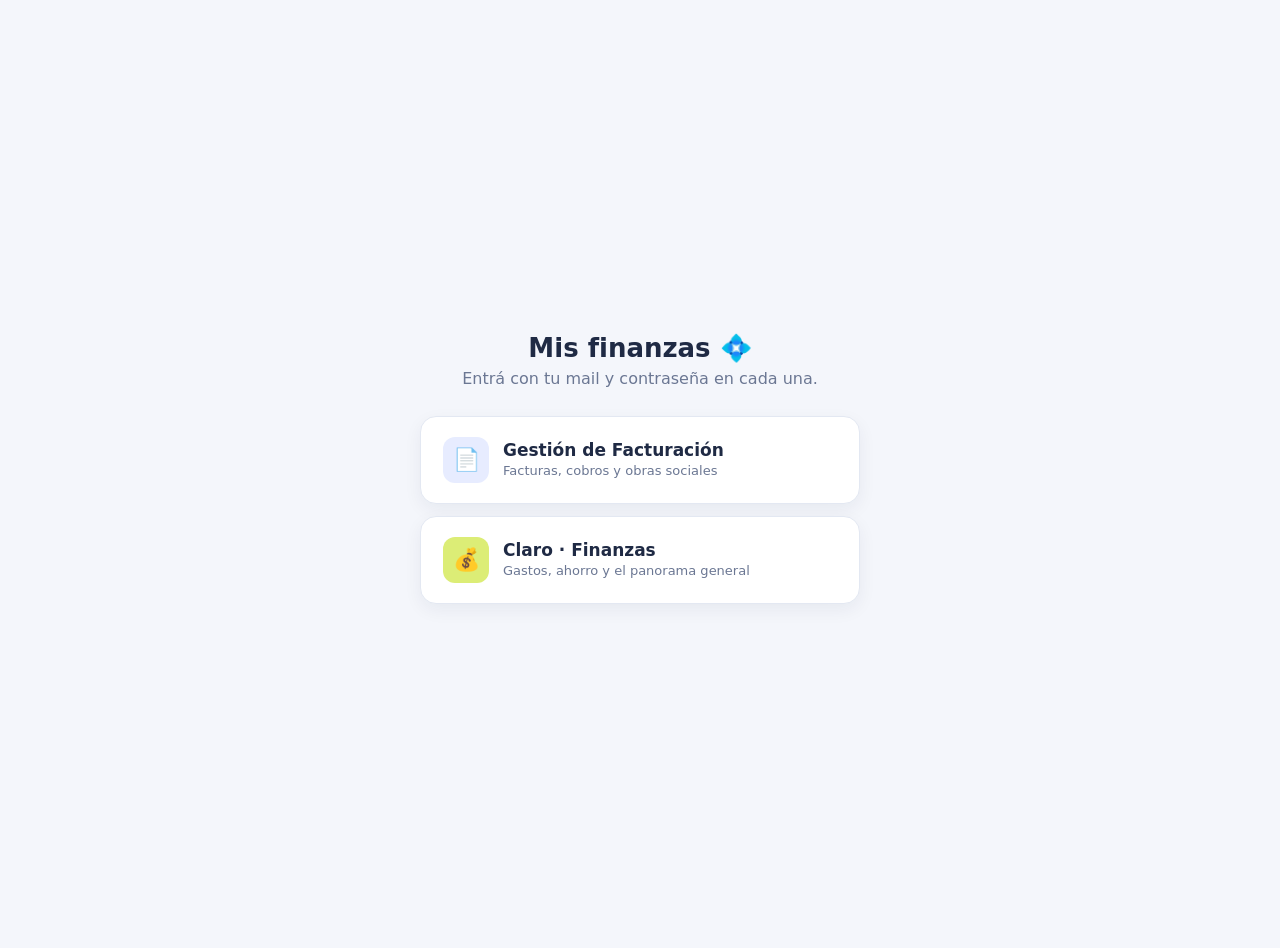
<file: index.html>
<!doctype html>
<html lang="es">
<head>
<meta charset="utf-8">
<meta name="viewport" content="width=device-width, initial-scale=1">
<title>Mis finanzas · Gise</title>
<style>
  body{margin:0;min-height:100vh;display:grid;place-items:center;background:#f4f6fb;color:#1f2a44;font-family:system-ui,-apple-system,Segoe UI,Roboto,sans-serif;padding:24px}
  .wrap{width:min(440px,100%);text-align:center}
  h1{font-size:26px;margin:0 0 6px}
  p.sub{color:#6b7793;margin:0 0 28px}
  a.card{display:flex;align-items:center;gap:14px;text-decoration:none;background:#fff;border:1px solid #e3e8f2;border-radius:16px;padding:20px 22px;margin:12px 0;box-shadow:0 6px 18px rgba(20,30,60,.06);color:inherit;transition:transform .1s}
  a.card:hover{transform:translateY(-2px)}
  .ico{width:46px;height:46px;border-radius:12px;display:grid;place-items:center;font-size:22px;flex:none}
  .ico.f{background:#e7ecff}
  .ico.c{background:#dced76}
  .t{text-align:left}
  .t b{display:block;font-size:17px}
  .t span{font-size:13px;color:#6b7793}
</style>
</head>
<body>
  <div class="wrap">
    <h1>Mis finanzas 💠</h1>
    <p class="sub">Entrá con tu mail y contraseña en cada una.</p>
    <a class="card" href="facturacion.html">
      <div class="ico f">📄</div>
      <div class="t"><b>Gestión de Facturación</b><span>Facturas, cobros y obras sociales</span></div>
    </a>
    <a class="card" href="claro/index.html">
      <div class="ico c">💰</div>
      <div class="t"><b>Claro · Finanzas</b><span>Gastos, ahorro y el panorama general</span></div>
    </a>
  </div>
</body>
</html>
</file>
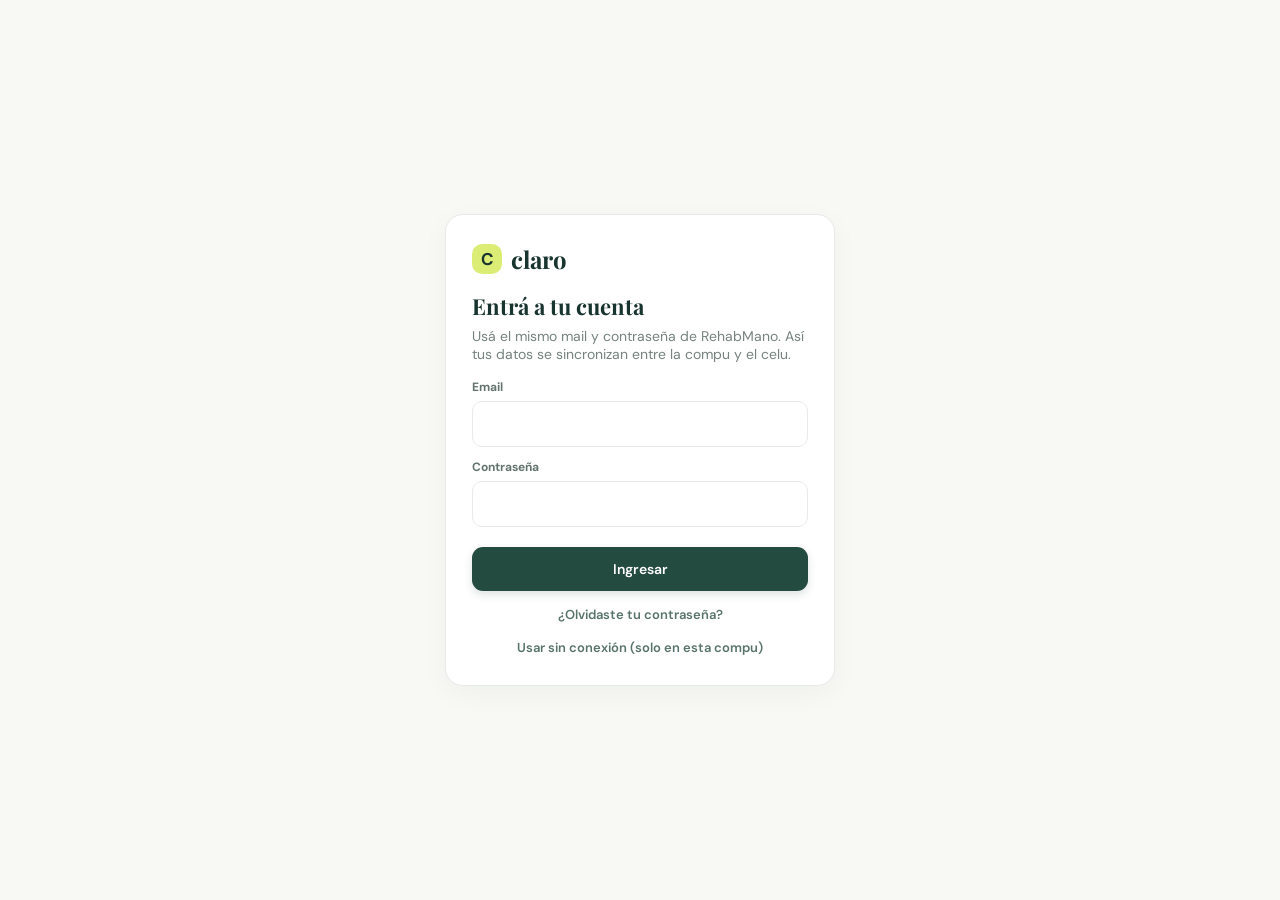
<file: claro/index.html>
<!doctype html>
<html lang="es">
<head>
  <meta charset="UTF-8" />
  <meta name="viewport" content="width=device-width, initial-scale=1, viewport-fit=cover" />
  <meta name="theme-color" content="#24463d" />
  <link rel="manifest" href="manifest.webmanifest" />
  <link rel="stylesheet" href="styles.css" />
  <title>Claro · Finanzas personales</title>
</head>
<body>
  <div class="app-shell">
    <aside class="sidebar">
      <a class="brand" href="#inicio"><span class="brand-mark">C</span><span>claro</span></a>
      <nav class="nav" aria-label="Principal">
        <button class="nav-item active" data-view="inicio"><span>⌂</span> Inicio</button>
        <button class="nav-item" data-view="movimientos"><span>↕</span> Movimientos</button>
        <button class="nav-item" data-view="presupuesto"><span>◔</span> Presupuesto</button>
        <button class="nav-item" data-view="fijos"><span>⟳</span> Fijos</button>
        <button class="nav-item" data-view="ahorro"><span>◎</span> Ahorro</button>
        <button class="nav-item" data-view="reportes"><span>⌁</span> Reportes</button>
      </nav>
      <div class="sidebar-foot">
        <button class="nav-item" data-view="configuracion"><span>⚙</span> Configuración</button>
        <button class="theme-toggle" id="themeToggle" aria-label="Cambiar tema">☾ <span>Modo oscuro</span></button>
      </div>
    </aside>

    <main class="main">
      <header class="topbar">
        <div class="mobile-brand"><span class="brand-mark">C</span> claro</div>
        <div class="date-label" id="dateLabel"></div>
        <button class="quick-add" id="openQuickAdd"><span>＋</span> Registrar movimiento</button>
      </header>

      <section class="view active" id="inicio">
        <div class="hero-head"><div><p class="eyebrow">RESUMEN DEL MES</p><h1>Hola, Gisela <span>✦</span></h1><p class="muted">Así se ve tu dinero este mes.</p></div><div class="month-nav"><button class="month-arrow" id="monthPrev" aria-label="Mes anterior">◀</button><button class="ghost-button" id="monthButton">Este mes</button><button class="month-arrow" id="monthNext" aria-label="Mes siguiente">▶</button></div></div>
        <div class="balance-card"><div><p id="balanceLabel">Balance del mes</p><strong id="balance">$ 0</strong><span class="balance-change">Empezá registrando tu primer movimiento</span></div><div class="balance-blob"></div><button class="visibility" id="visibility">◉</button></div>
        <div class="stat-grid">
          <article class="stat-card income"><span class="stat-icon">↓</span><p>Ingresos</p><strong id="income">$ 0</strong><small>este mes</small></article>
          <article class="stat-card expense"><span class="stat-icon">↑</span><p>Gastos</p><strong id="expense">$ 0</strong><small>este mes</small></article>
          <article class="stat-card savings"><span class="stat-icon">◎</span><p>Ahorro</p><strong id="savings">$ 0</strong><small>acumulado</small></article>
        </div>
        <div class="content-grid">
          <article class="panel movements-panel"><div class="panel-head"><div><h2>Últimos movimientos</h2><p>Lo más reciente</p></div><button class="link-button" data-view="movimientos">Ver todos →</button></div><div id="recentMovements" class="movement-list"></div></article>
          <article class="panel category-panel"><div class="panel-head"><div><h2>Gastos por categoría</h2><p>Este mes</p></div><button class="more">•••</button></div><div id="categoryChart" class="category-chart"></div></article>
        </div>
        <div class="budget-banner" id="budgetBanner"><div class="budget-emoji">⚑</div><div><p class="eyebrow">PRESUPUESTO</p><strong>Vas muy bien este mes</strong><span id="budgetMessage">Llevás $ 0 de tus presupuestos.</span></div><button data-view="presupuesto">Ver detalle →</button></div>
        <div class="due-banner" id="dueBanner" hidden><div class="due-emoji">⟳</div><div><p class="eyebrow">GASTOS FIJOS</p><strong id="dueTitle">Vencimientos</strong><span id="dueMessage"></span></div><button data-view="fijos">Ver fijos →</button></div>
      </section>

      <section class="view" id="movimientos"><div class="page-head"><div><p class="eyebrow">HISTORIAL</p><h1>Movimientos</h1></div></div><div class="filter-row"><input id="searchInput" placeholder="Buscar por concepto, categoría o etiqueta" /><select id="typeFilter"><option value="">Todos los tipos</option><option value="expense">Gastos</option><option value="income">Ingresos</option><option value="saving">Ahorro</option></select></div><div id="allMovements" class="panel full-list"></div></section>

      <section class="view" id="presupuesto"><div class="page-head"><div><p class="eyebrow">PLANIFICACIÓN</p><h1>Presupuesto mensual</h1><p class="muted">Un límite amable para lo que te importa.</p></div><button class="quick-add" id="addBudget">＋ Agregar categoría</button></div><div id="budgetList" class="budget-list"></div></section>

      <section class="view" id="fijos"><div class="page-head"><div><p class="eyebrow">RECURRENTES</p><h1>Gastos fijos</h1><p class="muted">Lo que pagás todos los meses, en un solo lugar.</p></div><button class="quick-add" id="addFixed">＋ Nuevo fijo</button></div><div id="fixedList" class="budget-list"></div></section>

      <section class="view" id="ahorro"><div class="page-head"><div><p class="eyebrow">TUS OBJETIVOS</p><h1>Ahorro</h1><p class="muted">Cada aporte te acerca un poco más.</p></div><button class="quick-add" id="addGoal">＋ Nuevo objetivo</button></div><div id="ahorroTotal" class="ahorro-total" hidden></div><div id="goalList" class="goal-list"></div></section>

      <section class="view" id="reportes"><div class="page-head"><div><p class="eyebrow">MIRÁ TU PROGRESO</p><h1>Reportes</h1><p class="muted">Una mirada simple para tomar mejores decisiones.</p></div></div><div class="report-grid"><article class="panel report-card"><h2>Ingresos vs. gastos</h2><p>Últimos 6 meses</p><div class="bar-chart" id="barChart"></div><div class="chart-key"><span><i class="income-dot"></i>Ingresos</span><span><i class="expense-dot"></i>Gastos</span></div></article><article class="panel report-card"><h2>Lo que más pesó</h2><p>Gastos por categoría</p><div id="reportCategories"></div></article><article class="panel report-card professional"><p class="eyebrow">CONSULTORIO</p><h2 id="professionalTotal">$ 0</h2><p>Gastos profesionales del mes</p><span>Se incluyen automáticamente al marcar “Profesional”.</span></article><article class="panel report-card"><h2>Fijos vs. Variables</h2><p>Gastos del mes</p><div id="fixVarChart"></div></article></div></section>

      <section class="view" id="configuracion"><div class="page-head"><div><p class="eyebrow">AJUSTES</p><h1>Configuración</h1></div></div><div class="settings-grid"><article class="panel setting"><h2>Categorías</h2><p>Tocá una para editarla o borrarla. Usá pocas; el detalle va en el concepto.</p><div id="categoryTags" class="tag-list"></div><button class="outline-button" id="addCategory">＋ Nueva categoría</button><details class="bulk-cats"><summary>Agregar muchas de una vez</summary><textarea id="bulkCats" rows="5" placeholder="Una categoría por línea. Podés pegar tu lista aunque tenga Fijo/Variable al lado."></textarea><button class="outline-button" id="addBulkCats">Agregar todas</button><button class="outline-button danger-btn" id="replaceCats">Reemplazar todas (borra las actuales)</button></details></article><article class="panel setting"><h2>Medios de pago</h2><p>Tocá uno para editarlo o borrarlo.</p><div id="paymentTags" class="tag-list"></div><button class="outline-button" id="addPayment">＋ Nuevo medio de pago</button></article><article class="panel setting"><h2>Dinero en el banco</h2><p>Poné cuánto tenés hoy. De ahí en más, se actualiza solo con tus ingresos y gastos.</p><p id="bankInfo" class="small"></p><button class="outline-button" id="setBank">Poner / ajustar saldo</button></article><article class="panel setting"><h2>Copias y exportación</h2><p>Tus datos se guardan en este dispositivo.</p><div class="settings-actions"><button class="outline-button" id="exportCsv">Descargar movimientos (Excel)</button><button class="outline-button" id="exportGoals">Descargar ahorros (Excel)</button><button class="outline-button" id="backupData">Crear copia de seguridad</button><label class="outline-button file-button">Restaurar copia<input type="file" id="restoreData" accept="application/json" /></label></div></article><article class="panel setting"><h2>Ingresos de Facturación</h2><p>Traé tus cobros de obras sociales e ingresos particulares desde la copia de tu app de Facturación. No carga nada dos veces: si reimportás, actualiza lo que cambió.</p><div class="import-choices"><label class="check-label"><input type="checkbox" id="impFacturas" checked> Cobros de obras sociales (facturas cobradas)</label><label class="check-label"><input type="checkbox" id="impIngresos" checked> Ingresos particulares (copagos, férulas, etc.)</label></div><label class="outline-button file-button">Importar copia de Facturación<input type="file" id="importFact" accept="application/json" /></label><p class="small" id="importInfo"></p></article><article class="panel setting"><h2>Sincronización</h2><p class="sync-status" id="syncStatus"><i></i> Guardado en este dispositivo</p><p class="small" id="syncUser"></p><div class="settings-actions"><button class="outline-button" id="loginBtn" hidden>Entrar / sincronizar</button><button class="outline-button" id="logoutBtn" hidden>Cerrar sesión</button></div></article></div></section>
    </main>
  </div>

  <nav class="bottom-nav"><button class="active" data-view="inicio">⌂<span>Inicio</span></button><button data-view="movimientos">↕<span>Movimientos</span></button><button id="mobileAdd">＋</button><button data-view="presupuesto">◔<span>Presupuesto</span></button><button data-view="ahorro">◎<span>Ahorro</span></button></nav>

  <dialog id="movementDialog"><form method="dialog" id="movementForm" class="modal"><div class="modal-head"><div><p class="eyebrow">REGISTRO RÁPIDO</p><h2>¿Qué movimiento hiciste?</h2></div><button value="cancel" class="close">×</button></div><div class="type-tabs"><button type="button" class="type-tab active" data-type="expense">Gasto</button><button type="button" class="type-tab" data-type="income">Ingreso</button></div><label class="amount-input"><span>$</span><input id="movementAmount" inputmode="decimal" type="number" min="0" step="1" placeholder="0" required autofocus /></label><label>Concepto<input id="movementDescription" placeholder="Ej. Pago de resumen" required /></label><div class="form-grid"><label>Categoría<select id="movementCategory"></select></label><label>Medio de pago<select id="movementPayment"></select></label></div><details><summary>Agregar detalles opcionales</summary><div class="form-grid details-grid"><label>Fecha<input id="movementDate" type="date" /></label><label>Tarjeta (si es pago de resumen)<select id="movementCard"><option value="">No corresponde</option><option>TC Banco Santa Fe</option><option>TC Credicoop</option><option>TC Cabal</option><option>TC Mercado Pago</option></select></label></div><label class="check-label"><input id="movementProfessional" type="checkbox" /> Es un gasto profesional</label></details><button class="save-button" value="default">Guardar movimiento</button></form></dialog>
  <dialog id="simpleDialog"><form method="dialog" id="simpleForm" class="modal"><div class="modal-head"><div><p class="eyebrow" id="simpleEyebrow">NUEVO</p><h2 id="simpleTitle">Agregar</h2></div><button value="cancel" class="close">×</button></div><div id="simpleFields"></div><button class="save-button" value="default">Guardar</button></form></dialog>
  <div class="toast" id="toast"></div>

  <div id="authOverlay" class="auth-overlay" hidden>
    <form id="authForm" class="auth-card">
      <div class="auth-brand"><span class="brand-mark">C</span> claro</div>
      <h2>Entrá a tu cuenta</h2>
      <p class="muted">Usá el mismo mail y contraseña de RehabMano. Así tus datos se sincronizan entre la compu y el celu.</p>
      <label>Email<input id="authEmail" type="email" autocomplete="username" required /></label>
      <label>Contraseña<input id="authPassword" type="password" autocomplete="current-password" required /></label>
      <p class="auth-error" id="authError" hidden></p>
      <button class="save-button" type="submit" id="authSubmit">Ingresar</button>
      <button type="button" class="linklike" id="authForgot">¿Olvidaste tu contraseña?</button>
      <button type="button" class="linklike" id="authOffline">Usar sin conexión (solo en esta compu)</button>
    </form>
  </div>

<script>
/* Supabase library (incrustada para funcionar como archivo) */
var supabase=(function(e){function t(e,t){var n={};for(var r in e)Object.prototype.hasOwnProperty.call(e,r)&&t.indexOf(r)<0&&(n[r]=e[r]);if(e!=null&&typeof Object.getOwnPropertySymbols==`function`)for(var i=0,r=Object.getOwnPropertySymbols(e);i<r.length;i++)t.indexOf(r[i])<0&&Object.prototype.propertyIsEnumerable.call(e,r[i])&&(n[r[i]]=e[r[i]]);return n}function n(e,t,n,r){function i(e){return e instanceof n?e:new n(function(t){t(e)})}return new(n||=Promise)(function(n,a){function o(e){try{c(r.next(e))}catch(e){a(e)}}function s(e){try{c(r.throw(e))}catch(e){a(e)}}function c(e){e.done?n(e.value):i(e.value).then(o,s)}c((r=r.apply(e,t||[])).next())})}let r=e=>e?(...t)=>e(...t):(...e)=>fetch(...e);var i=class extends Error{constructor(e,t=`FunctionsError`,n){super(e),this.name=t,this.context=n}toJSON(){return{name:this.name,message:this.message,context:this.context}}},a=class extends i{constructor(e){super(`Failed to send a request to the Edge Function`,`FunctionsFetchError`,e)}},o=class extends i{constructor(e){super(`Relay Error invoking the Edge Function`,`FunctionsRelayError`,e)}},s=class extends i{constructor(e){super(`Edge Function returned a non-2xx status code`,`FunctionsHttpError`,e)}},c;(function(e){e.Any=`any`,e.ApNortheast1=`ap-northeast-1`,e.ApNortheast2=`ap-northeast-2`,e.ApSouth1=`ap-south-1`,e.ApSoutheast1=`ap-southeast-1`,e.ApSoutheast2=`ap-southeast-2`,e.CaCentral1=`ca-central-1`,e.EuCentral1=`eu-central-1`,e.EuWest1=`eu-west-1`,e.EuWest2=`eu-west-2`,e.EuWest3=`eu-west-3`,e.SaEast1=`sa-east-1`,e.UsEast1=`us-east-1`,e.UsWest1=`us-west-1`,e.UsWest2=`us-west-2`})(c||={});var l=class{constructor(e,{headers:t={},customFetch:n,region:i=c.Any}={}){this.url=e,this.headers=t,this.region=i,this.fetch=r(n)}setAuth(e){this.headers.Authorization=`Bearer ${e}`}invoke(e){return n(this,arguments,void 0,function*(e,t={}){var n;let r,i,c;try{let{headers:n,method:l,body:u,signal:d,timeout:f}=t,p={},{region:m}=t;m||=this.region;let h=new URL(`${this.url}/${e}`);m&&m!==`any`&&(p[`x-region`]=m,h.searchParams.set(`forceFunctionRegion`,m));let g,ee=!!n&&Object.keys(n).some(e=>e.toLowerCase()===`content-type`);u&&!ee?typeof Blob<`u`&&u instanceof Blob||u instanceof ArrayBuffer?(p[`Content-Type`]=`application/octet-stream`,g=u):typeof u==`string`?(p[`Content-Type`]=`text/plain`,g=u):typeof FormData<`u`&&u instanceof FormData?g=u:(p[`Content-Type`]=`application/json`,g=JSON.stringify(u)):g=u&&typeof u!=`string`&&!(typeof Blob<`u`&&u instanceof Blob)&&!(u instanceof ArrayBuffer)&&!(typeof FormData<`u`&&u instanceof FormData)?JSON.stringify(u):u;let te=d;f&&(i=new AbortController,r=setTimeout(()=>i.abort(),f),d?(te=i.signal,c=()=>i.abort(),d.addEventListener(`abort`,c)):te=i.signal);let _=yield this.fetch(h.toString(),{method:l||`POST`,headers:Object.assign(Object.assign(Object.assign({},p),this.headers),n),body:g,signal:te}).catch(e=>{throw new a(e)}),ne=_.headers.get(`x-relay-error`);if(ne&&ne===`true`)throw new o(_);if(!_.ok)throw new s(_);let re=(_.headers.get(`Content-Type`)??`text/plain`).split(`;`)[0].trim().toLowerCase(),ie;return ie=re===`application/json`?yield _.json():re===`application/octet-stream`||re===`application/pdf`?yield _.blob():re===`text/event-stream`?_:re===`multipart/form-data`?yield _.formData():yield _.text(),{data:ie,error:null,response:_}}catch(e){return{data:null,error:e,response:e instanceof s||e instanceof o?e.context:void 0}}finally{r&&clearTimeout(r),c&&((n=t.signal)==null||n.removeEventListener(`abort`,c))}})}},u=class extends Error{constructor(e){super(e.message),this.name=`PostgrestError`,this.details=e.details,this.hint=e.hint,this.code=e.code}toJSON(){return{name:this.name,message:this.message,details:this.details,hint:this.hint,code:this.code}}};let d=e=>Math.min(1e3*2**e,3e4),f=[520,503],p=[`GET`,`HEAD`,`OPTIONS`];function m(e){"@babel/helpers - typeof";return m=typeof Symbol==`function`&&typeof Symbol.iterator==`symbol`?function(e){return typeof e}:function(e){return e&&typeof Symbol==`function`&&e.constructor===Symbol&&e!==Symbol.prototype?`symbol`:typeof e},m(e)}function h(e,t){if(m(e)!=`object`||!e)return e;var n=e[Symbol.toPrimitive];if(n!==void 0){var r=n.call(e,t||`default`);if(m(r)!=`object`)return r;throw TypeError(`@@toPrimitive must return a primitive value.`)}return(t===`string`?String:Number)(e)}function g(e){var t=h(e,`string`);return m(t)==`symbol`?t:t+``}function ee(e,t,n){return(t=g(t))in e?Object.defineProperty(e,t,{value:n,enumerable:!0,configurable:!0,writable:!0}):e[t]=n,e}function te(e,t){var n=Object.keys(e);if(Object.getOwnPropertySymbols){var r=Object.getOwnPropertySymbols(e);t&&(r=r.filter(function(t){return Object.getOwnPropertyDescriptor(e,t).enumerable})),n.push.apply(n,r)}return n}function _(e){for(var t=1;t<arguments.length;t++){var n=arguments[t]==null?{}:arguments[t];t%2?te(Object(n),!0).forEach(function(t){ee(e,t,n[t])}):Object.getOwnPropertyDescriptors?Object.defineProperties(e,Object.getOwnPropertyDescriptors(n)):te(Object(n)).forEach(function(t){Object.defineProperty(e,t,Object.getOwnPropertyDescriptor(n,t))})}return e}function ne(e,t){return new Promise(n=>{if(t?.aborted){n();return}let r=setTimeout(()=>{t?.removeEventListener(`abort`,i),n()},e);function i(){clearTimeout(r),n()}t?.addEventListener(`abort`,i)})}function re(e,t,n,r){return!(!r||n>=3||!p.includes(e)||!f.includes(t))}async function ie(e,t,n,r){let i=0;for(;;){let a=_({},n.headers);i>0&&(a[`X-Retry-Count`]=String(i));let o;try{o=await e(t,{method:n.method,headers:a,body:n.body,signal:n.signal})}catch(e){if(e?.name===`AbortError`||e?.code===`ABORT_ERR`||!p.includes(n.method))throw e;if(r&&i<3){let e=d(i);i++,await ne(e,n.signal);continue}throw e}if(re(n.method,o.status,i,r)){let e=o.headers?.get(`Retry-After`)??null,t=e===null?d(i):Math.max(0,parseInt(e,10)||0)*1e3;await o.text(),i++,await ne(t,n.signal);continue}return o}}var ae=class{constructor(e){this.shouldThrowOnError=!1,this.retryEnabled=!0,this.method=e.method,this.url=e.url,this.headers=new Headers(e.headers),this.schema=e.schema,this.body=e.body,this.shouldThrowOnError=e.shouldThrowOnError??!1,this.signal=e.signal,this.isMaybeSingle=e.isMaybeSingle??!1,this.shouldStripNulls=e.shouldStripNulls??!1,this.urlLengthLimit=e.urlLengthLimit??8e3,this.retryEnabled=e.retry??!0,e.fetch?this.fetch=e.fetch:this.fetch=fetch}throwOnError(){return this.shouldThrowOnError=!0,this}stripNulls(){if(this.headers.get(`Accept`)===`text/csv`)throw Error(`stripNulls() cannot be used with csv()`);return this.shouldStripNulls=!0,this}setHeader(e,t){return this.headers=new Headers(this.headers),this.headers.set(e,t),this}retry(e){return this.retryEnabled=e,this}then(e,t){var n=this;if(this.schema===void 0||([`GET`,`HEAD`].includes(this.method)?this.headers.set(`Accept-Profile`,this.schema):this.headers.set(`Content-Profile`,this.schema)),this.method!==`GET`&&this.method!==`HEAD`&&this.headers.set(`Content-Type`,`application/json`),this.shouldStripNulls){let e=this.headers.get(`Accept`);e===`application/vnd.pgrst.object+json`?this.headers.set(`Accept`,`application/vnd.pgrst.object+json;nulls=stripped`):(!e||e===`application/json`)&&this.headers.set(`Accept`,`application/vnd.pgrst.array+json;nulls=stripped`)}let r=this.fetch,i=(async()=>{let e={};n.headers.forEach((t,n)=>{e[n]=t});let t=await ie(r,n.url.toString(),{method:n.method,headers:e,body:JSON.stringify(n.body,(e,t)=>typeof t==`bigint`?t.toString():t),signal:n.signal},n.retryEnabled);return await n.processResponse(t)})();return this.shouldThrowOnError||(i=i.catch(e=>{let t=``,n=``,r=``,i=e?.cause;if(i){let n=i?.message??``,r=i?.code??``;t=`${e?.name??`FetchError`}: ${e?.message}`,t+=`\n\nCaused by: ${i?.name??`Error`}: ${n}`,r&&(t+=` (${r})`),i?.stack&&(t+=`\n${i.stack}`)}else t=e?.stack??``;let a=this.url.toString().length;return e?.name===`AbortError`||e?.code===`ABORT_ERR`?(r=``,n=`Request was aborted (timeout or manual cancellation)`,a>this.urlLengthLimit&&(n+=`. Note: Your request URL is ${a} characters, which may exceed server limits. If selecting many fields, consider using views. If filtering with large arrays (e.g., .in('id', [many IDs])), consider using an RPC function to pass values server-side.`)):(i?.name===`HeadersOverflowError`||i?.code===`UND_ERR_HEADERS_OVERFLOW`)&&(r=``,n=`HTTP headers exceeded server limits (typically 16KB)`,a>this.urlLengthLimit&&(n+=`. Your request URL is ${a} characters. If selecting many fields, consider using views. If filtering with large arrays (e.g., .in('id', [200+ IDs])), consider using an RPC function instead.`)),{success:!1,error:{message:`${e?.name??`FetchError`}: ${e?.message}`,details:t,hint:n,code:r},data:null,count:null,status:0,statusText:``}})),i.then(e,t)}async processResponse(e){var t=this;let n=null,r=null,i=null,a=e.status,o=e.statusText;if(e.ok){if(t.method!==`HEAD`){let i=await e.text();if(i!==``)if(t.headers.get(`Accept`)===`text/csv`)r=i;else if(t.headers.get(`Accept`)&&t.headers.get(`Accept`)?.includes(`application/vnd.pgrst.plan+text`))r=i;else try{r=JSON.parse(i)}catch{if(n={message:i},r=null,t.shouldThrowOnError)throw new u({message:i,details:``,hint:``,code:``})}}let s=t.headers.get(`Prefer`)?.match(/count=(exact|planned|estimated)/),c=e.headers.get(`content-range`)?.split(`/`);if(s&&c&&c.length>1&&(i=parseInt(c[1])),t.isMaybeSingle&&Array.isArray(r))if(r.length>1){if(n={code:`PGRST116`,details:`Results contain ${r.length} rows, application/vnd.pgrst.object+json requires 1 row`,hint:null,message:`JSON object requested, multiple (or no) rows returned`},r=null,i=null,a=406,o=`Not Acceptable`,t.shouldThrowOnError)throw new u(_(_({},n),{},{hint:n.hint??``}))}else r=r.length===1?r[0]:null}else{let i=await e.text();try{n=JSON.parse(i),Array.isArray(n)&&e.status===404&&(r=[],n=null,a=200,o=`OK`)}catch{e.status===404&&i===``?(a=204,o=`No Content`):n={message:i}}if(n&&t.shouldThrowOnError)throw new u(n)}return{success:n===null,error:n,data:r,count:i,status:a,statusText:o}}returns(){return this}overrideTypes(){return this}},oe=class extends ae{throwOnError(){return super.throwOnError()}select(e){let t=!1,n=(e??`*`).split(``).map(e=>/\s/.test(e)&&!t?``:(e===`"`&&(t=!t),e)).join(``);return this.url.searchParams.set(`select`,n),this.headers.append(`Prefer`,`return=representation`),this}order(e,{ascending:t=!0,nullsFirst:n,foreignTable:r,referencedTable:i=r}={}){let a=i?`${i}.order`:`order`,o=this.url.searchParams.get(a);return this.url.searchParams.set(a,`${o?`${o},`:``}${e}.${t?`asc`:`desc`}${n===void 0?``:n?`.nullsfirst`:`.nullslast`}`),this}limit(e,{foreignTable:t,referencedTable:n=t}={}){let r=n===void 0?`limit`:`${n}.limit`;return this.url.searchParams.set(r,`${e}`),this}range(e,t,{foreignTable:n,referencedTable:r=n}={}){let i=r===void 0?`offset`:`${r}.offset`,a=r===void 0?`limit`:`${r}.limit`;return this.url.searchParams.set(i,`${e}`),this.url.searchParams.set(a,`${t-e+1}`),this}abortSignal(e){return this.signal=e,this}single(){return this.headers.set(`Accept`,`application/vnd.pgrst.object+json`),this}maybeSingle(){return this.isMaybeSingle=!0,this}csv(){return this.headers.set(`Accept`,`text/csv`),this}geojson(){return this.headers.set(`Accept`,`application/geo+json`),this}explain({analyze:e=!1,verbose:t=!1,settings:n=!1,buffers:r=!1,wal:i=!1,format:a=`text`}={}){let o=[e?`analyze`:null,t?`verbose`:null,n?`settings`:null,r?`buffers`:null,i?`wal`:null].filter(Boolean).join(`|`),s=this.headers.get(`Accept`)??`application/json`;return this.headers.set(`Accept`,`application/vnd.pgrst.plan+${a}; for="${s}"; options=${o};`),this}rollback(){return this.headers.append(`Prefer`,`tx=rollback`),this}returns(){return this}maxAffected(e){return this.headers.append(`Prefer`,`handling=strict`),this.headers.append(`Prefer`,`max-affected=${e}`),this}};let se=RegExp(`[,()]`);var v=class extends oe{throwOnError(){return super.throwOnError()}eq(e,t){return this.url.searchParams.append(e,`eq.${t}`),this}neq(e,t){return this.url.searchParams.append(e,`neq.${t}`),this}gt(e,t){return this.url.searchParams.append(e,`gt.${t}`),this}gte(e,t){return this.url.searchParams.append(e,`gte.${t}`),this}lt(e,t){return this.url.searchParams.append(e,`lt.${t}`),this}lte(e,t){return this.url.searchParams.append(e,`lte.${t}`),this}like(e,t){return this.url.searchParams.append(e,`like.${t}`),this}likeAllOf(e,t){return this.url.searchParams.append(e,`like(all).{${t.join(`,`)}}`),this}likeAnyOf(e,t){return this.url.searchParams.append(e,`like(any).{${t.join(`,`)}}`),this}ilike(e,t){return this.url.searchParams.append(e,`ilike.${t}`),this}ilikeAllOf(e,t){return this.url.searchParams.append(e,`ilike(all).{${t.join(`,`)}}`),this}ilikeAnyOf(e,t){return this.url.searchParams.append(e,`ilike(any).{${t.join(`,`)}}`),this}regexMatch(e,t){return this.url.searchParams.append(e,`match.${t}`),this}regexIMatch(e,t){return this.url.searchParams.append(e,`imatch.${t}`),this}is(e,t){return this.url.searchParams.append(e,`is.${t}`),this}isDistinct(e,t){return this.url.searchParams.append(e,`isdistinct.${t}`),this}in(e,t){let n=Array.from(new Set(t)).map(e=>typeof e==`string`&&se.test(e)?`"${e}"`:`${e}`).join(`,`);return this.url.searchParams.append(e,`in.(${n})`),this}notIn(e,t){let n=Array.from(new Set(t)).map(e=>typeof e==`string`&&se.test(e)?`"${e}"`:`${e}`).join(`,`);return this.url.searchParams.append(e,`not.in.(${n})`),this}contains(e,t){return typeof t==`string`?this.url.searchParams.append(e,`cs.${t}`):Array.isArray(t)?this.url.searchParams.append(e,`cs.{${t.join(`,`)}}`):this.url.searchParams.append(e,`cs.${JSON.stringify(t)}`),this}containedBy(e,t){return typeof t==`string`?this.url.searchParams.append(e,`cd.${t}`):Array.isArray(t)?this.url.searchParams.append(e,`cd.{${t.join(`,`)}}`):this.url.searchParams.append(e,`cd.${JSON.stringify(t)}`),this}rangeGt(e,t){return this.url.searchParams.append(e,`sr.${t}`),this}rangeGte(e,t){return this.url.searchParams.append(e,`nxl.${t}`),this}rangeLt(e,t){return this.url.searchParams.append(e,`sl.${t}`),this}rangeLte(e,t){return this.url.searchParams.append(e,`nxr.${t}`),this}rangeAdjacent(e,t){return this.url.searchParams.append(e,`adj.${t}`),this}overlaps(e,t){return typeof t==`string`?this.url.searchParams.append(e,`ov.${t}`):this.url.searchParams.append(e,`ov.{${t.join(`,`)}}`),this}textSearch(e,t,{config:n,type:r}={}){let i=``;r===`plain`?i=`pl`:r===`phrase`?i=`ph`:r===`websearch`&&(i=`w`);let a=n===void 0?``:`(${n})`;return this.url.searchParams.append(e,`${i}fts${a}.${t}`),this}match(e){return Object.entries(e).filter(([e,t])=>t!==void 0).forEach(([e,t])=>{this.url.searchParams.append(e,`eq.${t}`)}),this}not(e,t,n){return this.url.searchParams.append(e,`not.${t}.${n}`),this}or(e,{foreignTable:t,referencedTable:n=t}={}){let r=n?`${n}.or`:`or`;return this.url.searchParams.append(r,`(${e})`),this}filter(e,t,n){return this.url.searchParams.append(e,`${t}.${n}`),this}},ce=class{constructor(e,{headers:t={},schema:n,fetch:r,urlLengthLimit:i=8e3,retry:a}){this.url=e,this.headers=new Headers(t),this.schema=n,this.fetch=r,this.urlLengthLimit=i,this.retry=a}cloneRequestState(){return{url:new URL(this.url.toString()),headers:new Headers(this.headers)}}select(e,t){let{head:n=!1,count:r}=t??{},i=n?`HEAD`:`GET`,a=!1,o=(e??`*`).split(``).map(e=>/\s/.test(e)&&!a?``:(e===`"`&&(a=!a),e)).join(``),{url:s,headers:c}=this.cloneRequestState();return s.searchParams.set(`select`,o),r&&c.append(`Prefer`,`count=${r}`),new v({method:i,url:s,headers:c,schema:this.schema,fetch:this.fetch,urlLengthLimit:this.urlLengthLimit,retry:this.retry})}insert(e,{count:t,defaultToNull:n=!0}={}){let{url:r,headers:i}=this.cloneRequestState();if(t&&i.append(`Prefer`,`count=${t}`),n||i.append(`Prefer`,`missing=default`),Array.isArray(e)){let t=e.reduce((e,t)=>e.concat(Object.keys(t)),[]);if(t.length>0){let e=[...new Set(t)].map(e=>`"${e}"`);r.searchParams.set(`columns`,e.join(`,`))}}return new v({method:`POST`,url:r,headers:i,schema:this.schema,body:e,fetch:this.fetch??fetch,urlLengthLimit:this.urlLengthLimit,retry:this.retry})}upsert(e,{onConflict:t,ignoreDuplicates:n=!1,count:r,defaultToNull:i=!0}={}){let{url:a,headers:o}=this.cloneRequestState();if(o.append(`Prefer`,`resolution=${n?`ignore`:`merge`}-duplicates`),t!==void 0&&a.searchParams.set(`on_conflict`,t),r&&o.append(`Prefer`,`count=${r}`),i||o.append(`Prefer`,`missing=default`),Array.isArray(e)){let t=e.reduce((e,t)=>e.concat(Object.keys(t)),[]);if(t.length>0){let e=[...new Set(t)].map(e=>`"${e}"`);a.searchParams.set(`columns`,e.join(`,`))}}return new v({method:`POST`,url:a,headers:o,schema:this.schema,body:e,fetch:this.fetch??fetch,urlLengthLimit:this.urlLengthLimit,retry:this.retry})}update(e,{count:t}={}){let{url:n,headers:r}=this.cloneRequestState();return t&&r.append(`Prefer`,`count=${t}`),new v({method:`PATCH`,url:n,headers:r,schema:this.schema,body:e,fetch:this.fetch??fetch,urlLengthLimit:this.urlLengthLimit,retry:this.retry})}delete({count:e}={}){let{url:t,headers:n}=this.cloneRequestState();return e&&n.append(`Prefer`,`count=${e}`),new v({method:`DELETE`,url:t,headers:n,schema:this.schema,fetch:this.fetch??fetch,urlLengthLimit:this.urlLengthLimit,retry:this.retry})}};function le(e,t){try{let t=JSON.parse(e);if(t&&typeof t==`object`&&!Array.isArray(t))return new u({message:String(t.message??e),details:t.details??``,hint:t.hint??``,code:t.code??``})}catch{}return new u({message:e||t,details:``,hint:``,code:``})}function ue(e,t,n){let r=e;return{success:!1,error:new u({message:`${r?.name??`FetchError`}: ${r?.message}`,details:``,hint:``,code:``}),data:null,count:null,status:t,statusText:n}}var de=class e{constructor(e,{headers:t={},schema:n,fetch:r,timeout:i,urlLengthLimit:a=8e3,retry:o}={}){this.url=e,this.headers=new Headers(t),this.schemaName=n,this.urlLengthLimit=a;let s=r??globalThis.fetch;i!==void 0&&i>0?this.fetch=(e,t)=>{let n=new AbortController,r=setTimeout(()=>n.abort(),i),a=t?.signal;if(a){if(a.aborted)return clearTimeout(r),s(e,t);let i=()=>{clearTimeout(r),n.abort()};return a.addEventListener(`abort`,i,{once:!0}),s(e,_(_({},t),{},{signal:n.signal})).finally(()=>{clearTimeout(r),a.removeEventListener(`abort`,i)})}return s(e,_(_({},t),{},{signal:n.signal})).finally(()=>clearTimeout(r))}:this.fetch=s,this.retry=o}from(e){if(!e||typeof e!=`string`||e.trim()===``)throw Error(`Invalid relation name: relation must be a non-empty string.`);return new ce(new URL(`${this.url}/${e}`),{headers:new Headers(this.headers),schema:this.schemaName,fetch:this.fetch,urlLengthLimit:this.urlLengthLimit,retry:this.retry})}schema(t){return new e(this.url,{headers:this.headers,schema:t,fetch:this.fetch,urlLengthLimit:this.urlLengthLimit,retry:this.retry})}async getOpenApiSpec(){var e=this;let t=new Headers(e.headers);t.set(`Accept`,`application/openapi+json`),e.schemaName&&t.set(`Accept-Profile`,e.schemaName);let n={};t.forEach((e,t)=>{n[t]=e});let r=e.fetch??globalThis.fetch,i;try{i=await ie(r,`${e.url}/`,{method:`GET`,headers:n},e.retry??!0)}catch(e){return ue(e,0,``)}let a;try{a=await i.text()}catch(e){return ue(e,i.status,i.statusText)}if(i.ok)try{return{success:!0,error:null,data:JSON.parse(a),count:null,status:i.status,statusText:i.statusText}}catch{}return{success:!1,error:le(a,i.statusText),data:null,count:null,status:i.status,statusText:i.statusText}}rpc(e,t={},{head:n=!1,get:r=!1,count:i}={}){let a,o=new URL(`${this.url}/rpc/${e}`),s,c=e=>typeof e==`object`&&!!e&&(!Array.isArray(e)||e.some(c)),l=n&&Object.values(t).some(c);l?(a=`POST`,s=t):n||r?(a=n?`HEAD`:`GET`,Object.entries(t).filter(([e,t])=>t!==void 0).map(([e,t])=>[e,Array.isArray(t)?`{${t.join(`,`)}}`:`${t}`]).forEach(([e,t])=>{o.searchParams.append(e,t)})):(a=`POST`,s=t);let u=new Headers(this.headers);return l?u.set(`Prefer`,i?`count=${i},return=minimal`:`return=minimal`):i&&u.set(`Prefer`,`count=${i}`),new v({method:a,url:o,headers:u,schema:this.schemaName,body:s,fetch:this.fetch??fetch,urlLengthLimit:this.urlLengthLimit,retry:this.retry})}},fe=class{constructor(){}static detectEnvironment(){if(typeof WebSocket<`u`)return{type:`native`,wsConstructor:WebSocket};let e=globalThis;if(typeof globalThis<`u`&&e.WebSocket!==void 0)return{type:`native`,wsConstructor:e.WebSocket};let t=typeof global<`u`?global:void 0;if(t&&t.WebSocket!==void 0)return{type:`native`,wsConstructor:t.WebSocket};if(typeof globalThis<`u`&&e.WebSocketPair!==void 0&&globalThis.WebSocket===void 0)return{type:`cloudflare`,error:`Cloudflare Workers detected. WebSocket clients are not supported in Cloudflare Workers.`,workaround:`Use Cloudflare Workers WebSocket API for server-side WebSocket handling, or deploy to a different runtime.`};if(typeof globalThis<`u`&&e.EdgeRuntime||typeof navigator<`u`&&navigator.userAgent?.includes(`Vercel-Edge`))return{type:`unsupported`,error:`Edge runtime detected (Vercel Edge/Netlify Edge). WebSockets are not supported in edge functions.`,workaround:`Use serverless functions or a different deployment target for WebSocket functionality.`};let n=globalThis.process;if(n){let e=n.versions;if(e&&e.node)return{type:`unsupported`,error:`Node.js detected but native WebSocket not found.`,workaround:`Ensure you are running Node.js 22+ or provide a WebSocket implementation via the transport option.`}}return{type:`unsupported`,error:`Unknown JavaScript runtime without WebSocket support.`,workaround:`Ensure you're running in a supported environment (browser, Node.js, Deno) or provide a custom WebSocket implementation.`}}static getWebSocketConstructor(){let e=this.detectEnvironment();if(e.wsConstructor)return e.wsConstructor;let t=e.error||`WebSocket not supported in this environment.`;throw e.workaround&&(t+=`\n\nSuggested solution: ${e.workaround}`),Error(t)}static isWebSocketSupported(){try{return this.detectEnvironment().type===`native`}catch{return!1}}};let y={closed:`closed`,errored:`errored`,joined:`joined`,joining:`joining`,leaving:`leaving`},pe={close:`phx_close`,error:`phx_error`,join:`phx_join`,reply:`phx_reply`,leave:`phx_leave`,access_token:`access_token`},me={connecting:`connecting`,open:`open`,closing:`closing`,closed:`closed`};var he=class{constructor(e){this.HEADER_LENGTH=1,this.USER_BROADCAST_PUSH_META_LENGTH=6,this.KINDS={userBroadcastPush:3,userBroadcast:4},this.BINARY_ENCODING=0,this.JSON_ENCODING=1,this.BROADCAST_EVENT=`broadcast`,this.allowedMetadataKeys=[],this.allowedMetadataKeys=e??[]}encode(e,t){if(e.event===this.BROADCAST_EVENT&&!(e.payload instanceof ArrayBuffer)&&typeof e.payload.event==`string`)return t(this._binaryEncodeUserBroadcastPush(e));let n=[e.join_ref,e.ref,e.topic,e.event,e.payload];return t(JSON.stringify(n))}_binaryEncodeUserBroadcastPush(e){return this._isArrayBuffer(e.payload?.payload)?this._encodeBinaryUserBroadcastPush(e):this._encodeJsonUserBroadcastPush(e)}_encodeBinaryUserBroadcastPush(e){let t=e.payload?.payload??new ArrayBuffer(0);return this._encodeUserBroadcastPush(e,this.BINARY_ENCODING,t)}_encodeJsonUserBroadcastPush(e){let t=e.payload?.payload??{},n=new TextEncoder().encode(JSON.stringify(t)).buffer;return this._encodeUserBroadcastPush(e,this.JSON_ENCODING,n)}_encodeUserBroadcastPush(e,t,n){let r=new TextEncoder,i=r.encode(e.topic),a=r.encode(e.ref??``),o=r.encode(e.join_ref??``),s=r.encode(e.payload.event),c=this.allowedMetadataKeys?this._pick(e.payload,this.allowedMetadataKeys):{},l=r.encode(Object.keys(c).length===0?``:JSON.stringify(c));if(o.length>255)throw Error(`joinRef length ${o.length} exceeds maximum of 255`);if(a.length>255)throw Error(`ref length ${a.length} exceeds maximum of 255`);if(i.length>255)throw Error(`topic length ${i.length} exceeds maximum of 255`);if(s.length>255)throw Error(`userEvent length ${s.length} exceeds maximum of 255`);if(l.length>255)throw Error(`metadata length ${l.length} exceeds maximum of 255`);let u=this.USER_BROADCAST_PUSH_META_LENGTH+o.length+a.length+i.length+s.length+l.length,d=new ArrayBuffer(this.HEADER_LENGTH+u),f=new DataView(d),p=new Uint8Array(d),m=0;f.setUint8(m++,this.KINDS.userBroadcastPush),f.setUint8(m++,o.length),f.setUint8(m++,a.length),f.setUint8(m++,i.length),f.setUint8(m++,s.length),f.setUint8(m++,l.length),f.setUint8(m++,t),p.set(o,m),m+=o.length,p.set(a,m),m+=a.length,p.set(i,m),m+=i.length,p.set(s,m),m+=s.length,p.set(l,m),m+=l.length;var h=new Uint8Array(d.byteLength+n.byteLength);return h.set(new Uint8Array(d),0),h.set(new Uint8Array(n),d.byteLength),h.buffer}decode(e,t){if(this._isArrayBuffer(e))return t(this._binaryDecode(e));if(typeof e==`string`){let[n,r,i,a,o]=JSON.parse(e);return t({join_ref:n,ref:r,topic:i,event:a,payload:o})}return t({})}_binaryDecode(e){let t=new DataView(e),n=t.getUint8(0),r=new TextDecoder;switch(n){case this.KINDS.userBroadcast:return this._decodeUserBroadcast(e,t,r)}}_decodeUserBroadcast(e,t,n){let r=t.getUint8(1),i=t.getUint8(2),a=t.getUint8(3),o=t.getUint8(4),s=this.HEADER_LENGTH+4,c=n.decode(e.slice(s,s+r));s+=r;let l=n.decode(e.slice(s,s+i));s+=i;let u=n.decode(e.slice(s,s+a));s+=a;let d=e.slice(s,e.byteLength),f=o===this.JSON_ENCODING?JSON.parse(n.decode(d)):d,p={type:this.BROADCAST_EVENT,event:l,payload:f};return a>0&&(p.meta=JSON.parse(u)),{join_ref:null,ref:null,topic:c,event:this.BROADCAST_EVENT,payload:p}}_isArrayBuffer(e){return e instanceof ArrayBuffer||e?.constructor?.name===`ArrayBuffer`}_pick(e,t){return!e||typeof e!=`object`?{}:Object.fromEntries(Object.entries(e).filter(([e])=>t.includes(e)))}},b;(function(e){e.abstime=`abstime`,e.bool=`bool`,e.date=`date`,e.daterange=`daterange`,e.float4=`float4`,e.float8=`float8`,e.int2=`int2`,e.int4=`int4`,e.int4range=`int4range`,e.int8=`int8`,e.int8range=`int8range`,e.json=`json`,e.jsonb=`jsonb`,e.money=`money`,e.numeric=`numeric`,e.oid=`oid`,e.reltime=`reltime`,e.text=`text`,e.time=`time`,e.timestamp=`timestamp`,e.timestamptz=`timestamptz`,e.timetz=`timetz`,e.tsrange=`tsrange`,e.tstzrange=`tstzrange`})(b||={});let ge=(e,t,n={})=>{let r=n.skipTypes??[];return t?Object.keys(t).reduce((n,i)=>(n[i]=_e(i,e,t,r),n),{}):{}},_e=(e,t,n,r)=>{let i=t.find(t=>t.name===e)?.type,a=n[e];return i&&!r.includes(i)?ve(i,a):ye(a)},ve=(e,t)=>{if(e.charAt(0)===`_`)return Ce(t,e.slice(1,e.length));switch(e){case b.bool:return be(t);case b.float4:case b.float8:case b.int2:case b.int4:case b.int8:case b.numeric:case b.oid:return xe(t);case b.json:case b.jsonb:return Se(t);case b.timestamp:return we(t);case b.abstime:case b.date:case b.daterange:case b.int4range:case b.int8range:case b.money:case b.reltime:case b.text:case b.time:case b.timestamptz:case b.timetz:case b.tsrange:case b.tstzrange:return ye(t);default:return ye(t)}},ye=e=>e,be=e=>{switch(e){case`t`:return!0;case`f`:return!1;default:return e}},xe=e=>{if(typeof e==`string`){let t=parseFloat(e);if(!Number.isNaN(t))return t}return e},Se=e=>{if(typeof e==`string`)try{return JSON.parse(e)}catch{return e}return e},Ce=(e,t)=>{if(typeof e!=`string`)return e;let n=e.length-1,r=e[n];if(e[0]===`{`&&r===`}`){let r,i=e.slice(1,n);try{r=JSON.parse(`[`+i+`]`)}catch{r=i?i.split(`,`):[]}return r.map(e=>ve(t,e))}return e},we=e=>typeof e==`string`?e.replace(` `,`T`):e,Te=e=>{let t=new URL(e);return t.protocol=t.protocol.replace(/^ws/i,`http`),t.pathname=t.pathname.replace(/\/+$/,``).replace(/\/socket\/websocket$/i,``).replace(/\/socket$/i,``).replace(/\/websocket$/i,``),t.pathname===``||t.pathname===`/`?t.pathname=`/api/broadcast`:t.pathname+=`/api/broadcast`,t.href};var Ee=e=>typeof e==`function`?e:function(){return e},De=typeof self<`u`?self:null,Oe=typeof window<`u`?window:null,x=De||Oe||globalThis,ke=`2.0.0`,Ae=1e4,je=1e3,Me=100,S={connecting:0,open:1,closing:2,closed:3},C={closed:`closed`,errored:`errored`,joined:`joined`,joining:`joining`,leaving:`leaving`},w={close:`phx_close`,error:`phx_error`,join:`phx_join`,reply:`phx_reply`,leave:`phx_leave`},Ne={longpoll:`longpoll`,websocket:`websocket`},Pe={complete:4},Fe=`base64url.bearer.phx.`,Ie=class{constructor(e,t,n,r){this.channel=e,this.event=t,this.payload=n||function(){return{}},this.receivedResp=null,this.timeout=r,this.timeoutTimer=null,this.recHooks=[],this.sent=!1,this.ref=void 0}resend(e){this.timeout=e,this.reset(),this.send()}send(){this.hasReceived(`timeout`)||(this.startTimeout(),this.sent=!0,this.channel.socket.push({topic:this.channel.topic,event:this.event,payload:this.payload(),ref:this.ref,join_ref:this.channel.joinRef()}))}receive(e,t){return this.hasReceived(e)&&t(this.receivedResp.response),this.recHooks.push({status:e,callback:t}),this}reset(){this.cancelRefEvent(),this.ref=null,this.refEvent=null,this.receivedResp=null,this.sent=!1}destroy(){this.cancelRefEvent(),this.cancelTimeout()}matchReceive({status:e,response:t,_ref:n}){this.recHooks.filter(t=>t.status===e).forEach(e=>e.callback(t))}cancelRefEvent(){this.refEvent&&this.channel.off(this.refEvent)}cancelTimeout(){clearTimeout(this.timeoutTimer),this.timeoutTimer=null}startTimeout(){this.timeoutTimer&&this.cancelTimeout(),this.ref=this.channel.socket.makeRef(),this.refEvent=this.channel.replyEventName(this.ref),this.channel.on(this.refEvent,e=>{this.cancelRefEvent(),this.cancelTimeout(),this.receivedResp=e,this.matchReceive(e)}),this.timeoutTimer=setTimeout(()=>{this.trigger(`timeout`,{})},this.timeout)}hasReceived(e){return this.receivedResp&&this.receivedResp.status===e}trigger(e,t){this.channel.trigger(this.refEvent,{status:e,response:t})}},Le=class{constructor(e,t){this.callback=e,this.timerCalc=t,this.timer=void 0,this.tries=0}reset(){this.tries=0,clearTimeout(this.timer)}scheduleTimeout(){clearTimeout(this.timer),this.timer=setTimeout(()=>{this.tries+=1,this.callback()},this.timerCalc(this.tries+1))}},Re=class{constructor(e,t,n){this.state=C.closed,this.topic=e,this.params=Ee(t||{}),this.socket=n,this.bindings=[],this.bindingRef=0,this.timeout=this.socket.timeout,this.joinedOnce=!1,this.joinPush=new Ie(this,w.join,this.params,this.timeout),this.pushBuffer=[],this.stateChangeRefs=[],this.rejoinTimer=new Le(()=>{this.socket.isConnected()&&this.rejoin()},this.socket.rejoinAfterMs),this.stateChangeRefs.push(this.socket.onError(()=>this.rejoinTimer.reset())),this.stateChangeRefs.push(this.socket.onOpen(()=>{this.rejoinTimer.reset(),this.isErrored()&&this.rejoin()})),this.joinPush.receive(`ok`,()=>{this.state=C.joined,this.rejoinTimer.reset(),this.pushBuffer.forEach(e=>e.send()),this.pushBuffer=[]}),this.joinPush.receive(`error`,e=>{this.state=C.errored,this.socket.hasLogger()&&this.socket.log(`channel`,`error ${this.topic}`,e),this.socket.isConnected()&&this.rejoinTimer.scheduleTimeout()}),this.onClose(()=>{this.rejoinTimer.reset(),this.socket.hasLogger()&&this.socket.log(`channel`,`close ${this.topic}`),this.state=C.closed,this.socket.remove(this)}),this.onError(e=>{this.socket.hasLogger()&&this.socket.log(`channel`,`error ${this.topic}`,e),this.isJoining()&&this.joinPush.reset(),this.state=C.errored,this.socket.isConnected()&&this.rejoinTimer.scheduleTimeout()}),this.joinPush.receive(`timeout`,()=>{this.socket.hasLogger()&&this.socket.log(`channel`,`timeout ${this.topic}`,this.joinPush.timeout),new Ie(this,w.leave,Ee({}),this.timeout).send(),this.state=C.errored,this.joinPush.reset(),this.socket.isConnected()&&this.rejoinTimer.scheduleTimeout()}),this.on(w.reply,(e,t)=>{this.trigger(this.replyEventName(t),e)})}join(e=this.timeout){if(this.joinedOnce)throw Error(`tried to join multiple times. 'join' can only be called a single time per channel instance`);return this.timeout=e,this.joinedOnce=!0,this.rejoin(),this.joinPush}teardown(){this.pushBuffer.forEach(e=>e.destroy()),this.pushBuffer=[],this.rejoinTimer.reset(),this.joinPush.destroy(),this.state=C.closed,this.bindings=[]}onClose(e){this.on(w.close,e)}onError(e){return this.on(w.error,t=>e(t))}on(e,t){let n=this.bindingRef++;return this.bindings.push({event:e,ref:n,callback:t}),n}off(e,t){this.bindings=this.bindings.filter(n=>!(n.event===e&&(t===void 0||t===n.ref)))}canPush(){return this.socket.isConnected()&&this.isJoined()}push(e,t,n=this.timeout){if(t||={},!this.joinedOnce)throw Error(`tried to push '${e}' to '${this.topic}' before joining. Use channel.join() before pushing events`);let r=new Ie(this,e,function(){return t},n);return this.canPush()?r.send():(r.startTimeout(),this.pushBuffer.push(r)),r}leave(e=this.timeout){this.rejoinTimer.reset(),this.joinPush.cancelTimeout(),this.state=C.leaving;let t=()=>{this.socket.hasLogger()&&this.socket.log(`channel`,`leave ${this.topic}`),this.trigger(w.close,`leave`)},n=new Ie(this,w.leave,Ee({}),e);return n.receive(`ok`,()=>t()).receive(`timeout`,()=>t()),n.send(),this.canPush()||n.trigger(`ok`,{}),n}onMessage(e,t,n){return t}filterBindings(e,t,n){return!0}isMember(e,t,n,r){return this.topic===e?r&&r!==this.joinRef()?(this.socket.hasLogger()&&this.socket.log(`channel`,`dropping outdated message`,{topic:e,event:t,payload:n,joinRef:r}),!1):!0:!1}joinRef(){return this.joinPush.ref}rejoin(e=this.timeout){this.isLeaving()||(this.socket.leaveOpenTopic(this.topic),this.state=C.joining,this.joinPush.resend(e))}trigger(e,t,n,r){let i=this.onMessage(e,t,n,r);if(t&&!i)throw Error(`channel onMessage callbacks must return the payload, modified or unmodified`);let a=this.bindings.filter(r=>r.event===e&&this.filterBindings(r,t,n));for(let e=0;e<a.length;e++)a[e].callback(i,n,r||this.joinRef())}replyEventName(e){return`chan_reply_${e}`}isClosed(){return this.state===C.closed}isErrored(){return this.state===C.errored}isJoined(){return this.state===C.joined}isJoining(){return this.state===C.joining}isLeaving(){return this.state===C.leaving}},ze=class{static request(e,t,n,r,i,a,o){if(x.XDomainRequest){let n=new x.XDomainRequest;return this.xdomainRequest(n,e,t,r,i,a,o)}else if(x.XMLHttpRequest){let s=new x.XMLHttpRequest;return this.xhrRequest(s,e,t,n,r,i,a,o)}else if(x.fetch&&x.AbortController)return this.fetchRequest(e,t,n,r,i,a,o);else throw Error(`No suitable XMLHttpRequest implementation found`)}static fetchRequest(e,t,n,r,i,a,o){let s={method:e,headers:n,body:r},c=null;return i&&(c=new AbortController,setTimeout(()=>c.abort(),i),s.signal=c.signal),x.fetch(t,s).then(e=>e.text()).then(e=>this.parseJSON(e)).then(e=>o&&o(e)).catch(e=>{e.name===`AbortError`&&a?a():o&&o(null)}),c}static xdomainRequest(e,t,n,r,i,a,o){return e.timeout=i,e.open(t,n),e.onload=()=>{let t=this.parseJSON(e.responseText);o&&o(t)},a&&(e.ontimeout=a),e.onprogress=()=>{},e.send(r),e}static xhrRequest(e,t,n,r,i,a,o,s){e.open(t,n,!0),e.timeout=a;for(let[t,n]of Object.entries(r))e.setRequestHeader(t,n);return e.onerror=()=>s&&s(null),e.onreadystatechange=()=>{e.readyState===Pe.complete&&s&&s(this.parseJSON(e.responseText))},o&&(e.ontimeout=o),e.send(i),e}static parseJSON(e){if(!e||e===``)return null;try{return JSON.parse(e)}catch{return console&&console.log(`failed to parse JSON response`,e),null}}static serialize(e,t){let n=[];for(var r in e){if(!Object.prototype.hasOwnProperty.call(e,r))continue;let i=t?`${t}[${r}]`:r,a=e[r];typeof a==`object`?n.push(this.serialize(a,i)):n.push(encodeURIComponent(i)+`=`+encodeURIComponent(a))}return n.join(`&`)}static appendParams(e,t){return Object.keys(t).length===0?e:`${e}${e.match(/\?/)?`&`:`?`}${this.serialize(t)}`}},Be=e=>{let t=``,n=new Uint8Array(e),r=n.byteLength;for(let e=0;e<r;e++)t+=String.fromCharCode(n[e]);return btoa(t)},T=class{constructor(e,t){t&&t.length===2&&t[1].startsWith(Fe)&&(this.authToken=atob(t[1].slice(Fe.length))),this.endPoint=null,this.token=null,this.skipHeartbeat=!0,this.reqs=new Set,this.awaitingBatchAck=!1,this.currentBatch=null,this.currentBatchTimer=null,this.batchBuffer=[],this.onopen=function(){},this.onerror=function(){},this.onmessage=function(){},this.onclose=function(){},this.pollEndpoint=this.normalizeEndpoint(e),this.readyState=S.connecting,setTimeout(()=>this.poll(),0)}normalizeEndpoint(e){return e.replace(`ws://`,`http://`).replace(`wss://`,`https://`).replace(RegExp(`(.*)/`+Ne.websocket),`$1/`+Ne.longpoll)}endpointURL(){return ze.appendParams(this.pollEndpoint,{token:this.token})}closeAndRetry(e,t,n){this.close(e,t,n),this.readyState=S.connecting}ontimeout(){this.onerror(`timeout`),this.closeAndRetry(1005,`timeout`,!1)}isActive(){return this.readyState===S.open||this.readyState===S.connecting}poll(){let e={Accept:`application/json`};this.authToken&&(e[`X-Phoenix-AuthToken`]=this.authToken),this.ajax(`GET`,e,null,()=>this.ontimeout(),e=>{if(e){var{status:t,token:n,messages:r}=e;if(t===410&&this.token!==null){this.onerror(410),this.closeAndRetry(3410,`session_gone`,!1);return}this.token=n}else t=0;switch(t){case 200:r.forEach(e=>{setTimeout(()=>this.onmessage({data:e}),0)}),this.poll();break;case 204:this.poll();break;case 410:this.readyState=S.open,this.onopen({}),this.poll();break;case 403:this.onerror(403),this.close(1008,`forbidden`,!1);break;case 0:case 500:this.onerror(500),this.closeAndRetry(1011,`internal server error`,500);break;default:throw Error(`unhandled poll status ${t}`)}})}send(e){typeof e!=`string`&&(e=Be(e)),this.currentBatch?this.currentBatch.push(e):this.awaitingBatchAck?this.batchBuffer.push(e):(this.currentBatch=[e],this.currentBatchTimer=setTimeout(()=>{this.batchSend(this.currentBatch),this.currentBatch=null},0))}batchSend(e,t=0){this.awaitingBatchAck=!0;let n=t+Me,r=e.slice(t,n);this.ajax(`POST`,{"Content-Type":`application/x-ndjson`},r.join(`
`),()=>this.onerror(`timeout`),t=>{!t||t.status!==200?(this.awaitingBatchAck=!1,this.onerror(t&&t.status),this.closeAndRetry(1011,`internal server error`,!1)):n<e.length?this.batchSend(e,n):this.batchBuffer.length>0?(this.batchSend(this.batchBuffer),this.batchBuffer=[]):this.awaitingBatchAck=!1})}close(e,t,n){for(let e of this.reqs)e.abort();this.readyState=S.closed;let r=Object.assign({code:1e3,reason:void 0,wasClean:!0},{code:e,reason:t,wasClean:n});this.batchBuffer=[],clearTimeout(this.currentBatchTimer),this.currentBatchTimer=null,typeof CloseEvent<`u`?this.onclose(new CloseEvent(`close`,r)):this.onclose(r)}ajax(e,t,n,r,i){let a;a=ze.request(e,this.endpointURL(),t,n,this.timeout,()=>{this.reqs.delete(a),r()},e=>{this.reqs.delete(a),this.isActive()&&i(e)}),this.reqs.add(a)}},Ve=class e{constructor(t,n={}){let r=n.events||{state:`presence_state`,diff:`presence_diff`};this.state=Object.create(null),this.pendingDiffs=[],this.channel=t,this.joinRef=null,this.caller={onJoin:function(){},onLeave:function(){},onSync:function(){}},this.channel.on(r.state,t=>{let{onJoin:n,onLeave:r,onSync:i}=this.caller;this.joinRef=this.channel.joinRef(),this.state=e.syncState(this.state,t,n,r),this.pendingDiffs.forEach(t=>{this.state=e.syncDiff(this.state,t,n,r)}),this.pendingDiffs=[],i()}),this.channel.on(r.diff,t=>{let{onJoin:n,onLeave:r,onSync:i}=this.caller;this.inPendingSyncState()?this.pendingDiffs.push(t):(this.state=e.syncDiff(this.state,t,n,r),i())})}onJoin(e){this.caller.onJoin=e}onLeave(e){this.caller.onLeave=e}onSync(e){this.caller.onSync=e}list(t){return e.list(this.state,t)}inPendingSyncState(){return!this.joinRef||this.joinRef!==this.channel.joinRef()}static syncState(e,t,n,r){let i=this.toNullProtoObj(this.clone(e));t=this.toNullProtoObj(t);let a=Object.create(null),o=Object.create(null);return this.map(i,(e,n)=>{t[e]||(o[e]=n)}),this.map(t,(e,t)=>{let n=i[e];if(n){let r=t.metas.map(e=>e.phx_ref),i=n.metas.map(e=>e.phx_ref),s=t.metas.filter(e=>i.indexOf(e.phx_ref)<0),c=n.metas.filter(e=>r.indexOf(e.phx_ref)<0);s.length>0&&(a[e]=t,a[e].metas=s),c.length>0&&(o[e]=this.clone(n),o[e].metas=c)}else a[e]=t}),this.syncDiff(i,{joins:a,leaves:o},n,r)}static syncDiff(e,t,n,r){e=this.toNullProtoObj(e);let{joins:i,leaves:a}=this.clone(t);return n||=function(){},r||=function(){},this.map(i,(t,r)=>{let i=e[t];if(e[t]=this.clone(r),i){let n=e[t].metas.map(e=>e.phx_ref),r=i.metas.filter(e=>n.indexOf(e.phx_ref)<0);e[t].metas.unshift(...r)}n(t,i,r)}),this.map(a,(t,n)=>{let i=e[t];if(!i)return;let a=n.metas.map(e=>e.phx_ref);i.metas=i.metas.filter(e=>a.indexOf(e.phx_ref)<0),r(t,i,n),i.metas.length===0&&delete e[t]}),e}static list(e,t){return t||=function(e,t){return t},this.map(e,(e,n)=>t(e,n))}static map(e,t){return Object.getOwnPropertyNames(e).map(n=>t(n,e[n]))}static toNullProtoObj(e){if(Object.getPrototypeOf(e)===null)return e;let t=Object.create(null);return Object.getOwnPropertyNames(e).forEach(n=>{t[n]=e[n]}),t}static clone(e){return JSON.parse(JSON.stringify(e))}},He={HEADER_LENGTH:1,META_LENGTH:4,KINDS:{push:0,reply:1,broadcast:2},encode(e,t){if(e.payload.constructor===ArrayBuffer)return t(this.binaryEncode(e));{let n=[e.join_ref,e.ref,e.topic,e.event,e.payload];return t(JSON.stringify(n))}},decode(e,t){if(e.constructor===ArrayBuffer)return t(this.binaryDecode(e));{let[n,r,i,a,o]=JSON.parse(e);return t({join_ref:n,ref:r,topic:i,event:a,payload:o})}},binaryEncode(e){let{join_ref:t,ref:n,event:r,topic:i,payload:a}=e,o=new TextEncoder,s=o.encode(t),c=o.encode(n),l=o.encode(i),u=o.encode(r);this.assertFieldSize(s.byteLength,`join_ref`),this.assertFieldSize(c.byteLength,`ref`),this.assertFieldSize(l.byteLength,`topic`),this.assertFieldSize(u.byteLength,`event`);let d=this.META_LENGTH+s.byteLength+c.byteLength+l.byteLength+u.byteLength,f=new ArrayBuffer(this.HEADER_LENGTH+d),p=new Uint8Array(f),m=new DataView(f),h=0;m.setUint8(h++,this.KINDS.push),m.setUint8(h++,s.byteLength),m.setUint8(h++,c.byteLength),m.setUint8(h++,l.byteLength),m.setUint8(h++,u.byteLength),p.set(s,h),h+=s.byteLength,p.set(c,h),h+=c.byteLength,p.set(l,h),h+=l.byteLength,p.set(u,h),h+=u.byteLength;var g=new Uint8Array(f.byteLength+a.byteLength);return g.set(p,0),g.set(new Uint8Array(a),f.byteLength),g.buffer},assertFieldSize(e,t){if(e>255)throw Error(`unable to convert ${t} to binary: must be less than or equal to 255 bytes, but is ${e} bytes`)},binaryDecode(e){let t=new DataView(e),n=t.getUint8(0),r=new TextDecoder;switch(n){case this.KINDS.push:return this.decodePush(e,t,r);case this.KINDS.reply:return this.decodeReply(e,t,r);case this.KINDS.broadcast:return this.decodeBroadcast(e,t,r)}},decodePush(e,t,n){let r=t.getUint8(1),i=t.getUint8(2),a=t.getUint8(3),o=this.HEADER_LENGTH+this.META_LENGTH-1,s=n.decode(e.slice(o,o+r));o+=r;let c=n.decode(e.slice(o,o+i));o+=i;let l=n.decode(e.slice(o,o+a));return o+=a,{join_ref:s,ref:null,topic:c,event:l,payload:e.slice(o,e.byteLength)}},decodeReply(e,t,n){let r=t.getUint8(1),i=t.getUint8(2),a=t.getUint8(3),o=t.getUint8(4),s=this.HEADER_LENGTH+this.META_LENGTH,c=n.decode(e.slice(s,s+r));s+=r;let l=n.decode(e.slice(s,s+i));s+=i;let u=n.decode(e.slice(s,s+a));s+=a;let d=n.decode(e.slice(s,s+o));s+=o;let f={status:d,response:e.slice(s,e.byteLength)};return{join_ref:c,ref:l,topic:u,event:w.reply,payload:f}},decodeBroadcast(e,t,n){let r=t.getUint8(1),i=t.getUint8(2),a=this.HEADER_LENGTH+2,o=n.decode(e.slice(a,a+r));a+=r;let s=n.decode(e.slice(a,a+i));return a+=i,{join_ref:null,ref:null,topic:o,event:s,payload:e.slice(a,e.byteLength)}}},Ue=class{constructor(e,t={}){this.stateChangeCallbacks={open:[],close:[],error:[],message:[]},this.channels=[],this.sendBuffer=[],this.ref=0,this.fallbackRef=null,this.timeout=t.timeout||Ae,this.transport=t.transport||x.WebSocket||T,this.conn=void 0,this.primaryPassedHealthCheck=!1,this.longPollFallbackMs=t.longPollFallbackMs,this.fallbackTimer=null;let n=null;try{n=x&&x.sessionStorage}catch{}this.sessionStore=t.sessionStorage||n,this.establishedConnections=0,this.defaultEncoder=He.encode.bind(He),this.defaultDecoder=He.decode.bind(He),this.closeWasClean=!0,this.disconnecting=!1,this.binaryType=t.binaryType||`arraybuffer`,this.connectClock=1,this.pageHidden=!1,this.encode=void 0,this.decode=void 0,this.transport===T?(this.encode=this.defaultEncoder,this.decode=this.defaultDecoder):(this.encode=t.encode||this.defaultEncoder,this.decode=t.decode||this.defaultDecoder);let r=null;Oe&&Oe.addEventListener&&(Oe.addEventListener(`pagehide`,e=>{this.conn&&(this.disconnect(),r=this.connectClock)}),Oe.addEventListener(`pageshow`,e=>{r===this.connectClock&&(r=null,this.connect())}),Oe.addEventListener(`visibilitychange`,()=>{document.visibilityState===`hidden`?this.pageHidden=!0:(this.pageHidden=!1,!this.isConnected()&&!this.closeWasClean&&this.teardown(()=>this.connect()))})),this.heartbeatIntervalMs=t.heartbeatIntervalMs||3e4,this.autoSendHeartbeat=t.autoSendHeartbeat??!0,this.heartbeatCallback=t.heartbeatCallback??(()=>{}),this.rejoinAfterMs=e=>t.rejoinAfterMs?t.rejoinAfterMs(e):[1e3,2e3,5e3][e-1]||1e4,this.reconnectAfterMs=e=>t.reconnectAfterMs?t.reconnectAfterMs(e):[10,50,100,150,200,250,500,1e3,2e3][e-1]||5e3,this.logger=t.logger||null,!this.logger&&t.debug&&(this.logger=(e,t,n)=>{console.log(`${e}: ${t}`,n)}),this.longpollerTimeout=t.longpollerTimeout||2e4,this.params=Ee(t.params||{}),this.endPoint=`${e}/${Ne.websocket}`,this.vsn=t.vsn||ke,this.heartbeatTimeoutTimer=null,this.heartbeatTimer=null,this.heartbeatSentAt=null,this.pendingHeartbeatRef=null,this.reconnectTimer=new Le(()=>{if(this.pageHidden){this.log(`Not reconnecting as page is hidden!`),this.teardown();return}this.teardown(async()=>{t.beforeReconnect&&await t.beforeReconnect(),this.connect()})},this.reconnectAfterMs),this.authToken=t.authToken&&Ee(t.authToken)}getLongPollTransport(){return T}replaceTransport(e){this.connectClock++,this.closeWasClean=!0,clearTimeout(this.fallbackTimer),this.reconnectTimer.reset(),this.conn&&=(this.conn.close(),null),this.transport=e}protocol(){return location.protocol.match(/^https/)?`wss`:`ws`}endPointURL(){let e=ze.appendParams(ze.appendParams(this.endPoint,this.params()),{vsn:this.vsn});return e.charAt(0)===`/`?e.charAt(1)===`/`?`${this.protocol()}:${e}`:`${this.protocol()}://${location.host}${e}`:e}disconnect(e,t,n){this.connectClock++,this.disconnecting=!0,this.closeWasClean=!0,clearTimeout(this.fallbackTimer),this.reconnectTimer.reset(),this.teardown(()=>{this.disconnecting=!1,e&&e()},t,n)}connect(e){e&&(console&&console.log(`passing params to connect is deprecated. Instead pass :params to the Socket constructor`),this.params=Ee(e)),!(this.conn&&!this.disconnecting)&&(this.longPollFallbackMs&&this.transport!==T?this.connectWithFallback(T,this.longPollFallbackMs):this.transportConnect())}log(e,t,n){this.logger&&this.logger(e,t,n)}hasLogger(){return this.logger!==null}onOpen(e){let t=this.makeRef();return this.stateChangeCallbacks.open.push([t,e]),t}onClose(e){let t=this.makeRef();return this.stateChangeCallbacks.close.push([t,e]),t}onError(e){let t=this.makeRef();return this.stateChangeCallbacks.error.push([t,e]),t}onMessage(e){let t=this.makeRef();return this.stateChangeCallbacks.message.push([t,e]),t}onHeartbeat(e){this.heartbeatCallback=e}ping(e){if(!this.isConnected())return!1;let t=this.makeRef(),n=Date.now();this.push({topic:`phoenix`,event:`heartbeat`,payload:{},ref:t});let r=this.onMessage(i=>{i.ref===t&&(this.off([r]),e(Date.now()-n))});return!0}transportName(e){switch(e){case T:return`LongPoll`;default:return e.name}}transportConnect(){this.connectClock++,this.closeWasClean=!1;let e;this.authToken&&(e=[`phoenix`,`${Fe}${btoa(this.authToken()).replace(/=/g,``)}`]),this.conn=new this.transport(this.endPointURL(),e),this.conn.binaryType=this.binaryType,this.conn.timeout=this.longpollerTimeout,this.conn.onopen=()=>this.onConnOpen(),this.conn.onerror=e=>this.onConnError(e),this.conn.onmessage=e=>this.onConnMessage(e),this.conn.onclose=e=>this.onConnClose(e)}getSession(e){return this.sessionStore&&this.sessionStore.getItem(e)}storeSession(e,t){this.sessionStore&&this.sessionStore.setItem(e,t)}connectWithFallback(e,t=2500){clearTimeout(this.fallbackTimer);let n=!1,r=!0,i,a=this.transportName(e),o=t=>{this.log(`transport`,`falling back to ${a}...`,t),this.off([void 0,i]),r=!1,this.replaceTransport(e),this.transportConnect()};if(this.getSession(`phx:fallback:${a}`))return o(`memorized`);this.fallbackTimer=setTimeout(o,t),i=this.onError(e=>{this.log(`transport`,`error`,e),r&&!n&&(clearTimeout(this.fallbackTimer),o(e))}),this.fallbackRef&&this.off([this.fallbackRef]),this.fallbackRef=this.onOpen(()=>{if(n=!0,!r){let t=this.transportName(e);return this.primaryPassedHealthCheck||this.storeSession(`phx:fallback:${t}`,`true`),this.log(`transport`,`established ${t} fallback`)}clearTimeout(this.fallbackTimer),this.fallbackTimer=setTimeout(o,t),this.ping(e=>{this.log(`transport`,`connected to primary after`,e),this.primaryPassedHealthCheck=!0,clearTimeout(this.fallbackTimer)})}),this.transportConnect()}clearHeartbeats(){clearTimeout(this.heartbeatTimer),clearTimeout(this.heartbeatTimeoutTimer)}onConnOpen(){this.hasLogger()&&this.log(`transport`,`connected to ${this.endPointURL()}`),this.closeWasClean=!1,this.disconnecting=!1,this.establishedConnections++,this.flushSendBuffer(),this.reconnectTimer.reset(),this.autoSendHeartbeat&&this.resetHeartbeat(),this.triggerStateCallbacks(`open`)}heartbeatTimeout(){if(this.pendingHeartbeatRef){this.pendingHeartbeatRef=null,this.heartbeatSentAt=null,this.hasLogger()&&this.log(`transport`,`heartbeat timeout. Attempting to re-establish connection`);try{this.heartbeatCallback(`timeout`)}catch(e){this.log(`error`,`error in heartbeat callback`,e)}this.triggerChanError(Error(`heartbeat timeout`)),this.closeWasClean=!1,this.teardown(()=>this.reconnectTimer.scheduleTimeout(),je,`heartbeat timeout`)}}resetHeartbeat(){this.conn&&this.conn.skipHeartbeat||(this.pendingHeartbeatRef=null,this.clearHeartbeats(),this.heartbeatTimer=setTimeout(()=>this.sendHeartbeat(),this.heartbeatIntervalMs))}teardown(e,t,n){if(!this.conn)return e&&e();let r=this.conn;this.waitForBufferDone(r,()=>{t?r.close(t,n||``):r.close(),this.waitForSocketClosed(r,()=>{this.conn===r&&(this.conn.onopen=function(){},this.conn.onerror=function(){},this.conn.onmessage=function(){},this.conn.onclose=function(){},this.conn=null),e&&e()})})}waitForBufferDone(e,t,n=1){if(n===5||!e.bufferedAmount){t();return}setTimeout(()=>{this.waitForBufferDone(e,t,n+1)},150*n)}waitForSocketClosed(e,t,n=1){if(n===5||e.readyState===S.closed){t();return}setTimeout(()=>{this.waitForSocketClosed(e,t,n+1)},150*n)}onConnClose(e){this.conn&&(this.conn.onclose=()=>{}),this.hasLogger()&&this.log(`transport`,`close`,e),this.triggerChanError(e),this.clearHeartbeats(),this.closeWasClean||this.reconnectTimer.scheduleTimeout(),this.triggerStateCallbacks(`close`,e)}onConnError(e){this.hasLogger()&&this.log(`transport`,`error`,e);let t=this.transport,n=this.establishedConnections;this.triggerStateCallbacks(`error`,e,t,n),(t===this.transport||n>0)&&this.triggerChanError(e)}triggerChanError(e){this.channels.forEach(t=>{t.isErrored()||t.isLeaving()||t.isClosed()||t.trigger(w.error,e)})}connectionState(){switch(this.conn&&this.conn.readyState){case S.connecting:return`connecting`;case S.open:return`open`;case S.closing:return`closing`;default:return`closed`}}isConnected(){return this.connectionState()===`open`}remove(e){this.off(e.stateChangeRefs),this.channels=this.channels.filter(t=>t!==e)}off(e){for(let t in this.stateChangeCallbacks)this.stateChangeCallbacks[t]=this.stateChangeCallbacks[t].filter(([t])=>e.indexOf(t)===-1)}channel(e,t={}){let n=new Re(e,t,this);return this.channels.push(n),n}push(e){if(this.hasLogger()){let{topic:t,event:n,payload:r,ref:i,join_ref:a}=e;this.log(`push`,`${t} ${n} (${a}, ${i})`,r)}this.isConnected()?this.encode(e,e=>this.conn.send(e)):this.sendBuffer.push(()=>this.encode(e,e=>this.conn.send(e)))}makeRef(){let e=this.ref+1;return e===this.ref?this.ref=0:this.ref=e,this.ref.toString()}sendHeartbeat(){if(!this.isConnected()){try{this.heartbeatCallback(`disconnected`)}catch(e){this.log(`error`,`error in heartbeat callback`,e)}return}if(this.pendingHeartbeatRef){this.heartbeatTimeout();return}this.pendingHeartbeatRef=this.makeRef(),this.heartbeatSentAt=Date.now(),this.push({topic:`phoenix`,event:`heartbeat`,payload:{},ref:this.pendingHeartbeatRef});try{this.heartbeatCallback(`sent`)}catch(e){this.log(`error`,`error in heartbeat callback`,e)}this.heartbeatTimeoutTimer=setTimeout(()=>this.heartbeatTimeout(),this.heartbeatIntervalMs)}flushSendBuffer(){this.isConnected()&&this.sendBuffer.length>0&&(this.sendBuffer.forEach(e=>e()),this.sendBuffer=[])}onConnMessage(e){this.decode(e.data,e=>{let{topic:t,event:n,payload:r,ref:i,join_ref:a}=e;if(i&&i===this.pendingHeartbeatRef){let e=this.heartbeatSentAt?Date.now()-this.heartbeatSentAt:void 0;this.clearHeartbeats();try{this.heartbeatCallback(r.status===`ok`?`ok`:`error`,e)}catch(e){this.log(`error`,`error in heartbeat callback`,e)}this.pendingHeartbeatRef=null,this.heartbeatSentAt=null,this.autoSendHeartbeat&&(this.heartbeatTimer=setTimeout(()=>this.sendHeartbeat(),this.heartbeatIntervalMs))}this.hasLogger()&&this.log(`receive`,`${r.status||``} ${t} ${n} ${i&&`(`+i+`)`||``}`.trim(),r);for(let e=0;e<this.channels.length;e++){let o=this.channels[e];o.isMember(t,n,r,a)&&o.trigger(n,r,i,a)}this.triggerStateCallbacks(`message`,e)})}triggerStateCallbacks(e,...t){try{this.stateChangeCallbacks[e].forEach(([n,r])=>{try{r(...t)}catch(t){this.log(`error`,`error in ${e} callback`,t)}})}catch(t){this.log(`error`,`error triggering ${e} callbacks`,t)}}leaveOpenTopic(e){let t=this.channels.find(t=>t.topic===e&&(t.isJoined()||t.isJoining()));t&&(this.hasLogger()&&this.log(`transport`,`leaving duplicate topic "${e}"`),t.leave())}},We=class e{constructor(t,n){let r=qe(n);this.presence=new Ve(t.getChannel(),r),this.presence.onJoin((n,r,i)=>{let a=e.onJoinPayload(n,r,i);t.getChannel().trigger(`presence`,a)}),this.presence.onLeave((n,r,i)=>{let a=e.onLeavePayload(n,r,i);t.getChannel().trigger(`presence`,a)}),this.presence.onSync(()=>{t.getChannel().trigger(`presence`,{event:`sync`})})}get state(){return e.transformState(this.presence.state)}static transformState(e){return e=Ke(e),Object.getOwnPropertyNames(e).reduce((t,n)=>{let r=e[n];return t[n]=Ge(r),t},{})}static onJoinPayload(e,t,n){return{event:`join`,key:e,currentPresences:Je(t),newPresences:Ge(n)}}static onLeavePayload(e,t,n){return{event:`leave`,key:e,currentPresences:Je(t),leftPresences:Ge(n)}}};function Ge(e){return e.metas.map(e=>{let t=Object.getOwnPropertyDescriptors(e),n=Object.defineProperties({},t);return n.presence_ref=n.phx_ref,delete n.phx_ref,delete n.phx_ref_prev,n})}function Ke(e){return JSON.parse(JSON.stringify(e))}function qe(e){return e?.events&&{events:e.events}}function Je(e){return e?.metas?Ge(e):[]}var Ye;(function(e){e.SYNC=`sync`,e.JOIN=`join`,e.LEAVE=`leave`})(Ye||={});var Xe=class{get state(){return this.presenceAdapter.state}constructor(e,t){this.channel=e,this.presenceAdapter=new We(this.channel.channelAdapter,t)}};function Ze(e){if(e instanceof Error)return e;if(typeof e==`string`)return Error(e);if(e&&typeof e==`object`){let t=e;if(typeof t.code==`number`){let n=typeof t.reason==`string`&&t.reason?` (${t.reason})`:``;return Error(`socket closed: ${t.code}${n}`,{cause:e})}return Error(`channel error: transport failure`,{cause:e})}return Error(`channel error: connection lost`)}var Qe=class{constructor(e,t,n){let r=$e(n);this.channel=e.getSocket().channel(t,r),this.socket=e}get state(){return this.channel.state}set state(e){this.channel.state=e}get joinedOnce(){return this.channel.joinedOnce}get joinPush(){return this.channel.joinPush}get rejoinTimer(){return this.channel.rejoinTimer}on(e,t){return this.channel.on(e,t)}off(e,t){this.channel.off(e,t)}subscribe(e){return this.channel.join(e)}unsubscribe(e){return this.channel.leave(e)}teardown(){this.channel.teardown()}onClose(e){this.channel.onClose(e)}onError(e){return this.channel.onError(e)}push(e,t,n){let r;try{r=this.channel.push(e,t,n)}catch{throw Error(`tried to push '${e}' to '${this.channel.topic}' before joining. Use channel.subscribe() before pushing events`)}if(this.channel.pushBuffer.length>100){let e=this.channel.pushBuffer.shift();e.cancelTimeout(),this.socket.log(`channel`,`discarded push due to buffer overflow: ${e.event}`,e.payload())}return r}updateJoinPayload(e){let t=this.channel.joinPush.payload();this.channel.joinPush.payload=()=>Object.assign(Object.assign({},t),e)}canPush(){return this.socket.isConnected()&&this.state===y.joined}isJoined(){return this.state===y.joined}isJoining(){return this.state===y.joining}isClosed(){return this.state===y.closed}isLeaving(){return this.state===y.leaving}updateFilterBindings(e){this.channel.filterBindings=e}updatePayloadTransform(e){this.channel.onMessage=e}getChannel(){return this.channel}};function $e(e){return{config:Object.assign({broadcast:{ack:!1,self:!1},presence:{key:``,enabled:!1},private:!1},e.config)}}let et=/[,()"\\]/,tt=e=>et.test(e)||e!==e.trim(),nt=e=>`"${e.replace(/\\/g,`\\\\`).replace(/"/g,`\\"`)}"`,rt=e=>{let t=e===null?`null`:String(e);return tt(t)?nt(t):t},it=e=>e===null?`null`:String(e),at=(e,t)=>{if(e===`in`){let e=Array.isArray(t)?t:[t];if(e.length===0)throw Error("Realtime `in` filter requires at least one value.");return`in.(${Array.from(new Set(e)).map(e=>rt(e)).join(`,`)})`}return e===`is`?`is.${it(t)}`:`${e}.${rt(t)}`};var ot=class{constructor(){this.filters=[]}add(e,t,n,r=!1){let i=r?`not.`:``;return this.filters.push(`${e}=${i}${at(t,n)}`),this}eq(e,t){return this.add(e,`eq`,t)}neq(e,t){return this.add(e,`neq`,t)}gt(e,t){return this.add(e,`gt`,t)}gte(e,t){return this.add(e,`gte`,t)}lt(e,t){return this.add(e,`lt`,t)}lte(e,t){return this.add(e,`lte`,t)}in(e,t){return this.add(e,`in`,t)}like(e,t){return this.add(e,`like`,t)}ilike(e,t){return this.add(e,`ilike`,t)}match(e,t){return this.add(e,`match`,t)}imatch(e,t){return this.add(e,`imatch`,t)}is(e,t){return this.add(e,`is`,t)}isDistinct(e,t){return this.add(e,`isdistinct`,t)}not(e,t,n){return this.add(e,t,n,!0)}build(){return this.filters.join(`,`)}toString(){return this.build()}};let st=()=>new ot;var ct;(function(e){e.ALL=`*`,e.INSERT=`INSERT`,e.UPDATE=`UPDATE`,e.DELETE=`DELETE`})(ct||={});var E;(function(e){e.BROADCAST=`broadcast`,e.PRESENCE=`presence`,e.POSTGRES_CHANGES=`postgres_changes`,e.SYSTEM=`system`})(E||={});var D;(function(e){e.SUBSCRIBED=`SUBSCRIBED`,e.TIMED_OUT=`TIMED_OUT`,e.CLOSED=`CLOSED`,e.CHANNEL_ERROR=`CHANNEL_ERROR`})(D||={});let lt=y;var ut=class e{get state(){return this.channelAdapter.state}set state(e){this.channelAdapter.state=e}get joinedOnce(){return this.channelAdapter.joinedOnce}get timeout(){return this.socket.timeout}get joinPush(){return this.channelAdapter.joinPush}get rejoinTimer(){return this.channelAdapter.rejoinTimer}constructor(e,t={config:{}},n){if(this.topic=e,this.params=t,this.socket=n,this.bindings={},this.subTopic=e.replace(/^realtime:/i,``),this.params.config=Object.assign({broadcast:{ack:!1,self:!1},presence:{key:``,enabled:!1},private:!1},t.config),this.channelAdapter=new Qe(this.socket.socketAdapter,e,this.params),this.presence=new Xe(this),this._onClose(()=>{this.socket._remove(this)}),this._updateFilterTransform(),this.broadcastEndpointURL=Te(this.socket.socketAdapter.endPointURL()),this.private=this.params.config.private||!1,!this.private&&this.params.config?.broadcast?.replay)throw Error(`tried to use replay on public channel '${this.topic}'. It must be a private channel.`)}subscribe(e,t=this.timeout){if(this.socket.isConnected()||this.socket.connect(),this.channelAdapter.isClosed()){let{config:{broadcast:n,presence:r,private:i,postgres_changes_options:a}}=this.params,o=this.bindings.postgres_changes?.map(e=>e.filter)??[],s=!!this.bindings[E.PRESENCE]&&this.bindings[E.PRESENCE].length>0||this.params.config.presence?.enabled===!0,c={},l=Object.assign({broadcast:n,presence:Object.assign(Object.assign({},r),{enabled:s}),postgres_changes:o,private:i},a?{postgres_changes_options:a}:{});this.socket.accessTokenValue&&(c.access_token=this.socket.accessTokenValue),this._onError(t=>{e?.(D.CHANNEL_ERROR,Ze(t))}),this._onClose(()=>e?.(D.CLOSED)),this.updateJoinPayload(Object.assign({config:l},c)),this._updateFilterMessage();let u=a?.wait&&o.length>0?Math.max(t,(a.timeout??15e3)+1e4):t;this.channelAdapter.subscribe(u).receive(`ok`,async({postgres_changes:t})=>{if(this.socket._isManualToken()||this.socket.setAuth(),t===void 0){e?.(D.SUBSCRIBED);return}this._updatePostgresBindings(t,e)}).receive(`error`,t=>{this.state=y.errored;let n=Object.values(t).join(`, `)||`error`;e?.(D.CHANNEL_ERROR,Error(n,{cause:t}))}).receive(`timeout`,()=>{e?.(D.TIMED_OUT)})}return this}_updatePostgresBindings(t,n){let r=this.bindings.postgres_changes,i=r?.length??0,a=[];for(let o=0;o<i;o++){let i=r[o],{filter:{event:s,schema:c,table:l,filter:u}}=i,d=t&&t[o];if(d&&d.event===s&&e.isFilterValueEqual(d.schema,c)&&e.isFilterValueEqual(d.table,l)&&e.isFilterValueEqual(d.filter,u))a.push(Object.assign(Object.assign({},i),{id:d.id}));else{this.unsubscribe(),this.state=y.errored,n?.(D.CHANNEL_ERROR,Error(`mismatch between server and client bindings for postgres changes`));return}}this.bindings.postgres_changes=a,this.state!=y.errored&&n&&n(D.SUBSCRIBED)}presenceState(){return this.presence.state}async track(e,t={}){return await this.send({type:`presence`,event:`track`,payload:e},t)}async untrack(e={}){return await this.send({type:`presence`,event:`untrack`},e)}on(e,t,n){let r=this.channelAdapter.isJoined()||this.channelAdapter.isJoining(),i=e===E.PRESENCE||e===E.POSTGRES_CHANGES;if(r&&i)throw this.socket.log(`channel`,`cannot add \`${e}\` callbacks for ${this.topic} after \`subscribe()\`.`),Error(`cannot add \`${e}\` callbacks for ${this.topic} after \`subscribe()\`.`);return this._on(e,t,n)}async httpSend(e,t,n={}){if(t==null)return Promise.reject(Error(`Payload is required for httpSend()`));let r=t instanceof ArrayBuffer||ArrayBuffer.isView(t),i={apikey:this.socket.apiKey?this.socket.apiKey:``,"Content-Type":r?`application/octet-stream`:`application/json`};this.socket.accessTokenValue&&(i.Authorization=`Bearer ${this.socket.accessTokenValue}`);let a=new URL(this.broadcastEndpointURL);a.pathname+=`/${encodeURIComponent(this.subTopic)}/events/${encodeURIComponent(e)}`,this.private&&a.searchParams.set(`private`,`true`);let o={method:`POST`,headers:i,body:r?t:JSON.stringify(t)},s=await this._fetchWithTimeout(a.toString(),o,n.timeout??this.timeout);if(s.status===202)return{success:!0};if(s.status===404)return Promise.reject(Error(`httpSend() requires Realtime server v2.97.0 or newer; the endpoint returned 404. Update your Supabase CLI to a recent version, or upgrade the Realtime server in your self-hosted setup. See https://github.com/supabase/supabase-js/blob/master/packages/core/realtime-js/migrations/httpsend-server-version.md`));let c=s.statusText;try{let e=await s.json();c=e.error||e.message||c}catch{}return Promise.reject(Error(c))}async send(e,t={}){if(!this.channelAdapter.canPush()&&e.type===`broadcast`){let n=`Realtime send() is automatically falling back to REST API. This behavior will be deprecated in the future. Please use httpSend() explicitly for REST delivery.`;this.socket.hasLogger()?this.socket.log(`channel`,n):console.warn(n);let{event:r,payload:i}=e,a={apikey:this.socket.apiKey?this.socket.apiKey:``,"Content-Type":`application/json`};this.socket.accessTokenValue&&(a.Authorization=`Bearer ${this.socket.accessTokenValue}`);let o={method:`POST`,headers:a,body:JSON.stringify({messages:[{topic:this.subTopic,event:r,payload:i,private:this.private}]})};try{let e=await this._fetchWithTimeout(this.broadcastEndpointURL,o,t.timeout??this.timeout);return await e.body?.cancel(),e.ok?`ok`:`error`}catch(e){return e instanceof Error&&e.name===`AbortError`?`timed out`:`error`}}else return new Promise(n=>{let r=this.channelAdapter.push(e.type,e,t.timeout||this.timeout);e.type===`broadcast`&&!this.params?.config?.broadcast?.ack&&n(`ok`),r.receive(`ok`,()=>n(`ok`)),r.receive(`error`,()=>n(`error`)),r.receive(`timeout`,()=>n(`timed out`))})}updateJoinPayload(e){this.channelAdapter.updateJoinPayload(e)}async unsubscribe(e=this.timeout){return new Promise(t=>{this.channelAdapter.unsubscribe(e).receive(`ok`,()=>t(`ok`)).receive(`timeout`,()=>t(`timed out`)).receive(`error`,()=>t(`error`))})}teardown(){this.channelAdapter.teardown()}async _fetchWithTimeout(e,t,n){let r=new AbortController,i=setTimeout(()=>r.abort(),n),a=await this.socket.fetch(e,Object.assign(Object.assign({},t),{signal:r.signal}));return clearTimeout(i),a}_on(t,n,r){let i=t.toLocaleLowerCase(),a=n?.filter;if((a instanceof ot||typeof a==`object`&&a&&typeof a.build==`function`)&&(n=Object.assign(Object.assign({},n),{filter:a.build()})),i===E.POSTGRES_CHANGES&&this.bindings[i]?.find(t=>e.isSamePostgresFilter(t.filter,n)))return this.socket.log(`error`,`duplicate \`postgres_changes\` binding for ${this.topic} ignored`,n),this;let o=this.channelAdapter.on(t,r),s={type:i,filter:n,callback:r,ref:o};return this.bindings[i]?this.bindings[i].push(s):this.bindings[i]=[s],this._updateFilterMessage(),this}_onClose(e){this.channelAdapter.onClose(e)}_onError(e){this.channelAdapter.onError(e)}_updateFilterMessage(){this.channelAdapter.updateFilterBindings((e,t,n)=>{let r=e.event.toLocaleLowerCase();if(this._notThisChannelEvent(r,n))return!1;let i=this.bindings[r]?.find(t=>t.ref===e.ref);if(!i)return!0;if([`broadcast`,`presence`,`postgres_changes`].includes(r))if(`id`in i){let e=i.id,n=i.filter?.event;return e&&t.ids?.includes(e)&&(n===`*`||n?.toLocaleLowerCase()===t.data?.type.toLocaleLowerCase())}else{let e=(i?.filter?.event)?.toLocaleLowerCase();return e===`*`||e===(t?.event)?.toLocaleLowerCase()}else return i.type.toLocaleLowerCase()===r})}_notThisChannelEvent(e,t){let{close:n,error:r,leave:i,join:a}=pe;return t&&[n,r,i,a].includes(e)&&t!==this.joinPush.ref}_updateFilterTransform(){this.channelAdapter.updatePayloadTransform((e,t,n)=>{if(typeof t==`object`&&`ids`in t){let e=t.data,{schema:n,table:r,commit_timestamp:i,type:a,errors:o}=e,s={schema:n,table:r,commit_timestamp:i,eventType:a,new:{},old:{},errors:o};return Object.assign(Object.assign({},s),this._getPayloadRecords(e))}return t})}copyBindings(e){if(this.joinedOnce)throw Error(`cannot copy bindings into joined channel`);for(let t in e.bindings)for(let n of e.bindings[t])this._on(n.type,n.filter,n.callback)}static isFilterValueEqual(e,t){return(e??void 0)===(t??void 0)}static isSamePostgresFilter(t,n){let r=(t?.select)?.join()??void 0,i=(n?.select)?.join()??void 0;return t?.event===n?.event&&e.isFilterValueEqual(t?.schema,n?.schema)&&e.isFilterValueEqual(t?.table,n?.table)&&e.isFilterValueEqual(t?.filter,n?.filter)&&r===i}_getPayloadRecords(e){let t={new:{},old:{}};return(e.type===`INSERT`||e.type===`UPDATE`)&&(t.new=ge(e.columns,e.record)),(e.type===`UPDATE`||e.type===`DELETE`)&&(t.old=ge(e.columns,e.old_record)),t}},dt=class{constructor(e,t){this.socket=new Ue(e,t)}get timeout(){return this.socket.timeout}get endPoint(){return this.socket.endPoint}get transport(){return this.socket.transport}get heartbeatIntervalMs(){return this.socket.heartbeatIntervalMs}get heartbeatCallback(){return this.socket.heartbeatCallback}set heartbeatCallback(e){this.socket.heartbeatCallback=e}get heartbeatTimer(){return this.socket.heartbeatTimer}get pendingHeartbeatRef(){return this.socket.pendingHeartbeatRef}get reconnectTimer(){return this.socket.reconnectTimer}get vsn(){return this.socket.vsn}get encode(){return this.socket.encode}get decode(){return this.socket.decode}get reconnectAfterMs(){return this.socket.reconnectAfterMs}get sendBuffer(){return this.socket.sendBuffer}get stateChangeCallbacks(){return this.socket.stateChangeCallbacks}connect(){this.socket.connect()}disconnect(e,t,n,r=1e4){return new Promise(i=>{setTimeout(()=>i(`timeout`),r),this.socket.disconnect(()=>{e(),i(`ok`)},t,n)})}push(e){this.socket.push(e)}log(e,t,n){this.socket.log(e,t,n)}hasLogger(){return this.socket.hasLogger()}makeRef(){return this.socket.makeRef()}onOpen(e){this.socket.onOpen(e)}onClose(e){this.socket.onClose(e)}onError(e){this.socket.onError(e)}onMessage(e){this.socket.onMessage(e)}isConnected(){return this.socket.isConnected()}isConnecting(){return this.socket.connectionState()==me.connecting}isDisconnecting(){return this.socket.connectionState()==me.closing}connectionState(){return this.socket.connectionState()}endPointURL(){return this.socket.endPointURL()}sendHeartbeat(){this.socket.sendHeartbeat()}getSocket(){return this.socket}};let ft={HEARTBEAT_INTERVAL:25e3,RECONNECT_DELAY:10,HEARTBEAT_TIMEOUT_FALLBACK:100},pt=[1e3,2e3,5e3,1e4];function mt(){let e=new Map;return{get length(){return e.size},clear(){e.clear()},getItem(t){return e.has(t)?e.get(t):null},key(t){return Array.from(e.keys())[t]??null},removeItem(t){e.delete(t)},setItem(t,n){e.set(t,String(n))}}}function ht(){try{if(typeof globalThis<`u`&&globalThis.sessionStorage)return globalThis.sessionStorage}catch{}return mt()}var gt=class{get endPoint(){return this.socketAdapter.endPoint}get timeout(){return this.socketAdapter.timeout}get transport(){return this.socketAdapter.transport}get heartbeatCallback(){return this.socketAdapter.heartbeatCallback}get heartbeatIntervalMs(){return this.socketAdapter.heartbeatIntervalMs}get heartbeatTimer(){return this.worker?this._workerHeartbeatTimer:this.socketAdapter.heartbeatTimer}get pendingHeartbeatRef(){return this.worker?this._pendingWorkerHeartbeatRef:this.socketAdapter.pendingHeartbeatRef}get reconnectTimer(){return this.socketAdapter.reconnectTimer}get vsn(){return this.socketAdapter.vsn}get encode(){return this.socketAdapter.encode}get decode(){return this.socketAdapter.decode}get reconnectAfterMs(){return this.socketAdapter.reconnectAfterMs}get sendBuffer(){return this.socketAdapter.sendBuffer}get stateChangeCallbacks(){return this.socketAdapter.stateChangeCallbacks}constructor(e,t){if(this.channels=[],this.accessTokenValue=null,this.accessToken=null,this.apiKey=null,this.httpEndpoint=``,this.headers={},this.params={},this.ref=0,this.serializer=new he,this._manuallySetToken=!1,this._authPromise=null,this._authGeneration=0,this._workerHeartbeatTimer=void 0,this._pendingWorkerHeartbeatRef=null,this._pendingDisconnectTimer=null,this._disconnectOnEmptyChannelsAfterMs=0,this._resolveFetch=e=>e?(...t)=>e(...t):(...e)=>fetch(...e),!t?.params?.apikey)throw Error(`API key is required to connect to Realtime`);this.apiKey=t.params.apikey,this.socketAdapter=new dt(e,this._initializeOptions(t)),this.httpEndpoint=Te(e),this.fetch=this._resolveFetch(t?.fetch)}connect(){if(!(this.isConnecting()||this.isDisconnecting()||this.isConnected())){this.accessToken&&!this._authPromise&&this._setAuthSafely(`connect`),this._setupConnectionHandlers();try{this.socketAdapter.connect()}catch(e){let t=e.message;throw Error(`WebSocket not available: ${t}`)}this._handleNodeJsRaceCondition()}}endpointURL(){return this.socketAdapter.endPointURL()}async disconnect(e,t){return this._cancelPendingDisconnect(),this.isDisconnecting()?`ok`:await this.socketAdapter.disconnect(()=>{clearInterval(this._workerHeartbeatTimer),this._terminateWorker()},e,t)}getChannels(){return this.channels}async removeChannel(e){let t=await e.unsubscribe();return t===`ok`&&e.teardown(),t}async removeAllChannels(){let e=this.channels.map(async e=>{let t=await e.unsubscribe();return e.teardown(),t}),t=await Promise.all(e);return await this.disconnect(),t}log(e,t,n){this.socketAdapter.log(e,t,n)}hasLogger(){return this.socketAdapter.hasLogger()}connectionState(){return this.socketAdapter.connectionState()||me.closed}isConnected(){return this.socketAdapter.isConnected()}isConnecting(){return this.socketAdapter.isConnecting()}isDisconnecting(){return this.socketAdapter.isDisconnecting()}channel(e,t={config:{}}){let n=`realtime:${e}`,r=this.getChannels().find(e=>e.topic===n);if(r)return r;{let n=new ut(`realtime:${e}`,t,this);return this._cancelPendingDisconnect(),this.channels.push(n),n}}push(e){this.socketAdapter.push(e)}async setAuth(e=null){let t=++this._authGeneration,n=this._performAuth(e,t);t===this._authGeneration&&(this._authPromise=n);try{await n}finally{this._authPromise===n&&(this._authPromise=null)}}_isManualToken(){return this._manuallySetToken}async sendHeartbeat(){this.socketAdapter.sendHeartbeat()}onHeartbeat(e){this.socketAdapter.heartbeatCallback=this._wrapHeartbeatCallback(e)}_makeRef(){return this.socketAdapter.makeRef()}_remove(e){this.channels=this.channels.filter(t=>t.topic!==e.topic),this.channels.length===0&&(this.log(`transport`,`no channels remaining, scheduling disconnect`),this._schedulePendingDisconnect())}_schedulePendingDisconnect(){if(this._cancelPendingDisconnect(),this._disconnectOnEmptyChannelsAfterMs===0){this.log(`transport`,`disconnecting immediately - no channels`),this.disconnect();return}this._pendingDisconnectTimer=setTimeout(()=>{this._pendingDisconnectTimer=null,this.channels.length===0&&(this.log(`transport`,`deferred disconnect fired - no channels, disconnecting`),this.disconnect())},this._disconnectOnEmptyChannelsAfterMs),this.log(`transport`,`deferred disconnect scheduled in ${this._disconnectOnEmptyChannelsAfterMs}ms`)}_cancelPendingDisconnect(){this._pendingDisconnectTimer!==null&&(this.log(`transport`,`pending disconnect cancelled - channel activity detected`),clearTimeout(this._pendingDisconnectTimer),this._pendingDisconnectTimer=null)}async _performAuth(e,t){let n,r=!1;if(e)n=e,r=!0;else if(this.accessToken)try{n=await this.accessToken()}catch(e){this.log(`error`,`Error fetching access token from callback`,e),n=this.accessTokenValue}else n=this.accessTokenValue;t===this._authGeneration&&(this.accessToken?this._manuallySetToken=!1:r&&(this._manuallySetToken=!0),this.accessTokenValue!=n&&(this.accessTokenValue=n,this.channels.forEach(e=>{let t={access_token:n,version:`realtime-js/2.116.0`};e.updateJoinPayload(t),e.joinedOnce&&e.channelAdapter.isJoined()&&e.channelAdapter.push(pe.access_token,{access_token:n})})))}async _waitForAuthIfNeeded(){this._authPromise&&await this._authPromise}_setAuthSafely(e=`general`){this._isManualToken()||this.setAuth().catch(t=>{this.log(`error`,`Error setting auth in ${e}`,t)})}_setupConnectionHandlers(){this.socketAdapter.onOpen(()=>{(this._authPromise||(this.accessToken&&!this.accessTokenValue?this.setAuth():Promise.resolve())).catch(e=>{this.log(`error`,`error waiting for auth on connect`,e)}),this.worker&&!this.workerRef&&this._startWorkerHeartbeat()}),this.socketAdapter.onClose(()=>{this.worker&&this.workerRef&&this._terminateWorker()}),this.socketAdapter.onMessage(e=>{e.ref&&e.ref===this._pendingWorkerHeartbeatRef&&(this._pendingWorkerHeartbeatRef=null)})}_handleNodeJsRaceCondition(){this.socketAdapter.isConnected()&&this.socketAdapter.getSocket().onConnOpen()}_wrapHeartbeatCallback(e){return(t,n)=>{t!==`disconnected`&&(t==`sent`&&this._setAuthSafely(),e&&e(t,n))}}_startWorkerHeartbeat(){this.workerUrl?this.log(`worker`,`starting worker for from ${this.workerUrl}`):this.log(`worker`,`starting default worker`);let e=this._workerObjectUrl(this.workerUrl);this.workerRef=new Worker(e),this.workerRef.onerror=e=>{this.log(`worker`,`worker error`,e.message),this._terminateWorker(),this.disconnect()},this.workerRef.onmessage=e=>{e.data.event===`keepAlive`&&this.sendHeartbeat()},this.workerRef.postMessage({event:`start`,interval:this.heartbeatIntervalMs})}_terminateWorker(){this.workerRef&&=(this.log(`worker`,`terminating worker`),this.workerRef.terminate(),void 0)}_workerObjectUrl(e){let t;if(e)t=e;else{let e=new Blob([`
  addEventListener("message", (e) => {
    if (e.data.event === "start") {
      setInterval(() => postMessage({ event: "keepAlive" }), e.data.interval);
    }
  });`],{type:`application/javascript`});t=URL.createObjectURL(e)}return t}_initializeOptions(e){this.worker=e?.worker??!1,this.accessToken=e?.accessToken??null;let t={};t.timeout=e?.timeout??1e4,t.heartbeatIntervalMs=e?.heartbeatIntervalMs??ft.HEARTBEAT_INTERVAL,this._disconnectOnEmptyChannelsAfterMs=e?.disconnectOnEmptyChannelsAfterMs??2*(e?.heartbeatIntervalMs??ft.HEARTBEAT_INTERVAL),t.transport=e?.transport??fe.getWebSocketConstructor(),t.params=e?.params,t.logger=e?.logger,t.heartbeatCallback=this._wrapHeartbeatCallback(e?.heartbeatCallback),t.sessionStorage=e?.sessionStorage??ht(),t.reconnectAfterMs=e?.reconnectAfterMs??(e=>pt[e-1]||1e4);let n,r,i=e?.vsn??`2.0.0`;switch(i){case`1.0.0`:n=(e,t)=>t(JSON.stringify(e)),r=(e,t)=>t(JSON.parse(e));break;case`2.0.0`:n=this.serializer.encode.bind(this.serializer),r=this.serializer.decode.bind(this.serializer);break;default:throw Error(`Unsupported serializer version: ${t.vsn}`)}if(t.vsn=i,t.encode=e?.encode??n,t.decode=e?.decode??r,t.beforeReconnect=this._reconnectAuth.bind(this),(e?.logLevel||e?.log_level)&&(this.logLevel=e.logLevel||e.log_level,t.params=Object.assign(Object.assign({},t.params),{log_level:this.logLevel})),this.worker){if(typeof window<`u`&&!window.Worker)throw Error(`Web Worker is not supported`);this.workerUrl=e?.workerUrl,t.autoSendHeartbeat=!this.worker}return t}async _reconnectAuth(){await this._waitForAuthIfNeeded(),this.isConnected()||this.connect()}},_t=class extends Error{constructor(e,t){super(e),this.name=`IcebergError`,this.status=t.status,this.icebergType=t.icebergType,this.icebergCode=t.icebergCode,this.details=t.details,this.isCommitStateUnknown=t.icebergType===`CommitStateUnknownException`||[500,502,504].includes(t.status)&&t.icebergType?.includes(`CommitState`)===!0}isNotFound(){return this.status===404}isConflict(){return this.status===409}isAuthenticationTimeout(){return this.status===419}};function vt(e,t,n){let r=new URL(t,e);if(n)for(let[e,t]of Object.entries(n))t!==void 0&&r.searchParams.set(e,t);return r.toString()}async function yt(e){return!e||e.type===`none`?{}:e.type===`bearer`?{Authorization:`Bearer ${e.token}`}:e.type===`header`?{[e.name]:e.value}:e.type===`custom`?await e.getHeaders():{}}function bt(e){let t=e.fetchImpl??globalThis.fetch;return{async request({method:n,path:r,query:i,body:a,headers:o}){let s=vt(e.baseUrl,r,i),c=await yt(e.auth),l=await t(s,{method:n,headers:{...a?{"Content-Type":`application/json`}:{},...c,...o},body:a?JSON.stringify(a):void 0}),u=await l.text(),d=(l.headers.get(`content-type`)||``).includes(`application/json`),f=d&&u?JSON.parse(u):u;if(!l.ok){let e=d?f:void 0,t=e?.error;throw new _t(t?.message??`Request failed with status ${l.status}`,{status:l.status,icebergType:t?.type,icebergCode:t?.code,details:e})}return{status:l.status,headers:l.headers,data:f}}}}function xt(e){return e.join(``)}var St=class{constructor(e,t=``){this.client=e,this.prefix=t}async listNamespaces(e){let t=e?{parent:xt(e.namespace)}:void 0;return(await this.client.request({method:`GET`,path:`${this.prefix}/namespaces`,query:t})).data.namespaces.map(e=>({namespace:e}))}async createNamespace(e,t){let n={namespace:e.namespace,properties:t?.properties};return(await this.client.request({method:`POST`,path:`${this.prefix}/namespaces`,body:n})).data}async dropNamespace(e){await this.client.request({method:`DELETE`,path:`${this.prefix}/namespaces/${xt(e.namespace)}`})}async loadNamespaceMetadata(e){return{properties:(await this.client.request({method:`GET`,path:`${this.prefix}/namespaces/${xt(e.namespace)}`})).data.properties}}async namespaceExists(e){try{return await this.client.request({method:`HEAD`,path:`${this.prefix}/namespaces/${xt(e.namespace)}`}),!0}catch(e){if(e instanceof _t&&e.status===404)return!1;throw e}}async createNamespaceIfNotExists(e,t){try{return await this.createNamespace(e,t)}catch(e){if(e instanceof _t&&e.status===409)return;throw e}}};function Ct(e){return e.join(``)}var wt=class{constructor(e,t=``,n){this.client=e,this.prefix=t,this.accessDelegation=n}async listTables(e){return(await this.client.request({method:`GET`,path:`${this.prefix}/namespaces/${Ct(e.namespace)}/tables`})).data.identifiers}async createTable(e,t){let n={};return this.accessDelegation&&(n[`X-Iceberg-Access-Delegation`]=this.accessDelegation),(await this.client.request({method:`POST`,path:`${this.prefix}/namespaces/${Ct(e.namespace)}/tables`,body:t,headers:n})).data.metadata}async updateTable(e,t){let n=await this.client.request({method:`POST`,path:`${this.prefix}/namespaces/${Ct(e.namespace)}/tables/${e.name}`,body:t});return{"metadata-location":n.data[`metadata-location`],metadata:n.data.metadata}}async dropTable(e,t){await this.client.request({method:`DELETE`,path:`${this.prefix}/namespaces/${Ct(e.namespace)}/tables/${e.name}`,query:{purgeRequested:String(t?.purge??!1)}})}async loadTable(e){let t={};return this.accessDelegation&&(t[`X-Iceberg-Access-Delegation`]=this.accessDelegation),(await this.client.request({method:`GET`,path:`${this.prefix}/namespaces/${Ct(e.namespace)}/tables/${e.name}`,headers:t})).data.metadata}async tableExists(e){let t={};this.accessDelegation&&(t[`X-Iceberg-Access-Delegation`]=this.accessDelegation);try{return await this.client.request({method:`HEAD`,path:`${this.prefix}/namespaces/${Ct(e.namespace)}/tables/${e.name}`,headers:t}),!0}catch(e){if(e instanceof _t&&e.status===404)return!1;throw e}}async createTableIfNotExists(e,t){try{return await this.createTable(e,t)}catch(n){if(n instanceof _t&&n.status===409)return await this.loadTable({namespace:e.namespace,name:t.name});throw n}}},Tt=class{constructor(e){let t=`v1`;e.catalogName&&(t+=`/${e.catalogName}`),this.client=bt({baseUrl:e.baseUrl.endsWith(`/`)?e.baseUrl:`${e.baseUrl}/`,auth:e.auth,fetchImpl:e.fetch}),this.accessDelegation=e.accessDelegation?.join(`,`),this.namespaceOps=new St(this.client,t),this.tableOps=new wt(this.client,t,this.accessDelegation)}async listNamespaces(e){return this.namespaceOps.listNamespaces(e)}async createNamespace(e,t){return this.namespaceOps.createNamespace(e,t)}async dropNamespace(e){await this.namespaceOps.dropNamespace(e)}async loadNamespaceMetadata(e){return this.namespaceOps.loadNamespaceMetadata(e)}async listTables(e){return this.tableOps.listTables(e)}async createTable(e,t){return this.tableOps.createTable(e,t)}async updateTable(e,t){return this.tableOps.updateTable(e,t)}async dropTable(e,t){await this.tableOps.dropTable(e,t)}async loadTable(e){return this.tableOps.loadTable(e)}async namespaceExists(e){return this.namespaceOps.namespaceExists(e)}async tableExists(e){return this.tableOps.tableExists(e)}async createNamespaceIfNotExists(e,t){return this.namespaceOps.createNamespaceIfNotExists(e,t)}async createTableIfNotExists(e,t){return this.tableOps.createTableIfNotExists(e,t)}};function Et(e){"@babel/helpers - typeof";return Et=typeof Symbol==`function`&&typeof Symbol.iterator==`symbol`?function(e){return typeof e}:function(e){return e&&typeof Symbol==`function`&&e.constructor===Symbol&&e!==Symbol.prototype?`symbol`:typeof e},Et(e)}function Dt(e,t){if(Et(e)!=`object`||!e)return e;var n=e[Symbol.toPrimitive];if(n!==void 0){var r=n.call(e,t||`default`);if(Et(r)!=`object`)return r;throw TypeError(`@@toPrimitive must return a primitive value.`)}return(t===`string`?String:Number)(e)}function Ot(e){var t=Dt(e,`string`);return Et(t)==`symbol`?t:t+``}function kt(e,t,n){return(t=Ot(t))in e?Object.defineProperty(e,t,{value:n,enumerable:!0,configurable:!0,writable:!0}):e[t]=n,e}function At(e,t){var n=Object.keys(e);if(Object.getOwnPropertySymbols){var r=Object.getOwnPropertySymbols(e);t&&(r=r.filter(function(t){return Object.getOwnPropertyDescriptor(e,t).enumerable})),n.push.apply(n,r)}return n}function O(e){for(var t=1;t<arguments.length;t++){var n=arguments[t]==null?{}:arguments[t];t%2?At(Object(n),!0).forEach(function(t){kt(e,t,n[t])}):Object.getOwnPropertyDescriptors?Object.defineProperties(e,Object.getOwnPropertyDescriptors(n)):At(Object(n)).forEach(function(t){Object.defineProperty(e,t,Object.getOwnPropertyDescriptor(n,t))})}return e}var jt=class extends Error{constructor(e,t=`storage`,n,r){super(e),this.__isStorageError=!0,this.namespace=t,this.name=t===`vectors`?`StorageVectorsError`:`StorageError`,this.status=n,this.statusCode=r}toJSON(){return{name:this.name,message:this.message,status:this.status,statusCode:this.statusCode}}};function Mt(e){return typeof e==`object`&&!!e&&`__isStorageError`in e}var Nt=class extends jt{constructor(e,t,n,r=`storage`,i){super(e,r,t,n),this.name=r===`vectors`?`StorageVectorsApiError`:`StorageApiError`,this.status=t,this.statusCode=n,this.code=i}toJSON(){return O(O({},super.toJSON()),{},{code:this.code})}},Pt=class extends jt{constructor(e,t,n=`storage`){super(e,n),this.name=n===`vectors`?`StorageVectorsUnknownError`:`StorageUnknownError`,this.originalError=t}};function Ft(e,t,n){let r=O({},e),i=t.toLowerCase();for(let e of Object.keys(r))e.toLowerCase()===i&&delete r[e];return r[i]=n,r}function It(e){let t={};for(let[n,r]of Object.entries(e))t[n.toLowerCase()]=r;return t}let Lt=e=>e?(...t)=>e(...t):(...e)=>fetch(...e),Rt=e=>{if(typeof e!=`object`||!e)return!1;let t=Object.getPrototypeOf(e);return(t===null||t===Object.prototype||Object.getPrototypeOf(t)===null)&&!(Symbol.toStringTag in e)&&!(Symbol.iterator in e)},zt=e=>{if(Array.isArray(e))return e.map(e=>zt(e));if(typeof e==`function`||e!==Object(e))return e;let t={};return Object.entries(e).forEach(([e,n])=>{let r=e.replace(/([-_][a-z])/gi,e=>e.toUpperCase().replace(/[-_]/g,``));t[r]=zt(n)}),t},Bt=e=>!e||typeof e!=`string`||e.length===0||e.length>100||e.trim()!==e||e.includes(`/`)||e.includes(`\\`)?!1:/^[\w!.\*'() &$@=;:+,?-]+$/.test(e),Vt=e=>e.split(`/`).map(encodeURIComponent).join(`/`),Ht=e=>{if(typeof e==`object`&&e){let t=e;if(typeof t.msg==`string`)return t.msg;if(typeof t.message==`string`)return t.message;if(typeof t.error_description==`string`)return t.error_description;if(typeof t.error==`string`)return t.error;if(typeof t.error==`object`&&t.error!==null){let e=t.error;if(typeof e.message==`string`)return e.message}}return JSON.stringify(e)},Ut=async(e,t,n,r)=>{if(typeof e==`object`&&e&&`json`in e&&typeof e.json==`function`){let n=e,i=parseInt(String(n.status),10);Number.isFinite(i)||(i=500),n.json().then(e=>{let n=e?.statusCode||e?.code||i+``;t(new Nt(Ht(e),i,n,r,e?.code))}).catch(()=>{let e=i+``;t(new Nt(n.statusText||`HTTP ${i} error`,i,e,r))})}else t(new Pt(Ht(e),e,r))},Wt=(e,t,n,r)=>{let i={method:e,headers:t?.headers||{}};if(e===`GET`||e===`HEAD`||!r)return O(O({},i),n);if(Rt(r)){let e=t?.headers||{},n;for(let[t,r]of Object.entries(e))t.toLowerCase()===`content-type`&&(n=r);i.headers=Ft(e,`Content-Type`,n??`application/json`),i.body=JSON.stringify(r)}else i.body=r;return t?.duplex&&(i.duplex=t.duplex),O(O({},i),n)};async function Gt(e,t,n,r,i,a,o){return new Promise((s,c)=>{e(n,Wt(t,r,i,a)).then(e=>{if(!e.ok)throw e;if(r?.noResolveJson)return e;if(o===`vectors`){let t=e.headers.get(`content-type`);if(e.headers.get(`content-length`)===`0`||e.status===204||!t||!t.includes(`application/json`))return{}}return e.json()}).then(e=>s(e)).catch(e=>Ut(e,c,r,o))})}function Kt(e=`storage`){return{get:async(t,n,r,i)=>Gt(t,`GET`,n,r,i,void 0,e),post:async(t,n,r,i,a)=>Gt(t,`POST`,n,i,a,r,e),put:async(t,n,r,i,a)=>Gt(t,`PUT`,n,i,a,r,e),head:async(t,n,r,i)=>Gt(t,`HEAD`,n,O(O({},r),{},{noResolveJson:!0}),i,void 0,e),remove:async(t,n,r,i,a)=>Gt(t,`DELETE`,n,i,a,r,e)}}let{get:qt,post:k,put:Jt,head:Yt,remove:Xt}=Kt(`storage`),A=Kt(`vectors`);var Zt=class{constructor(e,t={},n,r=`storage`){this.shouldThrowOnError=!1,this.url=e,this.headers=It(t),this.fetch=Lt(n),this.namespace=r}throwOnError(){return this.shouldThrowOnError=!0,this}setHeader(e,t){return this.headers=Ft(this.headers,e,t),this}async handleOperation(e){var t=this;try{return{data:await e(),error:null}}catch(e){if(t.shouldThrowOnError)throw e;if(Mt(e))return{data:null,error:e};throw e}}};let Qt;Qt=Symbol.toStringTag;var $t=class{constructor(e,t){this.downloadFn=e,this.shouldThrowOnError=t,this[Qt]=`StreamDownloadBuilder`,this.promise=null}then(e,t){return this.getPromise().then(e,t)}catch(e){return this.getPromise().catch(e)}finally(e){return this.getPromise().finally(e)}getPromise(){return this.promise||=this.execute(),this.promise}async execute(){var e=this;try{return{data:(await e.downloadFn()).body,error:null}}catch(t){if(e.shouldThrowOnError)throw t;if(Mt(t))return{data:null,error:t};throw t}}};let en;en=Symbol.toStringTag;var tn=class{constructor(e,t){this.downloadFn=e,this.shouldThrowOnError=t,this[en]=`BlobDownloadBuilder`,this.promise=null}asStream(){return new $t(this.downloadFn,this.shouldThrowOnError)}then(e,t){return this.getPromise().then(e,t)}catch(e){return this.getPromise().catch(e)}finally(e){return this.getPromise().finally(e)}getPromise(){return this.promise||=this.execute(),this.promise}async execute(){var e=this;try{return{data:await(await e.downloadFn()).blob(),error:null}}catch(t){if(e.shouldThrowOnError)throw t;if(Mt(t))return{data:null,error:t};throw t}}};let nn={limit:100,offset:0,sortBy:{column:`name`,order:`asc`}},rn={cacheControl:`3600`,contentType:`text/plain;charset=UTF-8`,upsert:!1};var an=class extends Zt{constructor(e,t={},n,r){super(e,t,r,`storage`),this.bucketId=n}async uploadOrUpdate(e,t,n,r){var i=this;return i.handleOperation(async()=>{let a,o=O(O({},rn),r),s=O(O({},i.headers),e===`POST`&&{"x-upsert":String(o.upsert)}),c=o.metadata;if(typeof Blob<`u`&&n instanceof Blob?(a=new FormData,a.append(`cacheControl`,o.cacheControl),c&&a.append(`metadata`,i.encodeMetadata(c)),a.append(``,n)):typeof FormData<`u`&&n instanceof FormData?(a=n,a.has(`cacheControl`)||a.append(`cacheControl`,o.cacheControl),c&&!a.has(`metadata`)&&a.append(`metadata`,i.encodeMetadata(c))):(a=n,s[`cache-control`]=`max-age=${o.cacheControl}`,s[`content-type`]=o.contentType,c&&(s[`x-metadata`]=i.toBase64(i.encodeMetadata(c))),(typeof ReadableStream<`u`&&a instanceof ReadableStream||a&&typeof a==`object`&&`pipe`in a&&typeof a.pipe==`function`)&&!o.duplex&&(o.duplex=`half`)),r?.headers)for(let[e,t]of Object.entries(r.headers))s=Ft(s,e,t);let l=i._removeEmptyFolders(t),u=i._getFinalPath(l),d=await(e==`PUT`?Jt:k)(i.fetch,`${i.url}/object/${u}`,a,O({headers:s},o?.duplex?{duplex:o.duplex}:{}));return{path:l,id:d.Id,fullPath:d.Key}})}async upload(e,t,n){return this.uploadOrUpdate(`POST`,e,t,n)}async uploadToSignedUrl(e,t,n,r){var i=this;let a=i._removeEmptyFolders(e),o=i._getFinalPath(a),s=new URL(i.url+`/object/upload/sign/${o}`);return s.searchParams.set(`token`,t),i.handleOperation(async()=>{let e,t=O(O({},rn),r),o=O(O({},i.headers),{"x-upsert":String(t.upsert)}),c=t.metadata;if(typeof Blob<`u`&&n instanceof Blob?(e=new FormData,e.append(`cacheControl`,t.cacheControl),c&&e.append(`metadata`,i.encodeMetadata(c)),e.append(``,n)):typeof FormData<`u`&&n instanceof FormData?(e=n,e.has(`cacheControl`)||e.append(`cacheControl`,t.cacheControl),c&&!e.has(`metadata`)&&e.append(`metadata`,i.encodeMetadata(c))):(e=n,o[`cache-control`]=`max-age=${t.cacheControl}`,o[`content-type`]=t.contentType,c&&(o[`x-metadata`]=i.toBase64(i.encodeMetadata(c))),(typeof ReadableStream<`u`&&e instanceof ReadableStream||e&&typeof e==`object`&&`pipe`in e&&typeof e.pipe==`function`)&&!t.duplex&&(t.duplex=`half`)),r?.headers)for(let[e,t]of Object.entries(r.headers))o=Ft(o,e,t);return{path:a,fullPath:(await Jt(i.fetch,s.toString(),e,O({headers:o},t?.duplex?{duplex:t.duplex}:{}))).Key}})}async createSignedUploadUrl(e,t){var n=this;return n.handleOperation(async()=>{let r=n._getFinalPath(e),i=O({},n.headers);t?.upsert&&(i[`x-upsert`]=`true`);let a=await k(n.fetch,`${n.url}/object/upload/sign/${r}`,{},{headers:i}),o=new URL(n.url+a.url),s=o.searchParams.get(`token`);if(!s)throw new jt(`No token returned by API`);return{signedUrl:o.toString(),path:e,token:s}})}async update(e,t,n){return this.uploadOrUpdate(`PUT`,e,t,n)}async move(e,t,n){var r=this;return r.handleOperation(async()=>await k(r.fetch,`${r.url}/object/move`,{bucketId:r.bucketId,sourceKey:e,destinationKey:t,destinationBucket:n?.destinationBucket,sourceVersionId:n?.sourceVersionId},{headers:r.headers}))}async copy(e,t,n){var r=this;return r.handleOperation(async()=>({path:(await k(r.fetch,`${r.url}/object/copy`,{bucketId:r.bucketId,sourceKey:e,destinationKey:t,destinationBucket:n?.destinationBucket,sourceVersionId:n?.sourceVersionId},{headers:r.headers})).Key}))}async createSignedUrl(e,t,n){var r=this;return r.handleOperation(async()=>{let i=r._getFinalPath(e),a=typeof n?.transform==`object`&&n.transform!==null&&Object.keys(n.transform).length>0,o=await k(r.fetch,`${r.url}/object/sign/${i}`,O(O({expiresIn:t},a?{transform:n.transform}:{}),n?.versionId==null?{}:{versionId:n.versionId}),{headers:r.headers}),s=new URLSearchParams;n?.download&&s.set(`download`,n.download===!0?``:n.download),n?.cacheNonce!=null&&s.set(`cacheNonce`,String(n.cacheNonce));let c=s.toString();return{signedUrl:encodeURI(`${r.url}${o.signedURL}${c?`&${c}`:``}`)}})}async createSignedUrls(e,t,n){var r=this;return r.handleOperation(async()=>{let i=await k(r.fetch,`${r.url}/object/sign/${r.bucketId}`,{expiresIn:t,paths:e},{headers:r.headers}),a=new URLSearchParams;n?.download&&a.set(`download`,n.download===!0?``:n.download),n?.cacheNonce!=null&&a.set(`cacheNonce`,String(n.cacheNonce));let o=a.toString();return i.map(e=>O(O({},e),{},{signedUrl:e.signedURL?encodeURI(`${r.url}${e.signedURL}${o?`&${o}`:``}`):null}))})}download(e,t,n){let r=typeof t?.transform==`object`&&t.transform!==null&&Object.keys(t.transform).length>0?`render/image/authenticated`:`object`,i=new URLSearchParams;t?.transform&&this.applyTransformOptsToQuery(i,t.transform),t?.cacheNonce!=null&&i.set(`cacheNonce`,String(t.cacheNonce)),t?.versionId!=null&&i.set(`versionId`,String(t.versionId));let a=i.toString(),o=this._getFinalPath(e);return new tn(()=>qt(this.fetch,`${this.url}/${r}/${o}${a?`?${a}`:``}`,{headers:this.headers,noResolveJson:!0},n),this.shouldThrowOnError)}async info(e,t){var n=this;let r=n._getFinalPath(e),i=new URLSearchParams;t?.versionId!=null&&i.set(`versionId`,String(t.versionId));let a=i.toString();return n.handleOperation(async()=>zt(await qt(n.fetch,`${n.url}/object/info/${r}${a?`?${a}`:``}`,{headers:n.headers})))}async exists(e){var t=this;let n=t._getFinalPath(e);try{return await Yt(t.fetch,`${t.url}/object/${n}`,{headers:t.headers}),{data:!0,error:null}}catch(e){if(t.shouldThrowOnError)throw e;if(Mt(e)){let t=e instanceof Nt?e.status:e instanceof Pt?e.originalError?.status:void 0;if(t!==void 0&&[400,404].includes(t))return{data:!1,error:e}}throw e}}getPublicUrl(e,t){let n=this._getFinalPath(e),r=new URLSearchParams;t?.download&&r.set(`download`,t.download===!0?``:t.download),t?.transform&&this.applyTransformOptsToQuery(r,t.transform),t?.cacheNonce!=null&&r.set(`cacheNonce`,String(t.cacheNonce)),t?.versionId!=null&&r.set(`versionId`,String(t.versionId));let i=r.toString(),a=typeof t?.transform==`object`&&t.transform!==null&&Object.keys(t.transform).length>0?`render/image`:`object`;return{data:{publicUrl:encodeURI(`${this.url}/${a}/public/${n}`)+(i?`?${i}`:``)}}}async remove(e){var t=this;return t.handleOperation(async()=>await Xt(t.fetch,`${t.url}/object/${t.bucketId}`,{prefixes:e},{headers:t.headers}))}async purgeCache(e,t,n){var r=this;return r.handleOperation(async()=>{let i=Vt(r._getFinalPath(e)),a=new URLSearchParams;t?.transformations&&a.set(`transformations`,`true`);let o=a.toString();return await Xt(r.fetch,`${r.url}/cdn/${i}${o?`?${o}`:``}`,{},{headers:r.headers},n)})}async list(e,t,n){var r=this;return r.handleOperation(async()=>{let i=t?.sortBy?O(O({},nn.sortBy),t.sortBy):nn.sortBy,a=O(O(O({},nn),t),{},{sortBy:i,prefix:e||``});return await k(r.fetch,`${r.url}/object/list/${r.bucketId}`,a,{headers:r.headers},n)})}async listV2(e,t){var n=this;return n.handleOperation(async()=>{let r=O({},e);return await k(n.fetch,`${n.url}/object/list-v2/${n.bucketId}`,r,{headers:n.headers},t)})}encodeMetadata(e){return JSON.stringify(e)}toBase64(e){return typeof Buffer<`u`?Buffer.from(e).toString(`base64`):btoa(e)}_getFinalPath(e){return`${this.bucketId}/${e.replace(/^\/+/,``)}`}_removeEmptyFolders(e){return e.replace(/^\/|\/$/g,``).replace(/\/+/g,`/`)}applyTransformOptsToQuery(e,t){return t.width&&e.set(`width`,t.width.toString()),t.height&&e.set(`height`,t.height.toString()),t.resize&&e.set(`resize`,t.resize),t.format&&e.set(`format`,t.format),t.quality&&e.set(`quality`,t.quality.toString()),e}};let on={"X-Client-Info":`storage-js/2.116.0`};var sn=class extends Zt{constructor(e,t={},n,r){let i=new URL(e);r?.useNewHostname&&/supabase\.(co|in|red)$/.test(i.hostname)&&!i.hostname.includes(`storage.supabase.`)&&(i.hostname=i.hostname.replace(`supabase.`,`storage.supabase.`));let a=i.href.replace(/\/$/,``),o=O(O({},on),t);super(a,o,n,`storage`)}async listBuckets(e){var t=this;return t.handleOperation(async()=>{let n=t.listBucketOptionsToQueryString(e);return await qt(t.fetch,`${t.url}/bucket${n}`,{headers:t.headers})})}async getBucket(e){var t=this;return t.handleOperation(async()=>await qt(t.fetch,`${t.url}/bucket/${e}`,{headers:t.headers}))}async createBucket(e,t={public:!1}){var n=this;return n.handleOperation(async()=>await k(n.fetch,`${n.url}/bucket`,{id:e,name:e,type:t.type,public:t.public,file_size_limit:t.fileSizeLimit,allowed_mime_types:t.allowedMimeTypes,versioning_status:t.versioningStatus},{headers:n.headers}))}async updateBucket(e,t){var n=this;return n.handleOperation(async()=>await Jt(n.fetch,`${n.url}/bucket/${e}`,{id:e,name:e,public:t.public,file_size_limit:t.fileSizeLimit,allowed_mime_types:t.allowedMimeTypes,versioning_status:t.versioningStatus},{headers:n.headers}))}async emptyBucket(e){var t=this;return t.handleOperation(async()=>await k(t.fetch,`${t.url}/bucket/${e}/empty`,{},{headers:t.headers}))}async deleteBucket(e){var t=this;return t.handleOperation(async()=>await Xt(t.fetch,`${t.url}/bucket/${e}`,{},{headers:t.headers}))}async getBucketLifecycle(e){var t=this;return t.handleOperation(async()=>await qt(t.fetch,t.bucketLifecycleUrl(e),{headers:t.headers}))}async updateBucketLifecycle(e,t){var n=this;return n.handleOperation(async()=>await Jt(n.fetch,n.bucketLifecycleUrl(e),t,{headers:n.headers}))}async deleteBucketLifecycle(e){var t=this;return t.handleOperation(async()=>await Xt(t.fetch,t.bucketLifecycleUrl(e),{},{headers:t.headers}))}async purgeBucketCache(e,t,n){var r=this;return r.handleOperation(async()=>{let i=new URLSearchParams;t?.transformations&&i.set(`transformations`,`true`);let a=i.toString();return await Xt(r.fetch,`${r.url}/cdn/${Vt(e)}${a?`?${a}`:``}`,{},{headers:r.headers},n)})}bucketLifecycleUrl(e){return`${this.url}/bucket/${Vt(e)}/lifecycle`}listBucketOptionsToQueryString(e){let t={};return e&&(`limit`in e&&(t.limit=String(e.limit)),`offset`in e&&(t.offset=String(e.offset)),e.search&&(t.search=e.search),e.sortColumn&&(t.sortColumn=e.sortColumn),e.sortOrder&&(t.sortOrder=e.sortOrder)),Object.keys(t).length>0?`?`+new URLSearchParams(t).toString():``}},cn=class extends Zt{constructor(e,t={},n){let r=e.replace(/\/$/,``),i=O(O({},on),t);super(r,i,n,`storage`)}async createBucket(e){var t=this;return t.handleOperation(async()=>await k(t.fetch,`${t.url}/bucket`,{name:e},{headers:t.headers}))}async listBuckets(e){var t=this;return t.handleOperation(async()=>{let n=new URLSearchParams;e?.limit!==void 0&&n.set(`limit`,e.limit.toString()),e?.offset!==void 0&&n.set(`offset`,e.offset.toString()),e?.sortColumn&&n.set(`sortColumn`,e.sortColumn),e?.sortOrder&&n.set(`sortOrder`,e.sortOrder),e?.search&&n.set(`search`,e.search);let r=n.toString(),i=r?`${t.url}/bucket?${r}`:`${t.url}/bucket`;return await qt(t.fetch,i,{headers:t.headers})})}async deleteBucket(e){var t=this;return t.handleOperation(async()=>await Xt(t.fetch,`${t.url}/bucket/${e}`,{},{headers:t.headers}))}from(e){var t=this;if(!Bt(e))throw new jt(`Invalid bucket name: File, folder, and bucket names must follow AWS object key naming guidelines and should avoid the use of any other characters.`);let n=new Tt({baseUrl:this.url,catalogName:e,auth:{type:`custom`,getHeaders:async()=>t.headers},fetch:this.fetch}),r=this.shouldThrowOnError;return new Proxy(n,{get(e,t){let n=e[t];return typeof n==`function`?async(...t)=>{try{return{data:await n.apply(e,t),error:null}}catch(e){if(r)throw e;return{data:null,error:e}}}:n}})}},ln=class extends Zt{constructor(e,t={},n){let r=e.replace(/\/$/,``),i=O(O({},on),{},{"Content-Type":`application/json`},t);super(r,i,n,`vectors`)}async createIndex(e){var t=this;return t.handleOperation(async()=>await A.post(t.fetch,`${t.url}/CreateIndex`,e,{headers:t.headers})||{})}async getIndex(e,t){var n=this;return n.handleOperation(async()=>await A.post(n.fetch,`${n.url}/GetIndex`,{vectorBucketName:e,indexName:t},{headers:n.headers}))}async listIndexes(e){var t=this;return t.handleOperation(async()=>await A.post(t.fetch,`${t.url}/ListIndexes`,e,{headers:t.headers}))}async deleteIndex(e,t){var n=this;return n.handleOperation(async()=>await A.post(n.fetch,`${n.url}/DeleteIndex`,{vectorBucketName:e,indexName:t},{headers:n.headers})||{})}},un=class extends Zt{constructor(e,t={},n){let r=e.replace(/\/$/,``),i=O(O({},on),{},{"Content-Type":`application/json`},t);super(r,i,n,`vectors`)}async putVectors(e){var t=this;if(e.vectors.length<1||e.vectors.length>500)throw Error(`Vector batch size must be between 1 and 500 items`);return t.handleOperation(async()=>await A.post(t.fetch,`${t.url}/PutVectors`,e,{headers:t.headers})||{})}async getVectors(e){var t=this;return t.handleOperation(async()=>await A.post(t.fetch,`${t.url}/GetVectors`,e,{headers:t.headers}))}async listVectors(e){var t=this;if(e.segmentCount!==void 0){if(e.segmentCount<1||e.segmentCount>16)throw Error(`segmentCount must be between 1 and 16`);if(e.segmentIndex!==void 0&&(e.segmentIndex<0||e.segmentIndex>=e.segmentCount))throw Error(`segmentIndex must be between 0 and ${e.segmentCount-1}`)}return t.handleOperation(async()=>await A.post(t.fetch,`${t.url}/ListVectors`,e,{headers:t.headers}))}async queryVectors(e){var t=this;return t.handleOperation(async()=>await A.post(t.fetch,`${t.url}/QueryVectors`,e,{headers:t.headers}))}async deleteVectors(e){var t=this;if(e.keys.length<1||e.keys.length>500)throw Error(`Keys batch size must be between 1 and 500 items`);return t.handleOperation(async()=>await A.post(t.fetch,`${t.url}/DeleteVectors`,e,{headers:t.headers})||{})}},dn=class extends Zt{constructor(e,t={},n){let r=e.replace(/\/$/,``),i=O(O({},on),{},{"Content-Type":`application/json`},t);super(r,i,n,`vectors`)}async createBucket(e){var t=this;return t.handleOperation(async()=>await A.post(t.fetch,`${t.url}/CreateVectorBucket`,{vectorBucketName:e},{headers:t.headers})||{})}async getBucket(e){var t=this;return t.handleOperation(async()=>await A.post(t.fetch,`${t.url}/GetVectorBucket`,{vectorBucketName:e},{headers:t.headers}))}async listBuckets(e={}){var t=this;return t.handleOperation(async()=>await A.post(t.fetch,`${t.url}/ListVectorBuckets`,e,{headers:t.headers}))}async deleteBucket(e){var t=this;return t.handleOperation(async()=>await A.post(t.fetch,`${t.url}/DeleteVectorBucket`,{vectorBucketName:e},{headers:t.headers})||{})}},fn=class extends dn{constructor(e,t={}){super(e,t.headers||{},t.fetch)}from(e){return new pn(this.url,this.headers,e,this.fetch)}async createBucket(e){var t=()=>super.createBucket,n=this;return t().call(n,e)}async getBucket(e){var t=()=>super.getBucket,n=this;return t().call(n,e)}async listBuckets(e={}){var t=()=>super.listBuckets,n=this;return t().call(n,e)}async deleteBucket(e){var t=()=>super.deleteBucket,n=this;return t().call(n,e)}},pn=class extends ln{constructor(e,t,n,r){super(e,t,r),this.vectorBucketName=n}async createIndex(e){var t=()=>super.createIndex,n=this;return t().call(n,O(O({},e),{},{vectorBucketName:n.vectorBucketName}))}async listIndexes(e={}){var t=()=>super.listIndexes,n=this;return t().call(n,O(O({},e),{},{vectorBucketName:n.vectorBucketName}))}async getIndex(e){var t=()=>super.getIndex,n=this;return t().call(n,n.vectorBucketName,e)}async deleteIndex(e){var t=()=>super.deleteIndex,n=this;return t().call(n,n.vectorBucketName,e)}index(e){return new mn(this.url,this.headers,this.vectorBucketName,e,this.fetch)}},mn=class extends un{constructor(e,t,n,r,i){super(e,t,i),this.vectorBucketName=n,this.indexName=r}async putVectors(e){var t=()=>super.putVectors,n=this;return t().call(n,O(O({},e),{},{vectorBucketName:n.vectorBucketName,indexName:n.indexName}))}async getVectors(e){var t=()=>super.getVectors,n=this;return t().call(n,O(O({},e),{},{vectorBucketName:n.vectorBucketName,indexName:n.indexName}))}async listVectors(e={}){var t=()=>super.listVectors,n=this;return t().call(n,O(O({},e),{},{vectorBucketName:n.vectorBucketName,indexName:n.indexName}))}async queryVectors(e){var t=()=>super.queryVectors,n=this;return t().call(n,O(O({},e),{},{vectorBucketName:n.vectorBucketName,indexName:n.indexName}))}async deleteVectors(e){var t=()=>super.deleteVectors,n=this;return t().call(n,O(O({},e),{},{vectorBucketName:n.vectorBucketName,indexName:n.indexName}))}},hn=class extends sn{constructor(e,t={},n,r){super(e,t,n,r)}from(e){return new an(this.url,this.headers,e,this.fetch)}get vectors(){return new fn(this.url+`/vector`,{headers:this.headers,fetch:this.fetch})}get analytics(){return new cn(this.url+`/iceberg`,this.headers,this.fetch)}};let gn=``,_n;typeof Deno<`u`?(gn=`deno`,_n=Deno.version?.deno):typeof document<`u`?gn=`web`:typeof navigator<`u`&&navigator.product===`ReactNative`?gn=`react-native`:(gn=`node`,_n=globalThis.process?.version?.replace(/^v/,``));let vn=[`runtime=${gn}`];_n&&vn.push(`runtime-version=${_n}`);let yn={headers:{"X-Client-Info":`supabase-js/2.116.0; ${vn.join(`; `)}`}},bn={schema:`public`},xn={autoRefreshToken:!0,persistSession:!0,detectSessionInUrl:!0,flowType:`implicit`},Sn={},Cn={enabled:!1,respectSamplingDecision:!0};function wn(e){if(!e||typeof e!=`string`)return null;let t=e.split(`-`);if(t.length!==4)return null;let[n,r,i,a]=t;if(n.length!==2||r.length!==32||i.length!==16||a.length!==2)return null;let o=/^[0-9a-f]+$/i;return!o.test(n)||!o.test(r)||!o.test(i)||!o.test(a)||r===`00000000000000000000000000000000`||i===`0000000000000000`?null:{version:n,traceId:r,parentId:i,traceFlags:a,isSampled:(parseInt(a,16)&1)==1}}function Tn(e,t){if(!e||!t||t.length===0)return!1;let n;if(e instanceof URL)n=e;else try{n=new URL(e)}catch{return!1}for(let e of t)try{if(typeof e==`string`){if(En(n.hostname,e))return!0}else if(e instanceof RegExp){if(e.test(n.hostname))return!0}else if(typeof e==`function`&&e(n))return!0}catch{continue}return!1}function En(e,t){if(t===e)return!0;if(t.startsWith(`*.`)){let n=t.slice(2);if(e.endsWith(n)&&(e===n||e.endsWith(`.`+n)))return!0}return!1}function Dn(e){let t=[];try{let n=new URL(e);t.push(n.hostname)}catch{}return t.push(`*.supabase.co`,`*.supabase.in`),t.push(`localhost`,`127.0.0.1`,`[::1]`),t}let On=Symbol.for(`@supabase/supabase-js.traceContextExtractor`);function kn(){return globalThis[On]}let An=e=>e?(...t)=>e(...t):(...e)=>fetch(...e),jn=()=>Headers,Mn=e=>e.startsWith(`sb_publishable_`)||e.startsWith(`sb_secret_`),Nn=new Set,Pn=e=>{if(!e.startsWith(`sb_`)||Mn(e)||e.startsWith(`sb_temp_`))return;let t=e.match(/^sb_[a-zA-Z0-9]+_/)?.[0]??`unknown`;Nn.has(t)||(Nn.add(t),console.warn(`@supabase/supabase-js: Unrecognized Supabase API key format. The client will proceed and send this key as-is; if you see authentication errors you may need to upgrade @supabase/supabase-js to a version that recognizes this key type.`))},Fn=(e,t,n,r,i,a)=>{let o=An(r),s=jn(),c=i?.enabled===!0,l=i?.respectSamplingDecision!==!1,u=c?Dn(t):null,d=!(a?.omitApiKeyAsBearer&&Mn(e));return async(t,r)=>{let i=await n(),a=new s(r?.headers);if(a.has(`apikey`)||a.set(`apikey`,e),!a.has(`Authorization`)){let t=i??(d?e:null);t&&a.set(`Authorization`,`Bearer ${t}`)}if(u){let e=Rn(t,u,l);e&&(e.traceparent&&!a.has(`traceparent`)&&a.set(`traceparent`,e.traceparent),e.tracestate&&!a.has(`tracestate`)&&a.set(`tracestate`,e.tracestate),e.baggage&&!a.has(`baggage`)&&a.set(`baggage`,e.baggage))}return o(t,{...r,headers:a})}},In=!1,Ln=!1;function Rn(e,t,n){let r=kn();if(!r)return In||(In=!0,console.warn("@supabase/supabase-js: tracePropagation is enabled but the tracing runtime is not loaded, so trace headers will not be attached. Add `import '@supabase/supabase-js/tracing'` at your application entry point (requires the OpenTelemetry API package to be installed). The CDN/UMD build does not support trace propagation.")),null;if(!Tn(typeof e==`string`||e instanceof URL?e:e.url,t))return null;let i=r();if(!i||!i.traceparent){if(i?.carrierKeys?.length&&!Ln){Ln=!0;let e=i.carrierKeys.includes(`sentry-trace`)?" Sentry detected: set `propagateTraceparent: true` in Sentry.init() to emit it.":` Configure your tracing SDK to emit W3C trace context on outgoing requests.`;console.warn(`@supabase/supabase-js: tracePropagation is enabled and a tracing SDK is active, but its propagator wrote [${i.carrierKeys.join(`, `)}] and no W3C traceparent header, so trace headers will not be attached.`+e)}return null}if(n){let e=wn(i.traceparent);if(e&&!e.isSampled)return{traceparent:i.traceparent}}return i}function zn(e){return typeof e==`boolean`?{enabled:e}:e}function Bn(e){return e.endsWith(`/`)?e:e+`/`}let Vn=!1;function Hn(e){Vn||typeof e!=`object`||!e||!(`schema`in e)||e.schema===void 0||(Vn=!0,console.warn(`@supabase/supabase-js: The "schema" option must be nested under "db", e.g. createClient(url, key, { db: { schema: 'myschema' } }). A top-level "schema" is ignored and queries go to the default schema.`))}function Un(e,t){let{db:n,auth:r,realtime:i,global:a}=e,{db:o,auth:s,realtime:c,global:l}=t,u=zn(e.tracePropagation),d=zn(t.tracePropagation),f={db:{...o,...n},auth:{...s,...r},realtime:{...c,...i},storage:{},global:{...l,...a,headers:{...l?.headers??{},...a?.headers??{}}},tracePropagation:{enabled:u?.enabled??d?.enabled??!1,respectSamplingDecision:u?.respectSamplingDecision??d?.respectSamplingDecision??!0},accessToken:async()=>``};return e.accessToken?f.accessToken=e.accessToken:delete f.accessToken,f}function Wn(e){let t=e?.trim();if(!t)throw Error(`supabaseUrl is required.`);if(!t.match(/^https?:\/\//i))throw Error(`Invalid supabaseUrl: Must be a valid HTTP or HTTPS URL.`);try{return new URL(Bn(t))}catch{throw Error(`Invalid supabaseUrl: Provided URL is malformed.`)}}let Gn=`2.116.0`,j=30*1e3,Kn=3*j;2*j;let qn={"X-Client-Info":`gotrue-js/${Gn}`},Jn=`X-Supabase-Api-Version`,Yn={"2024-01-01":{timestamp:Date.parse(`2024-01-01T00:00:00.0Z`),name:`2024-01-01`}},Xn=/^([a-z0-9_-]{4})*($|[a-z0-9_-]{3}$|[a-z0-9_-]{2}$)$/i,M=`sb_flow_id`;var Zn=class extends Error{constructor(e,t,n){super(e),this.__isAuthError=!0,this.name=`AuthError`,this.status=t,this.code=n}toJSON(){return{name:this.name,message:this.message,status:this.status,code:this.code}}};function N(e){return typeof e==`object`&&!!e&&`__isAuthError`in e}var Qn=class extends Zn{constructor(e,t,n){super(e,t,n),this.name=`AuthApiError`,this.status=t,this.code=n}};function $n(e){return N(e)&&e.name===`AuthApiError`}var P=class extends Zn{constructor(e,t){super(e),this.name=`AuthUnknownError`,this.originalError=t}},F=class extends Zn{constructor(e,t,n,r){super(e,n,r),this.name=t,this.status=n}},I=class extends F{constructor(){super(`Auth session missing!`,`AuthSessionMissingError`,400,void 0)}};function er(e){return N(e)&&e.name===`AuthSessionMissingError`}var L=class extends F{constructor(){super(`Auth session or user missing`,`AuthInvalidTokenResponseError`,500,void 0)}},tr=class extends F{constructor(e){super(e,`AuthInvalidCredentialsError`,400,void 0)}},nr=class extends F{constructor(e,t=null){super(e,`AuthImplicitGrantRedirectError`,500,void 0),this.details=null,this.details=t}toJSON(){return Object.assign(Object.assign({},super.toJSON()),{details:this.details})}};function rr(e){return N(e)&&e.name===`AuthImplicitGrantRedirectError`}var ir=class extends F{constructor(e,t=null){super(e,`AuthPKCEGrantCodeExchangeError`,500,void 0),this.details=null,this.details=t}toJSON(){return Object.assign(Object.assign({},super.toJSON()),{details:this.details})}},ar=class extends F{constructor(){super(`PKCE code verifier not found in storage. This can happen if the auth flow was initiated in a different browser or device, or if the storage was cleared. For SSR frameworks (Next.js, SvelteKit, etc.), use @supabase/ssr on both the server and client to store the code verifier in cookies.`,`AuthPKCECodeVerifierMissingError`,400,`pkce_code_verifier_not_found`)}};function or(e){return N(e)&&e.name===`AuthPKCECodeVerifierMissingError`}var sr=class extends F{constructor(e,t){super(e,`AuthRetryableFetchError`,t,void 0)}};function cr(e){return N(e)&&e.name===`AuthRetryableFetchError`}var lr=class extends F{constructor(e=`Refresh result discarded: session state changed mid-flight (e.g., concurrent signOut)`){super(e,`AuthRefreshDiscardedError`,409,void 0)}};function ur(e){return N(e)&&e.name===`AuthRefreshDiscardedError`}var dr=class extends F{constructor(e,t,n){super(e,`AuthWeakPasswordError`,t,`weak_password`),this.reasons=n}toJSON(){return Object.assign(Object.assign({},super.toJSON()),{reasons:this.reasons})}};function fr(e){return N(e)&&e.name===`AuthWeakPasswordError`}var pr=class extends F{constructor(e){super(e,`AuthInvalidJwtError`,400,`invalid_jwt`)}};let mr=`ABCDEFGHIJKLMNOPQRSTUVWXYZabcdefghijklmnopqrstuvwxyz0123456789-_`.split(``),hr=` 	
\r=`.split(``),gr=(()=>{let e=Array(128);for(let t=0;t<e.length;t+=1)e[t]=-1;for(let t=0;t<hr.length;t+=1)e[hr[t].charCodeAt(0)]=-2;for(let t=0;t<mr.length;t+=1)e[mr[t].charCodeAt(0)]=t;return e})();function _r(e,t,n){if(e!==null)for(t.queue=t.queue<<8|e,t.queuedBits+=8;t.queuedBits>=6;)n(mr[t.queue>>t.queuedBits-6&63]),t.queuedBits-=6;else if(t.queuedBits>0)for(t.queue<<=6-t.queuedBits,t.queuedBits=6;t.queuedBits>=6;)n(mr[t.queue>>t.queuedBits-6&63]),t.queuedBits-=6}function vr(e,t,n){let r=gr[e];if(r>-1)for(t.queue=t.queue<<6|r,t.queuedBits+=6;t.queuedBits>=8;)n(t.queue>>t.queuedBits-8&255),t.queuedBits-=8;else if(r===-2)return;else throw Error(`Invalid Base64-URL character "${String.fromCharCode(e)}"`)}function yr(e){let t=[],n=e=>{t.push(String.fromCodePoint(e))},r={utf8seq:0,codepoint:0},i={queue:0,queuedBits:0},a=e=>{Sr(e,r,n)};for(let t=0;t<e.length;t+=1)vr(e.charCodeAt(t),i,a);return t.join(``)}function br(e,t){if(e<=127){t(e);return}else if(e<=2047){t(192|e>>6),t(128|e&63);return}else if(e<=65535){t(224|e>>12),t(128|e>>6&63),t(128|e&63);return}else if(e<=1114111){t(240|e>>18),t(128|e>>12&63),t(128|e>>6&63),t(128|e&63);return}throw Error(`Unrecognized Unicode codepoint: ${e.toString(16)}`)}function xr(e,t){for(let n=0;n<e.length;n+=1){let r=e.charCodeAt(n);if(r>55295&&r<=56319){let t=(r-55296)*1024&65535;r=(e.charCodeAt(n+1)-56320&65535|t)+65536,n+=1}br(r,t)}}function Sr(e,t,n){if(t.utf8seq===0){if(e<=127){n(e);return}for(let n=1;n<6;n+=1)if(!(e>>7-n&1)){t.utf8seq=n;break}if(t.utf8seq===2)t.codepoint=e&31;else if(t.utf8seq===3)t.codepoint=e&15;else if(t.utf8seq===4)t.codepoint=e&7;else throw Error(`Invalid UTF-8 sequence`);--t.utf8seq}else if(t.utf8seq>0){if(e<=127)throw Error(`Invalid UTF-8 sequence`);t.codepoint=t.codepoint<<6|e&63,--t.utf8seq,t.utf8seq===0&&n(t.codepoint)}}function R(e){let t=[],n={queue:0,queuedBits:0},r=e=>{t.push(e)};for(let t=0;t<e.length;t+=1)vr(e.charCodeAt(t),n,r);return new Uint8Array(t)}function Cr(e){let t=[];return xr(e,e=>t.push(e)),new Uint8Array(t)}function z(e){let t=[],n={queue:0,queuedBits:0},r=e=>{t.push(e)};return e.forEach(e=>_r(e,n,r)),_r(null,n,r),t.join(``)}function wr(e){return Math.round(Date.now()/1e3)+e}function Tr(){return Symbol(`auth-callback`)}let B=()=>typeof window<`u`&&typeof document<`u`,V={tested:!1,writable:!1},Er=()=>{if(!B())return!1;try{if(typeof globalThis.localStorage!=`object`)return!1}catch{return!1}if(V.tested)return V.writable;let e=`lswt-${Math.random()}${Math.random()}`;try{globalThis.localStorage.setItem(e,e),globalThis.localStorage.removeItem(e),V.tested=!0,V.writable=!0}catch{V.tested=!0,V.writable=!1}return V.writable};function Dr(e){let t={},n=new URL(e);if(n.hash&&n.hash[0]===`#`)try{new URLSearchParams(n.hash.substring(1)).forEach((e,n)=>{t[n]=e})}catch{}return n.searchParams.forEach((e,n)=>{t[n]=e}),t}let Or=e=>e?(...t)=>e(...t):(...e)=>fetch(...e),kr=e=>typeof e==`object`&&!!e&&`status`in e&&`ok`in e&&`json`in e&&typeof e.json==`function`,H=async(e,t,n)=>{await e.setItem(t,JSON.stringify(n))},U=async(e,t)=>{let n=await e.getItem(t);if(!n)return null;try{return JSON.parse(n)}catch{return null}},W=async(e,t)=>{await e.removeItem(t)};var Ar=class e{constructor(){this.promise=new e.promiseConstructor((e,t)=>{this.resolve=e,this.reject=t})}};Ar.promiseConstructor=Promise;function jr(e){let t=e.split(`.`);if(t.length!==3)throw new pr(`Invalid JWT structure`);for(let e=0;e<t.length;e++)if(!Xn.test(t[e]))throw new pr(`JWT not in base64url format`);return{header:JSON.parse(yr(t[0])),payload:JSON.parse(yr(t[1])),signature:R(t[2]),raw:{header:t[0],payload:t[1]}}}async function Mr(e){return await new Promise(t=>{setTimeout(()=>t(null),e)})}function Nr(e,t){return new Promise((n,r)=>{(async()=>{for(let i=0;i<1/0;i++)try{let r=await e(i);if(!t(i,null,r)){n(r);return}}catch(e){if(!t(i,e)){r(e);return}}})()})}function Pr(e){return(`0`+e.toString(16)).substr(-2)}function Fr(){let e=new Uint32Array(56);if(typeof crypto>`u`){let e=``;for(let t=0;t<56;t++)e+=`ABCDEFGHIJKLMNOPQRSTUVWXYZabcdefghijklmnopqrstuvwxyz0123456789-._~`.charAt(Math.floor(Math.random()*66));return e}return crypto.getRandomValues(e),Array.from(e,Pr).join(``)}async function Ir(e){let t=new TextEncoder().encode(e),n=await crypto.subtle.digest(`SHA-256`,t),r=new Uint8Array(n);return Array.from(r).map(e=>String.fromCharCode(e)).join(``)}async function Lr(e){if(!(typeof crypto<`u`&&crypto.subtle!==void 0&&typeof TextEncoder<`u`))return console.warn(`WebCrypto API is not supported. Code challenge method will default to use plain instead of sha256.`),e;let t=await Ir(e);return btoa(t).replace(/\+/g,`-`).replace(/\//g,`_`).replace(/=+$/,``)}let Rr=/^[a-zA-Z0-9_-]{8,64}$/;function zr(e){return typeof e==`string`&&Rr.test(e)?e:null}function Br(){if(typeof crypto<`u`&&typeof crypto.getRandomValues==`function`){let e=new Uint8Array(16);return crypto.getRandomValues(e),Array.from(e,Pr).join(``)}let e=``;for(let t=0;t<32;t++)e+=Math.floor(Math.random()*16).toString(16);return e}let Vr=(e,t)=>`${e}-flow-${t}-code-verifier`,Hr=e=>`${e}-flows-code-verifier`;async function Ur(e,t){let n=await U(e,Hr(t));return Array.isArray(n)?n.filter(e=>zr(e)!==null):[]}async function Wr(e,t,n,r,i){await H(e,Vr(t,n),r);let a=(await Ur(e,t)).filter(e=>e!==n);for(a.push(n);a.length>5;){let n=a.shift();await W(e,Vr(t,n)),i?.(n)}await H(e,Hr(t),a),await H(e,`${t}-code-verifier`,r)}async function Gr(e,t,n){if(n){let r=await U(e,Vr(t,n));return{verifier:typeof r==`string`?r:null,flowId:n}}let r=await U(e,`${t}-code-verifier`);return{verifier:typeof r==`string`?r:null,flowId:null}}async function G(e,t,n){let r=`${t}-code-verifier`;if(!n){await W(e,r);return}let i=Vr(t,n),a=await U(e,i);await W(e,i);let o=await Ur(e,t),s=o.filter(e=>e!==n);s.length!==o.length&&(s.length>0?await H(e,Hr(t),s):await W(e,Hr(t))),a!=null&&a===await U(e,r)&&await W(e,r)}async function Kr(e,t){let n=await Ur(e,t);for(let r of n)await W(e,Vr(t,r));await W(e,Hr(t)),await W(e,`${t}-code-verifier`)}function qr(e,t){let n=e.indexOf(`#`),r=n===-1?e:e.slice(0,n),i=n===-1?``:e.slice(n),a=r.indexOf(`?`);if(a!==-1){let e=r.slice(0,a),t=r.slice(a+1).split(`&`).filter(e=>e!==``&&e!==M&&!e.startsWith(`${M}=`));r=t.length>0?`${e}?${t.join(`&`)}`:e}let o=r.includes(`?`)?`&`:`?`;return`${r}${o}${M}=${encodeURIComponent(t)}${i}`}async function Jr(e,t,n=!1,r){let i=Fr(),a=i;n&&(a+=`/recovery`);let o=Br();await Wr(e,t,o,a,r);let s=await Lr(i);return[s,i===s?`plain`:`s256`,o]}let Yr=/^2[0-9]{3}-(0[1-9]|1[0-2])-(0[1-9]|1[0-9]|2[0-9]|3[0-1])$/i;function Xr(e){let t=e.headers.get(Jn);if(!t||!t.match(Yr))return null;try{return new Date(`${t}T00:00:00.0Z`)}catch{return null}}function Zr(e){if(!e)throw Error(`Missing exp claim`);if(e<=Math.floor(Date.now()/1e3))throw Error(`JWT has expired`)}function Qr(e){switch(e){case`RS256`:return{name:`RSASSA-PKCS1-v1_5`,hash:{name:`SHA-256`}};case`ES256`:return{name:`ECDSA`,namedCurve:`P-256`,hash:{name:`SHA-256`}};default:throw Error(`Invalid alg claim`)}}let $r=/^[0-9a-f]{8}-[0-9a-f]{4}-[0-9a-f]{4}-[0-9a-f]{4}-[0-9a-f]{12}$/i;function K(e){if(!$r.test(e))throw Error(`@supabase/auth-js: Expected parameter to be UUID but is not`)}function q(e){if(!e.passkey)throw Error("@supabase/auth-js: the passkey API is experimental and disabled by default. Enable it by passing `auth: { experimental: { passkey: true } }` to createClient (or to the GoTrueClient constructor).")}function ei(e){if(!e.recoveryCodes)throw Error("@supabase/auth-js: the MFA recovery codes API is experimental and disabled by default. Enable it by passing `auth: { experimental: { recoveryCodes: true } }` to createClient (or to the GoTrueClient constructor).")}function ti(){return new Proxy({},{get:(e,t)=>{if(t===`__isUserNotAvailableProxy`)return!0;if(typeof t==`symbol`){let e=t.toString();if(e===`Symbol(Symbol.toPrimitive)`||e===`Symbol(Symbol.toStringTag)`||e===`Symbol(util.inspect.custom)`)return}throw Error(`@supabase/auth-js: client was created with userStorage option and there was no user stored in the user storage. Accessing the "${t}" property of the session object is not supported. Please use getUser() instead.`)},set:(e,t)=>{throw Error(`@supabase/auth-js: client was created with userStorage option and there was no user stored in the user storage. Setting the "${t}" property of the session object is not supported. Please use getUser() to fetch a user object you can manipulate.`)},deleteProperty:(e,t)=>{throw Error(`@supabase/auth-js: client was created with userStorage option and there was no user stored in the user storage. Deleting the "${t}" property of the session object is not supported. Please use getUser() to fetch a user object you can manipulate.`)}})}function ni(e,t){return new Proxy(e,{get:(e,n,r)=>{if(n===`__isInsecureUserWarningProxy`)return!0;if(typeof n==`symbol`){let t=n.toString();if(t===`Symbol(Symbol.toPrimitive)`||t===`Symbol(Symbol.toStringTag)`||t===`Symbol(util.inspect.custom)`||t===`Symbol(nodejs.util.inspect.custom)`)return Reflect.get(e,n,r)}return!t.value&&typeof n==`string`&&(console.warn(`Using the user object as returned from supabase.auth.getSession() or from some supabase.auth.onAuthStateChange() events could be insecure! This value comes directly from the storage medium (usually cookies on the server) and may not be authentic. Use supabase.auth.getUser() instead which authenticates the data by contacting the Supabase Auth server.`),t.value=!0),Reflect.get(e,n,r)}})}function ri(e){return JSON.parse(JSON.stringify(e))}let J=e=>{if(typeof e==`object`&&e){let t=e;if(typeof t.msg==`string`)return t.msg;if(typeof t.message==`string`)return t.message;if(typeof t.error_description==`string`)return t.error_description;if(typeof t.error==`string`)return t.error}return JSON.stringify(e)},ii=[500,501,502,503,504,520,521,522,523,524,525,526,527,528,529,530];async function ai(e){if(!kr(e))throw new sr(J(e),0);let t;try{t=await e.json()}catch(t){throw ii.includes(e.status)?new sr(e.statusText||`HTTP ${e.status}`,e.status):new P(J(t),t)}if(ii.includes(e.status))throw new sr(J(t),e.status);let n,r=Xr(e);if(r&&r.getTime()>=Yn[`2024-01-01`].timestamp&&typeof t==`object`&&t&&typeof t.code==`string`?n=t.code:typeof t==`object`&&t&&typeof t.error_code==`string`&&(n=t.error_code),n){if(n===`weak_password`)throw new dr(J(t),e.status,t.weak_password?.reasons||[]);if(n===`session_not_found`)throw new I}else if(typeof t==`object`&&t&&typeof t.weak_password==`object`&&t.weak_password&&Array.isArray(t.weak_password.reasons)&&t.weak_password.reasons.length&&t.weak_password.reasons.reduce((e,t)=>e&&typeof t==`string`,!0))throw new dr(J(t),e.status,t.weak_password.reasons);throw new Qn(J(t),e.status||500,n)}let oi=(e,t,n,r)=>{let i={method:e,headers:t?.headers||{}};return e===`GET`?i:(i.headers=Object.assign({"Content-Type":`application/json;charset=UTF-8`},t?.headers),i.body=JSON.stringify(r),Object.assign(Object.assign({},i),n))};async function Y(e,t,n,r){let i=Object.assign({},r?.headers);i[Jn]||(i[Jn]=Yn[`2024-01-01`].name),r?.jwt&&(i.Authorization=`Bearer ${r.jwt}`);let a=r?.query??{};r?.redirectTo&&(a.redirect_to=r.redirectTo);let o=await si(e,t,n+(Object.keys(a).length?`?`+new URLSearchParams(a).toString():``),{headers:i,noResolveJson:r?.noResolveJson},{},r?.body);return r?.xform?r?.xform(o):{data:Object.assign({},o),error:null}}async function si(e,t,n,r,i,a){let o=oi(t,r,i,a),s;try{s=await e(n,Object.assign({},o))}catch(e){throw new sr(J(e),0)}if(s.ok||await ai(s),r?.noResolveJson)return s;try{return await s.json()}catch(e){await ai(e)}}function X(e){let t=null;fi(e)&&(t=Object.assign({},e),e.expires_at||(t.expires_at=wr(e.expires_in)));let n=e.user??(typeof e?.id==`string`?e:null);return{data:{session:t,user:n},error:null}}function ci(e){let t=X(e);return!t.error&&e.weak_password&&typeof e.weak_password==`object`&&Array.isArray(e.weak_password.reasons)&&e.weak_password.reasons.length&&e.weak_password.message&&typeof e.weak_password.message==`string`&&e.weak_password.reasons.reduce((e,t)=>e&&typeof t==`string`,!0)&&(t.data.weak_password=e.weak_password),t}function Z(e){return{data:{user:e.user??e},error:null}}function li(e){return{data:e,error:null}}function ui(e){let{action_link:n,email_otp:r,hashed_token:i,redirect_to:a,verification_type:o}=e,s=t(e,[`action_link`,`email_otp`,`hashed_token`,`redirect_to`,`verification_type`]);return{data:{properties:{action_link:n,email_otp:r,hashed_token:i,redirect_to:a,verification_type:o},user:Object.assign({},s)},error:null}}function di(e){return e}function fi(e){return!!e.access_token&&!!e.refresh_token&&!!e.expires_in}let pi=[`global`,`local`,`others`];var mi=class{constructor({url:e=``,headers:t={},fetch:n,experimental:r}){this.url=e,this.headers=t,this.fetch=Or(n),this.experimental=r??{},this.mfa={listFactors:this._listFactors.bind(this),deleteFactor:this._deleteFactor.bind(this)},this.oauth={listClients:this._listOAuthClients.bind(this),createClient:this._createOAuthClient.bind(this),getClient:this._getOAuthClient.bind(this),updateClient:this._updateOAuthClient.bind(this),deleteClient:this._deleteOAuthClient.bind(this),regenerateClientSecret:this._regenerateOAuthClientSecret.bind(this)},this.customProviders={listProviders:this._listCustomProviders.bind(this),createProvider:this._createCustomProvider.bind(this),getProvider:this._getCustomProvider.bind(this),updateProvider:this._updateCustomProvider.bind(this),deleteProvider:this._deleteCustomProvider.bind(this)},this.passkey={listPasskeys:this._adminListPasskeys.bind(this),deletePasskey:this._adminDeletePasskey.bind(this)}}async signOut(e,t=pi[0]){if(pi.indexOf(t)<0)throw Error(`@supabase/auth-js: Parameter scope must be one of ${pi.join(`, `)}`);try{return await Y(this.fetch,`POST`,`${this.url}/logout?scope=${t}`,{headers:this.headers,jwt:e,noResolveJson:!0}),{data:null,error:null}}catch(e){if(N(e))return{data:null,error:e};throw e}}async inviteUserByEmail(e,t={}){try{return await Y(this.fetch,`POST`,`${this.url}/invite`,{body:{email:e,data:t.data},headers:this.headers,redirectTo:t.redirectTo,xform:Z})}catch(e){if(N(e))return{data:{user:null},error:e};throw e}}async generateLink(e){try{let{options:n}=e,r=t(e,[`options`]),i=Object.assign(Object.assign({},r),n);return`newEmail`in r&&(i.new_email=r?.newEmail,delete i.newEmail),await Y(this.fetch,`POST`,`${this.url}/admin/generate_link`,{body:i,headers:this.headers,xform:ui,redirectTo:n?.redirectTo})}catch(e){if(N(e))return{data:{properties:null,user:null},error:e};throw e}}async createUser(e){try{return await Y(this.fetch,`POST`,`${this.url}/admin/users`,{body:e,headers:this.headers,xform:Z})}catch(e){if(N(e))return{data:{user:null},error:e};throw e}}async listUsers(e){try{let t={nextPage:null,lastPage:0,total:0},n=await Y(this.fetch,`GET`,`${this.url}/admin/users`,{headers:this.headers,noResolveJson:!0,query:{page:(e?.page)?.toString()??``,per_page:(e?.perPage)?.toString()??``},xform:di});if(n.error)throw n.error;let r=await n.json(),i=n.headers.get(`x-total-count`)??0,a=n.headers.get(`link`)?.split(`,`)??[];return a.length>0&&(a.forEach(e=>{let n=parseInt(e.split(`;`)[0].split(`=`)[1].substring(0,1)),r=JSON.parse(e.split(`;`)[1].split(`=`)[1]);t[`${r}Page`]=n}),t.total=parseInt(i)),{data:Object.assign(Object.assign({},r),t),error:null}}catch(e){if(N(e))return{data:{users:[]},error:e};throw e}}async getUserById(e){K(e);try{return await Y(this.fetch,`GET`,`${this.url}/admin/users/${e}`,{headers:this.headers,xform:Z})}catch(e){if(N(e))return{data:{user:null},error:e};throw e}}async updateUserById(e,t){K(e);try{return await Y(this.fetch,`PUT`,`${this.url}/admin/users/${e}`,{body:t,headers:this.headers,xform:Z})}catch(e){if(N(e))return{data:{user:null},error:e};throw e}}async deleteUser(e,t=!1){K(e);try{return await Y(this.fetch,`DELETE`,`${this.url}/admin/users/${e}`,{headers:this.headers,body:{should_soft_delete:t},xform:Z})}catch(e){if(N(e))return{data:{user:null},error:e};throw e}}async _listFactors(e){K(e.userId);try{let{data:t,error:n}=await Y(this.fetch,`GET`,`${this.url}/admin/users/${e.userId}/factors`,{headers:this.headers,xform:e=>({data:{factors:e},error:null})});return{data:t,error:n}}catch(e){if(N(e))return{data:null,error:e};throw e}}async _deleteFactor(e){K(e.userId),K(e.id);try{return{data:await Y(this.fetch,`DELETE`,`${this.url}/admin/users/${e.userId}/factors/${e.id}`,{headers:this.headers}),error:null}}catch(e){if(N(e))return{data:null,error:e};throw e}}async _listOAuthClients(e){try{let t={nextPage:null,lastPage:0,total:0},n=await Y(this.fetch,`GET`,`${this.url}/admin/oauth/clients`,{headers:this.headers,noResolveJson:!0,query:{page:(e?.page)?.toString()??``,per_page:(e?.perPage)?.toString()??``},xform:di});if(n.error)throw n.error;let r=await n.json(),i=n.headers.get(`x-total-count`)??0,a=n.headers.get(`link`)?.split(`,`)??[];return a.length>0&&(a.forEach(e=>{let n=parseInt(e.split(`;`)[0].split(`=`)[1].substring(0,1)),r=JSON.parse(e.split(`;`)[1].split(`=`)[1]);t[`${r}Page`]=n}),t.total=parseInt(i)),{data:Object.assign(Object.assign({},r),t),error:null}}catch(e){if(N(e))return{data:{clients:[]},error:e};throw e}}async _createOAuthClient(e){try{return await Y(this.fetch,`POST`,`${this.url}/admin/oauth/clients`,{body:e,headers:this.headers,xform:e=>({data:e,error:null})})}catch(e){if(N(e))return{data:null,error:e};throw e}}async _getOAuthClient(e){try{return await Y(this.fetch,`GET`,`${this.url}/admin/oauth/clients/${e}`,{headers:this.headers,xform:e=>({data:e,error:null})})}catch(e){if(N(e))return{data:null,error:e};throw e}}async _updateOAuthClient(e,t){try{return await Y(this.fetch,`PUT`,`${this.url}/admin/oauth/clients/${e}`,{body:t,headers:this.headers,xform:e=>({data:e,error:null})})}catch(e){if(N(e))return{data:null,error:e};throw e}}async _deleteOAuthClient(e){try{return await Y(this.fetch,`DELETE`,`${this.url}/admin/oauth/clients/${e}`,{headers:this.headers,noResolveJson:!0}),{data:null,error:null}}catch(e){if(N(e))return{data:null,error:e};throw e}}async _regenerateOAuthClientSecret(e){try{return await Y(this.fetch,`POST`,`${this.url}/admin/oauth/clients/${e}/regenerate_secret`,{headers:this.headers,xform:e=>({data:e,error:null})})}catch(e){if(N(e))return{data:null,error:e};throw e}}async _listCustomProviders(e){try{let t={};return e?.type&&(t.type=e.type),await Y(this.fetch,`GET`,`${this.url}/admin/custom-providers`,{headers:this.headers,query:t,xform:e=>({data:{providers:e?.providers??[]},error:null})})}catch(e){if(N(e))return{data:{providers:[]},error:e};throw e}}async _createCustomProvider(e){try{return await Y(this.fetch,`POST`,`${this.url}/admin/custom-providers`,{body:e,headers:this.headers,xform:e=>({data:e,error:null})})}catch(e){if(N(e))return{data:null,error:e};throw e}}async _getCustomProvider(e){try{return await Y(this.fetch,`GET`,`${this.url}/admin/custom-providers/${e}`,{headers:this.headers,xform:e=>({data:e,error:null})})}catch(e){if(N(e))return{data:null,error:e};throw e}}async _updateCustomProvider(e,t){try{return await Y(this.fetch,`PUT`,`${this.url}/admin/custom-providers/${e}`,{body:t,headers:this.headers,xform:e=>({data:e,error:null})})}catch(e){if(N(e))return{data:null,error:e};throw e}}async _deleteCustomProvider(e){try{return await Y(this.fetch,`DELETE`,`${this.url}/admin/custom-providers/${e}`,{headers:this.headers,noResolveJson:!0}),{data:null,error:null}}catch(e){if(N(e))return{data:null,error:e};throw e}}async _adminListPasskeys(e){q(this.experimental),K(e.userId);try{return await Y(this.fetch,`GET`,`${this.url}/admin/users/${e.userId}/passkeys`,{headers:this.headers,xform:e=>({data:e,error:null})})}catch(e){if(N(e))return{data:null,error:e};throw e}}async _adminDeletePasskey(e){q(this.experimental),K(e.userId),K(e.passkeyId);try{return await Y(this.fetch,`DELETE`,`${this.url}/admin/users/${e.userId}/passkeys/${e.passkeyId}`,{headers:this.headers,noResolveJson:!0}),{data:null,error:null}}catch(e){if(N(e))return{data:null,error:e};throw e}}};function hi(e={}){return{getItem:t=>e[t]||null,setItem:(t,n)=>{e[t]=n},removeItem:t=>{delete e[t]}}}let Q={debug:!!(globalThis&&Er()&&globalThis.localStorage&&globalThis.localStorage.getItem(`supabase.gotrue-js.locks.debug`)===`true`)};var gi=class extends Error{constructor(e){super(e),this.isAcquireTimeout=!0}},_i=class extends gi{},vi=class extends gi{};async function yi(e,t,n){Q.debug&&console.log(`@supabase/gotrue-js: navigatorLock: acquire lock`,e,t);let r=new globalThis.AbortController,i;t>0&&(i=setTimeout(()=>{r.abort(),Q.debug&&console.log(`@supabase/gotrue-js: navigatorLock acquire timed out`,e)},t)),await Promise.resolve();try{return await globalThis.navigator.locks.request(e,t===0?{mode:`exclusive`,ifAvailable:!0}:{mode:`exclusive`,signal:r.signal},async r=>{if(r){clearTimeout(i),Q.debug&&console.log(`@supabase/gotrue-js: navigatorLock: acquired`,e,r.name);try{return await n()}finally{Q.debug&&console.log(`@supabase/gotrue-js: navigatorLock: released`,e,r.name)}}else if(t===0)throw Q.debug&&console.log(`@supabase/gotrue-js: navigatorLock: not immediately available`,e),new _i(`Acquiring an exclusive Navigator LockManager lock "${e}" immediately failed`);else{if(Q.debug)try{let e=await globalThis.navigator.locks.query();console.log(`@supabase/gotrue-js: Navigator LockManager state`,JSON.stringify(e,null,`  `))}catch(e){console.warn(`@supabase/gotrue-js: Error when querying Navigator LockManager state`,e)}return console.warn(`@supabase/gotrue-js: Navigator LockManager returned a null lock when using #request without ifAvailable set to true, it appears this browser is not following the LockManager spec https://developer.mozilla.org/en-US/docs/Web/API/LockManager/request`),clearTimeout(i),await n()}})}catch(a){if(clearTimeout(i),typeof a==`object`&&a&&`name`in a&&a.name===`AbortError`){if(r.signal.aborted)return Q.debug&&console.log(`@supabase/gotrue-js: navigatorLock: acquire timeout, recovering by stealing lock`,e),console.warn(`@supabase/gotrue-js: Lock "${e}" was not released within ${t}ms. This may indicate an orphaned lock from a component unmount (e.g., React Strict Mode). Forcefully acquiring the lock to recover.`),await Promise.resolve().then(()=>globalThis.navigator.locks.request(e,{mode:`exclusive`,steal:!0},async t=>{if(t){Q.debug&&console.log(`@supabase/gotrue-js: navigatorLock: recovered (stolen)`,e,t.name);try{return await n()}finally{Q.debug&&console.log(`@supabase/gotrue-js: navigatorLock: released (stolen)`,e,t.name)}}else return console.warn(`@supabase/gotrue-js: Navigator LockManager returned null lock even with steal: true`),await n()}));throw Q.debug&&console.log(`@supabase/gotrue-js: navigatorLock: lock was stolen by another request`,e),new _i(`Lock "${e}" was released because another request stole it`)}throw a}}let bi={};async function xi(e,t,n){let r=bi[e]??Promise.resolve(),i=(async()=>{try{return await r,null}catch{return null}})(),a=(async()=>{let r=null;try{let n=t>=0?new Promise((n,i)=>{r=setTimeout(()=>{console.warn(`@supabase/gotrue-js: Lock "${e}" acquisition timed out after ${t}ms. This may be caused by another operation holding the lock. Consider increasing lockAcquireTimeout or checking for stuck operations.`),i(new vi(`Acquiring process lock with name "${e}" timed out`))},t)}):null;await Promise.race([i,n].filter(e=>e)),r!==null&&clearTimeout(r)}catch(e){if(r!==null&&clearTimeout(r),e instanceof gi)throw e}return await n()})();return bi[e]=(async()=>{try{return await a}catch(e){if(e instanceof gi){try{await r}catch{}return null}throw e}})(),await a}function Si(){if(typeof globalThis!=`object`)try{Object.defineProperty(Object.prototype,`__magic__`,{get:function(){return this},configurable:!0}),__magic__.globalThis=__magic__,delete Object.prototype.__magic__}catch{typeof self<`u`&&(self.globalThis=self)}}function Ci(e){if(!/^0x[a-fA-F0-9]{40}$/.test(e))throw Error(`@supabase/auth-js: Address "${e}" is invalid.`);return e.toLowerCase()}function wi(e){return parseInt(e,16)}function Ti(e){let t=new TextEncoder().encode(e);return`0x`+Array.from(t,e=>e.toString(16).padStart(2,`0`)).join(``)}function Ei(e){let{chainId:t,domain:n,expirationTime:r,issuedAt:i=new Date,nonce:a,notBefore:o,requestId:s,resources:c,scheme:l,uri:u,version:d}=e;if(!Number.isInteger(t))throw Error(`@supabase/auth-js: Invalid SIWE message field "chainId". Chain ID must be a EIP-155 chain ID. Provided value: ${t}`);if(!n)throw Error(`@supabase/auth-js: Invalid SIWE message field "domain". Domain must be provided.`);if(a&&a.length<8)throw Error(`@supabase/auth-js: Invalid SIWE message field "nonce". Nonce must be at least 8 characters. Provided value: ${a}`);if(!u)throw Error(`@supabase/auth-js: Invalid SIWE message field "uri". URI must be provided.`);if(d!==`1`)throw Error(`@supabase/auth-js: Invalid SIWE message field "version". Version must be '1'. Provided value: ${d}`);if(e.statement?.includes(`
`))throw Error(`@supabase/auth-js: Invalid SIWE message field "statement". Statement must not include '\\n'. Provided value: ${e.statement}`);let f=Ci(e.address),p=`${l?`${l}://${n}`:n} wants you to sign in with your Ethereum account:\n${f}\n\n${e.statement?`${e.statement}\n`:``}`,m=`URI: ${u}\nVersion: ${d}\nChain ID: ${t}${a?`\nNonce: ${a}`:``}\nIssued At: ${i.toISOString()}`;if(r&&(m+=`\nExpiration Time: ${r.toISOString()}`),o&&(m+=`\nNot Before: ${o.toISOString()}`),s&&(m+=`\nRequest ID: ${s}`),c){let e=`
Resources:`;for(let t of c){if(!t||typeof t!=`string`)throw Error(`@supabase/auth-js: Invalid SIWE message field "resources". Every resource must be a valid string. Provided value: ${t}`);e+=`\n- ${t}`}m+=e}return`${p}\n${m}`}var $=class extends Error{constructor({message:e,code:t,cause:n,name:r}){super(e,{cause:n}),this.__isWebAuthnError=!0,this.name=r??(n instanceof Error?n.name:void 0)??`Unknown Error`,this.code=t}toJSON(){return{name:this.name,message:this.message,code:this.code}}},Di=class extends ${constructor(e,t){super({code:`ERROR_PASSTHROUGH_SEE_CAUSE_PROPERTY`,cause:t,message:e}),this.name=`WebAuthnUnknownError`,this.originalError=t}};function Oi({error:e,options:t}){let{publicKey:n}=t;if(!n)throw Error(`options was missing required publicKey property`);if(e.name===`AbortError`){if(t.signal instanceof AbortSignal)return new $({message:`Registration ceremony was sent an abort signal`,code:`ERROR_CEREMONY_ABORTED`,cause:e})}else if(e.name===`ConstraintError`){if(n.authenticatorSelection?.requireResidentKey===!0)return new $({message:`Discoverable credentials were required but no available authenticator supported it`,code:`ERROR_AUTHENTICATOR_MISSING_DISCOVERABLE_CREDENTIAL_SUPPORT`,cause:e});if(t.mediation===`conditional`&&n.authenticatorSelection?.userVerification===`required`)return new $({message:`User verification was required during automatic registration but it could not be performed`,code:`ERROR_AUTO_REGISTER_USER_VERIFICATION_FAILURE`,cause:e});if(n.authenticatorSelection?.userVerification===`required`)return new $({message:`User verification was required but no available authenticator supported it`,code:`ERROR_AUTHENTICATOR_MISSING_USER_VERIFICATION_SUPPORT`,cause:e})}else if(e.name===`InvalidStateError`)return new $({message:`The authenticator was previously registered`,code:`ERROR_AUTHENTICATOR_PREVIOUSLY_REGISTERED`,cause:e});else if(e.name===`NotAllowedError`)return new $({message:e.message,code:`ERROR_PASSTHROUGH_SEE_CAUSE_PROPERTY`,cause:e});else if(e.name===`NotSupportedError`)return n.pubKeyCredParams.filter(e=>e.type===`public-key`).length===0?new $({message:`No entry in pubKeyCredParams was of type "public-key"`,code:`ERROR_MALFORMED_PUBKEYCREDPARAMS`,cause:e}):new $({message:`No available authenticator supported any of the specified pubKeyCredParams algorithms`,code:`ERROR_AUTHENTICATOR_NO_SUPPORTED_PUBKEYCREDPARAMS_ALG`,cause:e});else if(e.name===`SecurityError`){let t=window.location.hostname;if(Fi(t)){if(n.rp.id!==t)return new $({message:`The RP ID "${n.rp.id}" is invalid for this domain`,code:`ERROR_INVALID_RP_ID`,cause:e})}else return new $({message:`${window.location.hostname} is an invalid domain`,code:`ERROR_INVALID_DOMAIN`,cause:e})}else if(e.name===`TypeError`){if(n.user.id.byteLength<1||n.user.id.byteLength>64)return new $({message:`User ID was not between 1 and 64 characters`,code:`ERROR_INVALID_USER_ID_LENGTH`,cause:e})}else if(e.name===`UnknownError`)return new $({message:`The authenticator was unable to process the specified options, or could not create a new credential`,code:`ERROR_AUTHENTICATOR_GENERAL_ERROR`,cause:e});return new $({message:`a Non-Webauthn related error has occurred`,code:`ERROR_PASSTHROUGH_SEE_CAUSE_PROPERTY`,cause:e})}function ki({error:e,options:t}){let{publicKey:n}=t;if(!n)throw Error(`options was missing required publicKey property`);if(e.name===`AbortError`){if(t.signal instanceof AbortSignal)return new $({message:`Authentication ceremony was sent an abort signal`,code:`ERROR_CEREMONY_ABORTED`,cause:e})}else if(e.name===`NotAllowedError`)return new $({message:e.message,code:`ERROR_PASSTHROUGH_SEE_CAUSE_PROPERTY`,cause:e});else if(e.name===`SecurityError`){let t=window.location.hostname;if(Fi(t)){if(n.rpId!==t)return new $({message:`The RP ID "${n.rpId}" is invalid for this domain`,code:`ERROR_INVALID_RP_ID`,cause:e})}else return new $({message:`${window.location.hostname} is an invalid domain`,code:`ERROR_INVALID_DOMAIN`,cause:e})}else if(e.name===`UnknownError`)return new $({message:`The authenticator was unable to process the specified options, or could not create a new assertion signature`,code:`ERROR_AUTHENTICATOR_GENERAL_ERROR`,cause:e});return new $({message:`a Non-Webauthn related error has occurred`,code:`ERROR_PASSTHROUGH_SEE_CAUSE_PROPERTY`,cause:e})}let Ai=new class{createNewAbortSignal(){if(this.controller){let e=Error(`Cancelling existing WebAuthn API call for new one`);e.name=`AbortError`,this.controller.abort(e)}let e=new AbortController;return this.controller=e,e.signal}cancelCeremony(){if(this.controller){let e=Error(`Manually cancelling existing WebAuthn API call`);e.name=`AbortError`,this.controller.abort(e),this.controller=void 0}}};function ji(e){if(!e)throw Error(`Credential creation options are required`);if(typeof PublicKeyCredential<`u`&&`parseCreationOptionsFromJSON`in PublicKeyCredential&&typeof PublicKeyCredential.parseCreationOptionsFromJSON==`function`)return PublicKeyCredential.parseCreationOptionsFromJSON(e);let{challenge:n,user:r,excludeCredentials:i}=e,a=t(e,[`challenge`,`user`,`excludeCredentials`]),o=R(n).buffer,s=Object.assign(Object.assign({},r),{id:R(r.id).buffer}),c=Object.assign(Object.assign({},a),{challenge:o,user:s});if(i&&i.length>0){c.excludeCredentials=Array(i.length);for(let e=0;e<i.length;e++){let t=i[e];c.excludeCredentials[e]=Object.assign(Object.assign({},t),{id:R(t.id).buffer,type:t.type||`public-key`,transports:t.transports})}}return c}function Mi(e){if(!e)throw Error(`Credential request options are required`);if(typeof PublicKeyCredential<`u`&&`parseRequestOptionsFromJSON`in PublicKeyCredential&&typeof PublicKeyCredential.parseRequestOptionsFromJSON==`function`)return PublicKeyCredential.parseRequestOptionsFromJSON(e);let{challenge:n,allowCredentials:r}=e,i=t(e,[`challenge`,`allowCredentials`]),a=R(n).buffer,o=Object.assign(Object.assign({},i),{challenge:a});if(r&&r.length>0){o.allowCredentials=Array(r.length);for(let e=0;e<r.length;e++){let t=r[e];o.allowCredentials[e]=Object.assign(Object.assign({},t),{id:R(t.id).buffer,type:t.type||`public-key`,transports:t.transports})}}return o}function Ni(e){if(`toJSON`in e&&typeof e.toJSON==`function`)return e.toJSON();let t=e;return{id:e.id,rawId:e.id,response:{attestationObject:z(new Uint8Array(e.response.attestationObject)),clientDataJSON:z(new Uint8Array(e.response.clientDataJSON))},type:`public-key`,clientExtensionResults:e.getClientExtensionResults(),authenticatorAttachment:t.authenticatorAttachment??void 0}}function Pi(e){if(`toJSON`in e&&typeof e.toJSON==`function`)return e.toJSON();let t=e,n=e.getClientExtensionResults(),r=e.response;return{id:e.id,rawId:e.id,response:{authenticatorData:z(new Uint8Array(r.authenticatorData)),clientDataJSON:z(new Uint8Array(r.clientDataJSON)),signature:z(new Uint8Array(r.signature)),userHandle:r.userHandle?z(new Uint8Array(r.userHandle)):void 0},type:`public-key`,clientExtensionResults:n,authenticatorAttachment:t.authenticatorAttachment??void 0}}function Fi(e){return e===`localhost`||/^([a-z0-9]+(-[a-z0-9]+)*\.)+[a-z]{2,}$/i.test(e)}function Ii(){return!!(B()&&`PublicKeyCredential`in window&&window.PublicKeyCredential&&`credentials`in navigator&&typeof(navigator==null?void 0:navigator.credentials)?.create==`function`&&typeof(navigator==null?void 0:navigator.credentials)?.get==`function`)}async function Li(e){try{let t=await navigator.credentials.create(e);return t?t instanceof PublicKeyCredential?{data:t,error:null}:{data:null,error:new Di(`Browser returned unexpected credential type`,t)}:{data:null,error:new Di(`Empty credential response`,t)}}catch(t){return{data:null,error:Oi({error:t,options:e})}}}async function Ri(e){try{let t=await navigator.credentials.get(e);return t?t instanceof PublicKeyCredential?{data:t,error:null}:{data:null,error:new Di(`Browser returned unexpected credential type`,t)}:{data:null,error:new Di(`Empty credential response`,t)}}catch(t){return{data:null,error:ki({error:t,options:e})}}}let zi={hints:[`security-key`],authenticatorSelection:{authenticatorAttachment:`cross-platform`,requireResidentKey:!1,userVerification:`preferred`,residentKey:`discouraged`},attestation:`direct`},Bi={userVerification:`preferred`,hints:[`security-key`],attestation:`direct`};function Vi(...e){let t=e=>typeof e==`object`&&!!e&&!Array.isArray(e),n=e=>e instanceof ArrayBuffer||ArrayBuffer.isView(e),r={};for(let i of e)if(i)for(let e in i){let a=i[e];if(a!==void 0)if(Array.isArray(a))r[e]=a;else if(n(a))r[e]=a;else if(t(a)){let n=r[e];t(n)?r[e]=Vi(n,a):r[e]=Vi(a)}else r[e]=a}return r}function Hi(e,t){return Vi(zi,e,t||{})}function Ui(e,t){return Vi(Bi,e,t||{})}var Wi=class{constructor(e){this.client=e,this.enroll=this._enroll.bind(this),this.challenge=this._challenge.bind(this),this.verify=this._verify.bind(this),this.authenticate=this._authenticate.bind(this),this.register=this._register.bind(this)}async _enroll(e){return this.client.mfa.enroll(Object.assign(Object.assign({},e),{factorType:`webauthn`}))}async _challenge({factorId:e,webauthn:t,friendlyName:n,signal:r},i){try{let{data:a,error:o}=await this.client.mfa.challenge({factorId:e,webauthn:t});if(!a)return{data:null,error:o};let s=r??Ai.createNewAbortSignal();if(a.webauthn.type===`create`){let{user:e}=a.webauthn.credential_options.publicKey;if(!e.name){let t=n;if(t)e.name=`${e.id}:${t}`;else{let t=(await this.client.getUser()).data.user,n=t?.user_metadata?.name||t?.email||t?.id||`User`;e.name=`${e.id}:${n}`}}e.displayName||=e.name}switch(a.webauthn.type){case`create`:{let{data:t,error:n}=await Li({publicKey:Hi(a.webauthn.credential_options.publicKey,i?.create),signal:s});return t?{data:{factorId:e,challengeId:a.id,webauthn:{type:a.webauthn.type,credential_response:t}},error:null}:{data:null,error:n}}case`request`:{let t=Ui(a.webauthn.credential_options.publicKey,i?.request),{data:n,error:r}=await Ri(Object.assign(Object.assign({},a.webauthn.credential_options),{publicKey:t,signal:s}));return n?{data:{factorId:e,challengeId:a.id,webauthn:{type:a.webauthn.type,credential_response:n}},error:null}:{data:null,error:r}}}}catch(e){return N(e)?{data:null,error:e}:{data:null,error:new P(`Unexpected error in challenge`,e)}}}async _verify({challengeId:e,factorId:t,webauthn:n}){return this.client.mfa.verify({factorId:t,challengeId:e,webauthn:n})}async _authenticate({factorId:e,webauthn:{rpId:t=typeof window<`u`?window.location.hostname:void 0,rpOrigins:n=typeof window<`u`?[window.location.origin]:void 0,signal:r}={}},i){if(!t)return{data:null,error:new Zn(`rpId is required for WebAuthn authentication`)};try{if(!Ii())return{data:null,error:new P(`Browser does not support WebAuthn`,null)};let{data:a,error:o}=await this.challenge({factorId:e,webauthn:{rpId:t,rpOrigins:n},signal:r},{request:i});if(!a)return{data:null,error:o};let{webauthn:s}=a;return this._verify({factorId:e,challengeId:a.challengeId,webauthn:{type:s.type,rpId:t,rpOrigins:n,credential_response:s.credential_response}})}catch(e){return N(e)?{data:null,error:e}:{data:null,error:new P(`Unexpected error in authenticate`,e)}}}async _register({friendlyName:e,webauthn:{rpId:t=typeof window<`u`?window.location.hostname:void 0,rpOrigins:n=typeof window<`u`?[window.location.origin]:void 0,signal:r}={}},i){if(!t)return{data:null,error:new Zn(`rpId is required for WebAuthn registration`)};try{if(!Ii())return{data:null,error:new P(`Browser does not support WebAuthn`,null)};let{data:a,error:o}=await this._enroll({friendlyName:e});if(!a)return await this.client.mfa.listFactors().then(t=>t.data?.all.find(t=>t.factor_type===`webauthn`&&t.friendly_name===e&&t.status===`unverified`)).then(e=>e?this.client.mfa.unenroll({factorId:e?.id}):void 0),{data:null,error:o};let{data:s,error:c}=await this._challenge({factorId:a.id,friendlyName:a.friendly_name,webauthn:{rpId:t,rpOrigins:n},signal:r},{create:i});return s?this._verify({factorId:a.id,challengeId:s.challengeId,webauthn:{rpId:t,rpOrigins:n,type:s.webauthn.type,credential_response:s.webauthn.credential_response}}):{data:null,error:c}}catch(e){return N(e)?{data:null,error:e}:{data:null,error:new P(`Unexpected error in register`,e)}}}};Si();let Gi={url:`http://localhost:9999`,storageKey:`supabase.auth.token`,autoRefreshToken:!0,persistSession:!0,detectSessionInUrl:!0,headers:qn,flowType:`implicit`,debug:!1,hasCustomAuthorizationHeader:!1,throwOnError:!1,lockAcquireTimeout:5e3,skipAutoInitialize:!1,experimental:{}},Ki={},qi=!1;var Ji=class e{get jwks(){return Ki[this.storageKey]?.jwks??{keys:[]}}set jwks(e){Ki[this.storageKey]=Object.assign(Object.assign({},Ki[this.storageKey]),{jwks:e})}get jwks_cached_at(){return Ki[this.storageKey]?.cachedAt??-(2**53-1)}set jwks_cached_at(e){Ki[this.storageKey]=Object.assign(Object.assign({},Ki[this.storageKey]),{cachedAt:e})}constructor(t){var n;this.userStorage=null,this.memoryStorage=null,this.stateChangeEmitters=new Map,this.autoRefreshTicker=null,this.autoRefreshTickTimeout=null,this.visibilityChangedCallback=null,this.refreshingDeferred=null,this.lastRefreshFailure=null,this._sessionRemovalEpoch=0,this.initializePromise=null,this._pendingInitNotifications=null,this.detectSessionInUrl=!0,this.hasCustomAuthorizationHeader=!1,this.suppressGetSessionWarning=!1,this.lock=null,this.lockAcquired=!1,this.pendingInLock=[],this.broadcastChannel=null,this.logger=console.log;let r=Object.assign(Object.assign({},Gi),t);if(this.storageKey=r.storageKey,this.instanceID=e.nextInstanceID[this.storageKey]??0,e.nextInstanceID[this.storageKey]=this.instanceID+1,this.logDebugMessages=!!r.debug,typeof r.debug==`function`&&(this.logger=r.debug),this.instanceID>0&&B()){let e=`${this._logPrefix()} Multiple GoTrueClient instances detected in the same browser context. It is not an error, but this should be avoided as it may produce undefined behavior when used concurrently under the same storage key.`;console.warn(e),this.logDebugMessages&&console.trace(e)}if(this.persistSession=r.persistSession,this.autoRefreshToken=r.autoRefreshToken,this.experimental=r.experimental??{},this.admin=new mi({url:r.url,headers:r.headers,fetch:r.fetch,experimental:this.experimental}),this.url=r.url,this.headers=r.headers,this.fetch=Or(r.fetch),this.detectSessionInUrl=r.detectSessionInUrl,this.flowType=r.flowType,this.hasCustomAuthorizationHeader=r.hasCustomAuthorizationHeader,this.throwOnError=r.throwOnError,this.lockAcquireTimeout=r.lockAcquireTimeout,r.lock!=null&&(this.lock=r.lock,qi||(qi=!0,console.warn(`${this._logPrefix()} The "lock" option is deprecated and will be removed in v3. The client now coordinates session refreshes without a lock, so most apps can drop the option. See https://github.com/supabase/supabase-js/blob/master/packages/core/auth-js/migrations/lockless-coordination.md`))),this.jwks||(this.jwks={keys:[]},this.jwks_cached_at=-(2**53-1)),this.mfa={verify:this._verify.bind(this),enroll:this._enroll.bind(this),unenroll:this._unenroll.bind(this),challenge:this._challenge.bind(this),listFactors:this._listFactors.bind(this),challengeAndVerify:this._challengeAndVerify.bind(this),getAuthenticatorAssuranceLevel:this._getAuthenticatorAssuranceLevel.bind(this),webauthn:new Wi(this),recoveryCodes:{getStatus:this._getRecoveryCodesStatus.bind(this),generate:this._generateRecoveryCodes.bind(this),verify:this._verifyRecoveryCode.bind(this),regenerate:this._regenerateRecoveryCodes.bind(this),unenroll:this._unenrollRecoveryCodes.bind(this)}},this.oauth={getAuthorizationDetails:this._getAuthorizationDetails.bind(this),approveAuthorization:this._approveAuthorization.bind(this),denyAuthorization:this._denyAuthorization.bind(this),listGrants:this._listOAuthGrants.bind(this),revokeGrant:this._revokeOAuthGrant.bind(this)},this.passkey={startRegistration:this._startPasskeyRegistration.bind(this),verifyRegistration:this._verifyPasskeyRegistration.bind(this),startAuthentication:this._startPasskeyAuthentication.bind(this),verifyAuthentication:this._verifyPasskeyAuthentication.bind(this),list:this._listPasskeys.bind(this),update:this._updatePasskey.bind(this),delete:this._deletePasskey.bind(this)},this.persistSession?(r.storage?this.storage=r.storage:Er()?this.storage=globalThis.localStorage:(this.memoryStorage={},this.storage=hi(this.memoryStorage)),r.userStorage&&(this.userStorage=r.userStorage)):(this.memoryStorage={},this.storage=hi(this.memoryStorage)),B()&&globalThis.BroadcastChannel&&this.persistSession&&this.storageKey){try{this.broadcastChannel=new globalThis.BroadcastChannel(this.storageKey)}catch(e){console.error(`Failed to create a new BroadcastChannel, multi-tab state changes will not be available`,e)}(n=this.broadcastChannel)==null||n.addEventListener(`message`,async e=>{this._debug(`received broadcast notification from other tab or client`,e),(e.data.event===`TOKEN_REFRESHED`||e.data.event===`SIGNED_IN`)&&(this.lastRefreshFailure=null);try{await this._notifyAllSubscribers(e.data.event,e.data.session,!1)}catch(e){this._debug(`#broadcastChannel`,`error`,e)}})}r.skipAutoInitialize||this.initialize().catch(e=>{this._debug(`#initialize()`,`error`,e)})}isThrowOnErrorEnabled(){return this.throwOnError}_returnResult(e){if(this.throwOnError&&e&&e.error)throw e.error;return e}_logPrefix(){return`GoTrueClient@${this.storageKey}:${this.instanceID} (${Gn}) ${new Date().toISOString()}`}_debug(...e){return this.logDebugMessages&&this.logger(this._logPrefix(),...e),this}async initialize(){if(this.initializePromise)return await this.initializePromise;this._pendingInitNotifications=[],this.initializePromise=(async()=>this.lock==null?await this._initialize():await this._acquireLock(this.lockAcquireTimeout,async()=>await this._initialize()))();let e=await this.initializePromise,t=this._pendingInitNotifications??[];this._pendingInitNotifications=null;for(let e of t)await this._notifyAllSubscribers(e.event,e.session,e.broadcast);return e}async _initialize(){try{let e={},t=`none`;if(B()&&(e=Dr(window.location.href),this._isImplicitGrantCallback(e)?t=`implicit`:await this._isPKCECallback(e)&&(t=`pkce`)),B()&&this.detectSessionInUrl&&t!==`none`){let{data:n,error:r}=await this._getSessionFromURL(e,t);if(r){if(this._debug(`#_initialize()`,`error detecting session from URL`,r),rr(r)){let e=r.details?.code;if(e===`identity_already_exists`||e===`identity_not_found`||e===`single_identity_not_deletable`)return{error:r}}return{error:r}}let{session:i,redirectType:a}=n;return this._debug(`#_initialize()`,`detected session in URL`,i,`redirect type`,a),await this._saveSession(i),setTimeout(async()=>{a===`recovery`?await this._notifyAllSubscribers(`PASSWORD_RECOVERY`,i):await this._notifyAllSubscribers(`SIGNED_IN`,i)},0),{error:null}}return await this._recoverAndRefresh(),{error:null}}catch(e){return N(e)?this._returnResult({error:e}):this._returnResult({error:new P(`Unexpected error during initialization`,e)})}finally{await this._handleVisibilityChange(),this._debug(`#_initialize()`,`end`)}}async signInAnonymously(e){try{let{data:t,error:n}=await Y(this.fetch,`POST`,`${this.url}/signup`,{headers:this.headers,body:{data:e?.options?.data??{},gotrue_meta_security:{captcha_token:e?.options?.captchaToken}},xform:X});if(n||!t)return this._returnResult({data:{user:null,session:null},error:n});let r=t.session,i=t.user;return t.session&&(await this._saveSession(t.session),await this._notifyAllSubscribers(`SIGNED_IN`,r)),this._returnResult({data:{user:i,session:r},error:null})}catch(e){if(N(e))return this._returnResult({data:{user:null,session:null},error:e});throw e}}async signUp(e){let t=null;try{let n;if(`email`in e){let{email:r,password:i,options:a}=e,o=null,s=null;this.flowType===`pkce`&&([o,s,t]=await this._getCodeChallengeAndMethod()),n=await Y(this.fetch,`POST`,`${this.url}/signup`,{headers:this.headers,redirectTo:this._maybeAppendFlowIdToRedirect(a?.emailRedirectTo,t),body:{email:r,password:i,data:a?.data??{},gotrue_meta_security:{captcha_token:a?.captchaToken},code_challenge:o,code_challenge_method:s},xform:X})}else if(`phone`in e){let{phone:t,password:r,options:i}=e;n=await Y(this.fetch,`POST`,`${this.url}/signup`,{headers:this.headers,body:{phone:t,password:r,data:i?.data??{},channel:i?.channel??`sms`,gotrue_meta_security:{captcha_token:i?.captchaToken}},xform:X})}else throw new tr(`You must provide either an email or phone number and a password`);let{data:r,error:i}=n;if(i||!r)return await G(this.storage,this.storageKey,t),this._returnResult({data:{user:null,session:null},error:i});let a=r.session,o=r.user;return r.session&&(await this._saveSession(r.session),await this._notifyAllSubscribers(`SIGNED_IN`,a)),this._returnResult({data:{user:o,session:a},error:null})}catch(e){if(await G(this.storage,this.storageKey,t),N(e))return this._returnResult({data:{user:null,session:null},error:e});throw e}}async signInWithPassword(e){try{let t;if(`email`in e){let{email:n,password:r,options:i}=e;t=await Y(this.fetch,`POST`,`${this.url}/token?grant_type=password`,{headers:this.headers,body:{email:n,password:r,gotrue_meta_security:{captcha_token:i?.captchaToken}},xform:ci})}else if(`phone`in e){let{phone:n,password:r,options:i}=e;t=await Y(this.fetch,`POST`,`${this.url}/token?grant_type=password`,{headers:this.headers,body:{phone:n,password:r,gotrue_meta_security:{captcha_token:i?.captchaToken}},xform:ci})}else throw new tr(`You must provide either an email or phone number and a password`);let{data:n,error:r}=t;if(r)return this._returnResult({data:{user:null,session:null},error:r});if(!n||!n.session||!n.user){let e=new L;return this._returnResult({data:{user:null,session:null},error:e})}return n.session&&(await this._saveSession(n.session),await this._notifyAllSubscribers(`SIGNED_IN`,n.session)),this._returnResult({data:Object.assign({user:n.user,session:n.session},n.weak_password?{weakPassword:n.weak_password}:null),error:r})}catch(e){if(N(e))return this._returnResult({data:{user:null,session:null},error:e});throw e}}async signInWithOAuth(e){return await this._handleProviderSignIn(e.provider,{redirectTo:e.options?.redirectTo,scopes:e.options?.scopes,queryParams:e.options?.queryParams,skipBrowserRedirect:e.options?.skipBrowserRedirect})}async exchangeCodeForSession(e,t){return await this.initializePromise,this.lock==null?this._exchangeCodeForSession(e,t):this._acquireLock(this.lockAcquireTimeout,async()=>this._exchangeCodeForSession(e,t))}async signInWithWeb3(e){let{chain:t}=e;switch(t){case`ethereum`:return await this.signInWithEthereum(e);case`solana`:return await this.signInWithSolana(e);default:throw Error(`@supabase/auth-js: Unsupported chain "${t}"`)}}async signInWithEthereum(e){let t,n;if(`message`in e)t=e.message,n=e.signature;else{let{chain:r,wallet:i,statement:a,options:o}=e,s;if(B())if(typeof i==`object`)s=i;else{let e=window;if(`ethereum`in e&&typeof e.ethereum==`object`&&`request`in e.ethereum&&typeof e.ethereum.request==`function`)s=e.ethereum;else throw Error(`@supabase/auth-js: No compatible Ethereum wallet interface on the window object (window.ethereum) detected. Make sure the user already has a wallet installed and connected for this app. Prefer passing the wallet interface object directly to signInWithWeb3({ chain: 'ethereum', wallet: resolvedUserWallet }) instead.`)}else{if(typeof i!=`object`||!o?.url)throw Error(`@supabase/auth-js: Both wallet and url must be specified in non-browser environments.`);s=i}let c=new URL(o?.url??window.location.href),l=await s.request({method:`eth_requestAccounts`}).then(e=>e).catch(()=>{throw Error(`@supabase/auth-js: Wallet method eth_requestAccounts is missing or invalid`)});if(!l||l.length===0)throw Error(`@supabase/auth-js: No accounts available. Please ensure the wallet is connected.`);let u=Ci(l[0]),d=o?.signInWithEthereum?.chainId;d||=wi(await s.request({method:`eth_chainId`})),t=Ei({domain:c.host,address:u,statement:a,uri:c.href,version:`1`,chainId:d,nonce:o?.signInWithEthereum?.nonce,issuedAt:o?.signInWithEthereum?.issuedAt??new Date,expirationTime:o?.signInWithEthereum?.expirationTime,notBefore:o?.signInWithEthereum?.notBefore,requestId:o?.signInWithEthereum?.requestId,resources:o?.signInWithEthereum?.resources}),n=await s.request({method:`personal_sign`,params:[Ti(t),u]})}try{let{data:r,error:i}=await Y(this.fetch,`POST`,`${this.url}/token?grant_type=web3`,{headers:this.headers,body:Object.assign({chain:`ethereum`,message:t,signature:n},e.options?.captchaToken?{gotrue_meta_security:{captcha_token:e.options?.captchaToken}}:null),xform:X});if(i)throw i;if(!r||!r.session||!r.user){let e=new L;return this._returnResult({data:{user:null,session:null},error:e})}return r.session&&(await this._saveSession(r.session),await this._notifyAllSubscribers(`SIGNED_IN`,r.session)),this._returnResult({data:Object.assign({},r),error:i})}catch(e){if(N(e))return this._returnResult({data:{user:null,session:null},error:e});throw e}}async signInWithSolana(e){let t,n;if(`message`in e)t=e.message,n=e.signature;else{let{chain:r,wallet:i,statement:a,options:o}=e,s;if(B())if(typeof i==`object`)s=i;else{let e=window;if(`solana`in e&&typeof e.solana==`object`&&(`signIn`in e.solana&&typeof e.solana.signIn==`function`||`signMessage`in e.solana&&typeof e.solana.signMessage==`function`))s=e.solana;else throw Error(`@supabase/auth-js: No compatible Solana wallet interface on the window object (window.solana) detected. Make sure the user already has a wallet installed and connected for this app. Prefer passing the wallet interface object directly to signInWithWeb3({ chain: 'solana', wallet: resolvedUserWallet }) instead.`)}else{if(typeof i!=`object`||!o?.url)throw Error(`@supabase/auth-js: Both wallet and url must be specified in non-browser environments.`);s=i}let c=new URL(o?.url??window.location.href);if(`signIn`in s&&s.signIn){let e=await s.signIn(Object.assign(Object.assign(Object.assign({issuedAt:new Date().toISOString()},o?.signInWithSolana),{version:`1`,domain:c.host,uri:c.href}),a?{statement:a}:null)),r;if(Array.isArray(e)&&e[0]&&typeof e[0]==`object`)r=e[0];else if(e&&typeof e==`object`&&`signedMessage`in e&&`signature`in e)r=e;else throw Error(`@supabase/auth-js: Wallet method signIn() returned unrecognized value`);if(`signedMessage`in r&&`signature`in r&&(typeof r.signedMessage==`string`||r.signedMessage instanceof Uint8Array)&&r.signature instanceof Uint8Array)t=typeof r.signedMessage==`string`?r.signedMessage:new TextDecoder().decode(r.signedMessage),n=r.signature;else throw Error(`@supabase/auth-js: Wallet method signIn() API returned object without signedMessage and signature fields`)}else{if(!(`signMessage`in s)||typeof s.signMessage!=`function`||!(`publicKey`in s)||typeof s!=`object`||!s.publicKey||!(`toBase58`in s.publicKey)||typeof s.publicKey.toBase58!=`function`)throw Error(`@supabase/auth-js: Wallet does not have a compatible signMessage() and publicKey.toBase58() API`);t=[`${c.host} wants you to sign in with your Solana account:`,s.publicKey.toBase58(),...a?[``,a,``]:[``],`Version: 1`,`URI: ${c.href}`,`Issued At: ${o?.signInWithSolana?.issuedAt??new Date().toISOString()}`,...o?.signInWithSolana?.notBefore?[`Not Before: ${o.signInWithSolana.notBefore}`]:[],...o?.signInWithSolana?.expirationTime?[`Expiration Time: ${o.signInWithSolana.expirationTime}`]:[],...o?.signInWithSolana?.chainId?[`Chain ID: ${o.signInWithSolana.chainId}`]:[],...o?.signInWithSolana?.nonce?[`Nonce: ${o.signInWithSolana.nonce}`]:[],...o?.signInWithSolana?.requestId?[`Request ID: ${o.signInWithSolana.requestId}`]:[],...o?.signInWithSolana?.resources?.length?[`Resources`,...o.signInWithSolana.resources.map(e=>`- ${e}`)]:[]].join(`
`);let e=await s.signMessage(new TextEncoder().encode(t),`utf8`);if(!e||!(e instanceof Uint8Array))throw Error(`@supabase/auth-js: Wallet signMessage() API returned an recognized value`);n=e}}try{let{data:r,error:i}=await Y(this.fetch,`POST`,`${this.url}/token?grant_type=web3`,{headers:this.headers,body:Object.assign({chain:`solana`,message:t,signature:z(n)},e.options?.captchaToken?{gotrue_meta_security:{captcha_token:e.options?.captchaToken}}:null),xform:X});if(i)throw i;if(!r||!r.session||!r.user){let e=new L;return this._returnResult({data:{user:null,session:null},error:e})}return r.session&&(await this._saveSession(r.session),await this._notifyAllSubscribers(`SIGNED_IN`,r.session)),this._returnResult({data:Object.assign({},r),error:i})}catch(e){if(N(e))return this._returnResult({data:{user:null,session:null},error:e});throw e}}async _exchangeCodeForSession(e,t){let n=t?.flowId!=null,r=n?zr(t?.flowId):B()?zr(Dr(window.location.href)[M]):null;n&&!r&&this._debug(`#_exchangeCodeForSession()`,`provided flowId is not a valid flow id`,t?.flowId);let{verifier:i,flowId:a}=n&&!r?{verifier:null,flowId:null}:await Gr(this.storage,this.storageKey,r),[o,s]=(i??``).split(`/`);try{if(!o&&this.flowType===`pkce`)throw new ar;let{data:t,error:n}=await Y(this.fetch,`POST`,`${this.url}/token?grant_type=pkce`,{headers:this.headers,body:{auth_code:e,code_verifier:o},xform:X});if(await G(this.storage,this.storageKey,a),n)throw n;if(!t||!t.session||!t.user){let e=new L;return this._returnResult({data:{user:null,session:null,redirectType:null},error:e})}return t.session&&(await this._saveSession(t.session),await this._notifyAllSubscribers(s===`recovery`?`PASSWORD_RECOVERY`:`SIGNED_IN`,t.session)),this._returnResult({data:Object.assign(Object.assign({},t),{redirectType:s??null}),error:n})}catch(e){if(await G(this.storage,this.storageKey,a),N(e))return this._returnResult({data:{user:null,session:null,redirectType:null},error:e});throw e}}async signInWithIdToken(e){try{let{options:t,provider:n,token:r,access_token:i,nonce:a}=e,{data:o,error:s}=await Y(this.fetch,`POST`,`${this.url}/token?grant_type=id_token`,{headers:this.headers,body:{provider:n,id_token:r,access_token:i,nonce:a,gotrue_meta_security:{captcha_token:t?.captchaToken}},xform:X});if(s)return this._returnResult({data:{user:null,session:null},error:s});if(!o||!o.session||!o.user){let e=new L;return this._returnResult({data:{user:null,session:null},error:e})}return o.session&&(await this._saveSession(o.session),await this._notifyAllSubscribers(`SIGNED_IN`,o.session)),this._returnResult({data:o,error:s})}catch(e){if(N(e))return this._returnResult({data:{user:null,session:null},error:e});throw e}}async signInWithOtp(e){let t=null;try{if(`email`in e){let{email:n,options:r}=e,i=null,a=null;this.flowType===`pkce`&&([i,a,t]=await this._getCodeChallengeAndMethod());let{error:o}=await Y(this.fetch,`POST`,`${this.url}/otp`,{headers:this.headers,body:{email:n,data:r?.data??{},create_user:r?.shouldCreateUser??!0,gotrue_meta_security:{captcha_token:r?.captchaToken},code_challenge:i,code_challenge_method:a},redirectTo:this._maybeAppendFlowIdToRedirect(r?.emailRedirectTo,t)});return this._returnResult({data:{user:null,session:null},error:o})}if(`phone`in e){let{phone:t,options:n}=e,{data:r,error:i}=await Y(this.fetch,`POST`,`${this.url}/otp`,{headers:this.headers,body:{phone:t,data:n?.data??{},create_user:n?.shouldCreateUser??!0,gotrue_meta_security:{captcha_token:n?.captchaToken},channel:n?.channel??`sms`}});return this._returnResult({data:{user:null,session:null,messageId:r?.message_id},error:i})}throw new tr(`You must provide either an email or phone number.`)}catch(e){if(await G(this.storage,this.storageKey,t),N(e))return this._returnResult({data:{user:null,session:null},error:e});throw e}}async verifyOtp(e){try{let t,n;`options`in e&&(t=e.options?.redirectTo,n=e.options?.captchaToken);let{data:r,error:i}=await Y(this.fetch,`POST`,`${this.url}/verify`,{headers:this.headers,body:Object.assign(Object.assign({},e),{gotrue_meta_security:{captcha_token:n}}),redirectTo:t,xform:X});if(i)throw i;if(!r)throw Error(`An error occurred on token verification.`);let a=r.session,o=r.user;return a?.access_token&&(await this._saveSession(a),await this._notifyAllSubscribers(e.type==`recovery`?`PASSWORD_RECOVERY`:`SIGNED_IN`,a)),this._returnResult({data:{user:o,session:a},error:null})}catch(e){if(N(e))return this._returnResult({data:{user:null,session:null},error:e});throw e}}async signInWithSSO(e){let t=null;try{let n=null,r=null;this.flowType===`pkce`&&([n,r,t]=await this._getCodeChallengeAndMethod());let i=await Y(this.fetch,`POST`,`${this.url}/sso`,{body:Object.assign(Object.assign(Object.assign(Object.assign(Object.assign({},`providerId`in e?{provider_id:e.providerId}:null),`domain`in e?{domain:e.domain}:null),{redirect_to:this._maybeAppendFlowIdToRedirect(e.options?.redirectTo,t)}),e?.options?.captchaToken?{gotrue_meta_security:{captcha_token:e.options.captchaToken}}:null),{skip_http_redirect:!0,code_challenge:n,code_challenge_method:r}),headers:this.headers,xform:li});return i.data?.url&&B()&&!e.options?.skipBrowserRedirect&&window.location.assign(i.data.url),this._returnResult(i)}catch(e){if(await G(this.storage,this.storageKey,t),N(e))return this._returnResult({data:null,error:e});throw e}}async reauthenticate(){return await this.initializePromise,this.lock==null?await this._reauthenticate():await this._acquireLock(this.lockAcquireTimeout,async()=>await this._reauthenticate())}async _reauthenticate(){try{return await this._useSession(async e=>{let{data:{session:t},error:n}=e;if(n)throw n;if(!t)throw new I;let{error:r}=await Y(this.fetch,`GET`,`${this.url}/reauthenticate`,{headers:this.headers,jwt:t.access_token});return this._returnResult({data:{user:null,session:null},error:r})})}catch(e){if(N(e))return this._returnResult({data:{user:null,session:null},error:e});throw e}}async resend(e){let t=null;try{let n=`${this.url}/resend`;if(`email`in e){let{email:r,type:i,options:a}=e,o=null,s=null;this.flowType===`pkce`&&([o,s,t]=await this._getCodeChallengeAndMethod());let{error:c}=await Y(this.fetch,`POST`,n,{headers:this.headers,body:{email:r,type:i,gotrue_meta_security:{captcha_token:a?.captchaToken},code_challenge:o,code_challenge_method:s},redirectTo:this._maybeAppendFlowIdToRedirect(a?.emailRedirectTo,t)});return c&&await G(this.storage,this.storageKey,t),this._returnResult({data:{user:null,session:null},error:c})}else if(`phone`in e){let{phone:t,type:r,options:i}=e,{data:a,error:o}=await Y(this.fetch,`POST`,n,{headers:this.headers,body:{phone:t,type:r,gotrue_meta_security:{captcha_token:i?.captchaToken}}});return this._returnResult({data:{user:null,session:null,messageId:a?.message_id},error:o})}throw new tr(`You must provide either an email or phone number and a type`)}catch(e){if(await G(this.storage,this.storageKey,t),N(e))return this._returnResult({data:{user:null,session:null},error:e});throw e}}async getSession(){return await this.initializePromise,this.lock==null?await this._useSession(async e=>e):await this._acquireLock(this.lockAcquireTimeout,async()=>this._useSession(async e=>e))}async _acquireLock(e,t){this._debug(`#_acquireLock`,`begin`,e);try{if(this.lockAcquired){let e=this.pendingInLock.length?this.pendingInLock[this.pendingInLock.length-1]:Promise.resolve(),n=(async()=>(await e,await t()))();return this.pendingInLock.push((async()=>{try{await n}catch{}})()),n}return await this.lock(`lock:${this.storageKey}`,e,async()=>{this._debug(`#_acquireLock`,`lock acquired for storage key`,this.storageKey);try{this.lockAcquired=!0;let e=t();for(this.pendingInLock.push((async()=>{try{await e}catch{}})()),await e;this.pendingInLock.length;){let e=[...this.pendingInLock];await Promise.all(e),this.pendingInLock.splice(0,e.length)}return await e}finally{this._debug(`#_acquireLock`,`lock released for storage key`,this.storageKey),this.lockAcquired=!1}})}finally{this._debug(`#_acquireLock`,`end`)}}async _useSession(e){this._debug(`#_useSession`,`begin`);try{return await e(await this.__loadSession())}finally{this._debug(`#_useSession`,`end`)}}async __loadSession(){this._debug(`#__loadSession()`,`begin`),this.lock!=null&&!this.lockAcquired&&this._debug(`#__loadSession()`,`used outside of an acquired lock!`,Error().stack);try{let e=null,t=await U(this.storage,this.storageKey);if(this._debug(`#getSession()`,`session from storage`,t),t!==null&&(this._isValidSession(t)?e=t:(this._debug(`#getSession()`,`session from storage is not valid`),await this._removeSession())),!e)return{data:{session:null},error:null};let n=e.expires_at?e.expires_at*1e3-Date.now()<Kn:!1;if(this._debug(`#__loadSession()`,`session has${n?``:` not`} expired`,`expires_at`,e.expires_at),!n){if(this.userStorage){let t=await U(this.userStorage,this.storageKey+`-user`);t?.user?e.user=t.user:e.user=ti()}if(this.storage.isServer&&e.user&&!e.user.__isUserNotAvailableProxy){let t={value:this.suppressGetSessionWarning};e.user=ni(e.user,t),t.value&&(this.suppressGetSessionWarning=!0)}return{data:{session:e},error:null}}let{data:r,error:i}=await this._callRefreshToken(e.refresh_token);if(i){if(e.expires_at&&e.expires_at*1e3>Date.now()){let t=await U(this.storage,this.storageKey);if(t&&t.refresh_token===e.refresh_token)return this._returnResult({data:{session:e},error:null})}return this._returnResult({data:{session:null},error:i})}return this._returnResult({data:{session:r},error:null})}finally{this._debug(`#__loadSession()`,`end`)}}async getUser(e){if(e)return await this._getUser(e);await this.initializePromise;let t;return t=this.lock==null?await this._getUser():await this._acquireLock(this.lockAcquireTimeout,async()=>await this._getUser()),t.data.user&&(this.suppressGetSessionWarning=!0),t}async _getUser(e){try{return e?await Y(this.fetch,`GET`,`${this.url}/user`,{headers:this.headers,jwt:e,xform:Z}):await this._useSession(async e=>{let{data:t,error:n}=e;if(n)throw n;return!t.session?.access_token&&!this.hasCustomAuthorizationHeader?{data:{user:null},error:new I}:await Y(this.fetch,`GET`,`${this.url}/user`,{headers:this.headers,jwt:t.session?.access_token??void 0,xform:Z})})}catch(e){if(N(e))return er(e)&&await this._removeSession(),this._returnResult({data:{user:null},error:e});throw e}}async updateUser(e,t={}){return await this.initializePromise,this.lock==null?await this._updateUser(e,t):await this._acquireLock(this.lockAcquireTimeout,async()=>await this._updateUser(e,t))}async _updateUser(e,t={}){let n=null;try{return await this._useSession(async r=>{let{data:i,error:a}=r;if(a)throw a;if(!i.session)throw new I;let o=i.session,s=null,c=null;this.flowType===`pkce`&&e.email!=null&&([s,c,n]=await this._getCodeChallengeAndMethod());let{data:l,error:u}=await Y(this.fetch,`PUT`,`${this.url}/user`,{headers:this.headers,redirectTo:this._maybeAppendFlowIdToRedirect(t?.emailRedirectTo,n),body:Object.assign(Object.assign({},e),{code_challenge:s,code_challenge_method:c}),jwt:o.access_token,xform:Z});if(u)throw u;return o.user=l.user,await this._saveSession(o),await this._notifyAllSubscribers(`USER_UPDATED`,o),this._returnResult({data:{user:o.user},error:null})})}catch(e){if(await G(this.storage,this.storageKey,n),N(e))return this._returnResult({data:{user:null},error:e});throw e}}async setSession(e){return await this.initializePromise,this.lock==null?await this._setSession(e):await this._acquireLock(this.lockAcquireTimeout,async()=>await this._setSession(e))}async _setSession(e){try{if(!e.access_token||!e.refresh_token)throw new I;let t=Date.now()/1e3,n=t,r=!0,i=null,{payload:a}=jr(e.access_token);if(a.exp&&(n=a.exp,r=n<=t),r){let{data:t,error:n}=await this._callRefreshToken(e.refresh_token);if(n)return this._returnResult({data:{user:null,session:null},error:n});if(!t)return{data:{user:null,session:null},error:null};i=t}else{let{data:r,error:a}=await this._getUser(e.access_token);if(a)return this._returnResult({data:{user:null,session:null},error:a});i={access_token:e.access_token,refresh_token:e.refresh_token,user:r.user,token_type:`bearer`,expires_in:n-t,expires_at:n},await this._saveSession(i),await this._notifyAllSubscribers(`SIGNED_IN`,i)}return this._returnResult({data:{user:i.user,session:i},error:null})}catch(e){if(N(e))return this._returnResult({data:{session:null,user:null},error:e});throw e}}async refreshSession(e){return await this.initializePromise,this.lock==null?await this._refreshSession(e):await this._acquireLock(this.lockAcquireTimeout,async()=>await this._refreshSession(e))}async _refreshSession(e){try{return await this._useSession(async t=>{if(!e){let{data:n,error:r}=t;if(r)throw r;e=n.session??void 0}if(!e?.refresh_token)throw new I;let{data:n,error:r}=await this._callRefreshToken(e.refresh_token);return r?this._returnResult({data:{user:null,session:null},error:r}):n?this._returnResult({data:{user:n.user,session:n},error:null}):this._returnResult({data:{user:null,session:null},error:null})})}catch(e){if(N(e))return this._returnResult({data:{user:null,session:null},error:e});throw e}}async _getSessionFromURL(e,t){try{if(!B())throw new nr(`No browser detected.`);if(e.error||e.error_description||e.error_code)throw new nr(e.error_description||`Error in URL with unspecified error_description`,{error:e.error||`unspecified_error`,code:e.error_code||`unspecified_code`});switch(t){case`implicit`:if(this.flowType===`pkce`)throw new ir(`Not a valid PKCE flow url.`);break;case`pkce`:if(this.flowType===`implicit`)throw new nr(`Not a valid implicit grant flow url.`);break;default:}if(t===`pkce`){if(this._debug(`#_initialize()`,`begin`,`is PKCE flow`,!0),!e.code)throw new ir(`No code detected.`);let{data:t,error:n}=await this._exchangeCodeForSession(e.code,{flowId:e[M]});if(n)throw n;let r=new URL(window.location.href);return r.searchParams.delete(`code`),r.searchParams.delete(M),window.history.replaceState(window.history.state,``,r.toString()),{data:{session:t.session,redirectType:t.redirectType??null},error:null}}let{provider_token:n,provider_refresh_token:r,access_token:i,refresh_token:a,expires_in:o,expires_at:s,token_type:c}=e;if(!i||!o||!a||!c)throw new nr(`No session defined in URL`);let l=Math.round(Date.now()/1e3),u=parseInt(o),d=l+u;s&&(d=parseInt(s));let f=d-l;f*1e3<=j&&console.warn(`@supabase/gotrue-js: Session as retrieved from URL expires in ${f}s, should have been closer to ${u}s`);let p=d-u;l-p>=120?console.warn(`@supabase/gotrue-js: Session as retrieved from URL was issued over 120s ago, URL could be stale`,p,d,l):l-p<0&&console.warn(`@supabase/gotrue-js: Session as retrieved from URL was issued in the future? Check the device clock for skew`,p,d,l);let{data:m,error:h}=await this._getUser(i);if(h)throw h;let g={provider_token:n,provider_refresh_token:r,access_token:i,expires_in:u,expires_at:d,refresh_token:a,token_type:c,user:m.user};return window.location.hash=``,this._debug(`#_getSessionFromURL()`,`clearing window.location.hash`),this._returnResult({data:{session:g,redirectType:e.type},error:null})}catch(e){if(N(e))return this._returnResult({data:{session:null,redirectType:null},error:e});throw e}}_isImplicitGrantCallback(e){return typeof this.detectSessionInUrl==`function`?this.detectSessionInUrl(new URL(window.location.href),e):!!(e.access_token||e.error||e.error_description||e.error_code)}async _isPKCECallback(e){if(!e.code)return!1;let t=zr(e[M]);return t&&await U(this.storage,Vr(this.storageKey,t))?!0:!!await U(this.storage,`${this.storageKey}-code-verifier`)}async signOut(e={scope:`global`}){return await this.initializePromise,this.lock==null?await this._signOut(e):await this._acquireLock(this.lockAcquireTimeout,async()=>await this._signOut(e))}async _signOut({scope:e}={scope:`global`}){return await this._useSession(async t=>{let n=async()=>{await this._removeSession()},{data:r,error:i}=t;if(i&&!er(i))return this._returnResult({error:i});let a=r.session?.access_token;if(a){let{error:t}=await this.admin.signOut(a,e);if(t&&!($n(t)&&(t.status===404||t.status===401||t.status===403)||er(t)))return e!==`others`&&await n(),this._returnResult({error:t})}return e!==`others`&&await n(),this._returnResult({error:null})})}onAuthStateChange(e){let t=Tr(),n={id:t,callback:e,unsubscribe:()=>{this._debug(`#unsubscribe()`,`state change callback with id removed`,t),this.stateChangeEmitters.delete(t)}};return this._debug(`#onAuthStateChange()`,`registered callback with id`,t),this.stateChangeEmitters.set(t,n),(async()=>{await this.initializePromise,this.lock==null?await this._emitInitialSession(t):await this._acquireLock(this.lockAcquireTimeout,async()=>{this._emitInitialSession(t)})})(),{data:{subscription:n}}}async _emitInitialSession(e){return await this._useSession(async t=>{try{let{data:{session:n},error:r}=t;if(r)throw r;await this.stateChangeEmitters.get(e)?.callback(`INITIAL_SESSION`,n),this._debug(`INITIAL_SESSION`,`callback id`,e,`session`,n)}catch(t){if(await this.stateChangeEmitters.get(e)?.callback(`INITIAL_SESSION`,null),this._debug(`INITIAL_SESSION`,`callback id`,e,`error`,t),ur(t))return;er(t)||cr(t)||$n(t)&&(t.code===`refresh_token_not_found`||t.code===`refresh_token_already_used`||t.code===`session_expired`)?console.warn(t):console.error(t)}})}async resetPasswordForEmail(e,t={}){let n=null,r=null,i=null;this.flowType===`pkce`&&([n,r,i]=await this._getCodeChallengeAndMethod(!0));try{return await Y(this.fetch,`POST`,`${this.url}/recover`,{body:{email:e,code_challenge:n,code_challenge_method:r,gotrue_meta_security:{captcha_token:t.captchaToken}},headers:this.headers,redirectTo:this._maybeAppendFlowIdToRedirect(t.redirectTo,i)})}catch(e){if(await G(this.storage,this.storageKey,i),N(e))return this._returnResult({data:null,error:e});throw e}}async getUserIdentities(){try{let{data:e,error:t}=await this.getUser();if(t)throw t;return this._returnResult({data:{identities:e.user.identities??[]},error:null})}catch(e){if(N(e))return this._returnResult({data:null,error:e});throw e}}async linkIdentity(e){return`token`in e?this.linkIdentityIdToken(e):this.linkIdentityOAuth(e)}async linkIdentityOAuth(e){let t=null;try{let{data:n,error:r}=await this._useSession(async n=>{let{data:r,error:i}=n;if(i)throw i;let{url:a,flowId:o}=await this._getUrlForProvider(`${this.url}/user/identities/authorize`,e.provider,{redirectTo:e.options?.redirectTo,scopes:e.options?.scopes,queryParams:e.options?.queryParams,skipBrowserRedirect:!0});return t=o,await Y(this.fetch,`GET`,a,{headers:this.headers,jwt:r.session?.access_token??void 0})});if(r)throw r;return B()&&!e.options?.skipBrowserRedirect&&window.location.assign(n?.url),this._returnResult({data:{provider:e.provider,url:n?.url,flowId:t},error:null})}catch(n){if(N(n))return this._returnResult({data:{provider:e.provider,url:null,flowId:t},error:n});throw n}}async linkIdentityIdToken(e){return await this._useSession(async t=>{try{let{error:n,data:{session:r}}=t;if(n)throw n;let{options:i,provider:a,token:o,access_token:s,nonce:c}=e,{data:l,error:u}=await Y(this.fetch,`POST`,`${this.url}/token?grant_type=id_token`,{headers:this.headers,jwt:r?.access_token??void 0,body:{provider:a,id_token:o,access_token:s,nonce:c,link_identity:!0,gotrue_meta_security:{captcha_token:i?.captchaToken}},xform:X});return u?this._returnResult({data:{user:null,session:null},error:u}):!l||!l.session||!l.user?this._returnResult({data:{user:null,session:null},error:new L}):(l.session&&(await this._saveSession(l.session),await this._notifyAllSubscribers(`USER_UPDATED`,l.session)),this._returnResult({data:l,error:u}))}catch(e){if(await G(this.storage,this.storageKey,null),N(e))return this._returnResult({data:{user:null,session:null},error:e});throw e}})}async unlinkIdentity(e){try{return await this._useSession(async t=>{let{data:n,error:r}=t;if(r)throw r;return await Y(this.fetch,`DELETE`,`${this.url}/user/identities/${e.identity_id}`,{headers:this.headers,jwt:n.session?.access_token??void 0})})}catch(e){if(N(e))return this._returnResult({data:null,error:e});throw e}}async _refreshAccessToken(e){let t=`#_refreshAccessToken()`;this._debug(t,`begin`);try{let n=Date.now();return await Nr(async n=>(n>0&&await Mr(200*2**(n-1)),this._debug(t,`refreshing attempt`,n),await Y(this.fetch,`POST`,`${this.url}/token?grant_type=refresh_token`,{body:{refresh_token:e},headers:this.headers,xform:X})),(e,t)=>{let r=200*2**e;return t&&cr(t)&&Date.now()+r-n<j})}catch(e){if(this._debug(t,`error`,e),N(e))return this._returnResult({data:{session:null,user:null},error:e});throw e}finally{this._debug(t,`end`)}}_isValidSession(e){return typeof e==`object`&&!!e&&`access_token`in e&&`refresh_token`in e&&`expires_at`in e}async _handleProviderSignIn(e,t){let{url:n,flowId:r}=await this._getUrlForProvider(`${this.url}/authorize`,e,{redirectTo:t.redirectTo,scopes:t.scopes,queryParams:t.queryParams});return this._debug(`#_handleProviderSignIn()`,`provider`,e,`options`,t,`url`,n),B()&&!t.skipBrowserRedirect&&window.location.assign(n),{data:{provider:e,url:n,flowId:r},error:null}}async _recoverAndRefresh(){let e=`#_recoverAndRefresh()`;this._debug(e,`begin`);try{let t=await U(this.storage,this.storageKey);if(t&&this.userStorage){let e=await U(this.userStorage,this.storageKey+`-user`);!this.storage.isServer&&Object.is(this.storage,this.userStorage)&&!e&&(e={user:t.user},await H(this.userStorage,this.storageKey+`-user`,e)),t.user=e?.user??ti()}else if(t&&!t.user&&!t.user){let e=await U(this.storage,this.storageKey+`-user`);e&&e?.user?(t.user=e.user,await W(this.storage,this.storageKey+`-user`),await H(this.storage,this.storageKey,t)):t.user=ti()}if(this._debug(e,`session from storage`,t),!this._isValidSession(t)){this._debug(e,`session is not valid`),t!==null&&await this._removeSession();return}let n=(t.expires_at??1/0)*1e3-Date.now()<Kn;if(this._debug(e,`session has${n?``:` not`} expired with margin of ${Kn}s`),n){if(this.autoRefreshToken&&t.refresh_token){let{error:n}=await this._callRefreshToken(t.refresh_token);n&&(ur(n)?this._debug(e,`refresh discarded by commit guard`,n):this._debug(e,`refresh failed`,n))}}else if(t.user&&t.user.__isUserNotAvailableProxy===!0)try{let{data:n,error:r}=await this._getUser(t.access_token);!r&&n?.user?(t.user=n.user,await this._saveSession(t),await this._notifyAllSubscribers(`SIGNED_IN`,t)):this._debug(e,`could not get user data, skipping SIGNED_IN notification`)}catch(t){console.error(`Error getting user data:`,t),this._debug(e,`error getting user data, skipping SIGNED_IN notification`,t)}else await this._notifyAllSubscribers(`SIGNED_IN`,t)}catch(t){this._debug(e,`error`,t),cr(t)?console.warn(t):console.error(t);return}finally{this._debug(e,`end`)}}async _callRefreshToken(e){var t,n;if(!e)throw new I;if(this.refreshingDeferred)return this.refreshingDeferred.promise;if(this.lastRefreshFailure&&this.lastRefreshFailure.refreshToken===e&&Date.now()<this.lastRefreshFailure.expiresAt)return this._debug(`#_callRefreshToken()`,`returning cached failure (cooldown active)`),this.lastRefreshFailure.result;let r=`#_callRefreshToken()`;this._debug(r,`begin`);try{this.refreshingDeferred=new Ar,this.refreshingDeferred.promise.then(void 0,()=>{});let t=await U(this.storage,this.storageKey),{data:n,error:i}=await this._refreshAccessToken(e);if(i)throw i;if(!n.session)throw new I;let a=await U(this.storage,this.storageKey);if(t!==null&&(a===null||a.refresh_token!==t.refresh_token)){this._debug(r,`commit guard: storage changed since refresh started, discarding rotated tokens`,{startedWith:`present`,nowHolds:a?`replaced`:`cleared`});let e={data:null,error:new lr};return this.refreshingDeferred.resolve(e),e}let o=this._sessionRemovalEpoch;if(await this._saveSession(n.session),this._sessionRemovalEpoch!==o){this._debug(r,`commit guard (post-save): _removeSession ran during _saveSession, undoing write`),await W(this.storage,this.storageKey),this.userStorage&&await W(this.userStorage,this.storageKey+`-user`);let e={data:null,error:new lr};return this.refreshingDeferred.resolve(e),e}await this._notifyAllSubscribers(`TOKEN_REFRESHED`,n.session);let s={data:n.session,error:null};return this.lastRefreshFailure=null,this.refreshingDeferred.resolve(s),s}catch(i){if(this._debug(r,`error`,i),N(i)){let n={data:null,error:i};if(!cr(i)){let e=await U(this.storage,this.storageKey);e?.expires_at&&e.expires_at*1e3>Date.now()?this._debug(r,`proactive refresh failed, access token still valid — preserving session`):await this._removeSession()}return this.lastRefreshFailure={refreshToken:e,result:n,expiresAt:Date.now()+6e4},(t=this.refreshingDeferred)==null||t.resolve(n),n}throw(n=this.refreshingDeferred)==null||n.reject(i),i}finally{this.refreshingDeferred=null,this._debug(r,`end`)}}async _notifyAllSubscribers(e,t,n=!0){if(this._pendingInitNotifications!==null&&n){this._pendingInitNotifications.push({event:e,session:t,broadcast:n});return}let r=`#_notifyAllSubscribers(${e})`;this._debug(r,`begin`,t,`broadcast = ${n}`);try{this.broadcastChannel&&n&&this.broadcastChannel.postMessage({event:e,session:t});let r=[],i=Array.from(this.stateChangeEmitters.values()).map(async n=>{try{await n.callback(e,t)}catch(e){r.push(e)}});if(await Promise.all(i),r.length>0){for(let e=0;e<r.length;e+=1)console.error(r[e]);throw r[0]}}finally{this._debug(r,`end`)}}async _saveSession(e){this._debug(`#_saveSession()`,e),this.suppressGetSessionWarning=!0;let t=Object.assign({},e),n=t.user&&t.user.__isUserNotAvailableProxy===!0;if(this.userStorage){!n&&t.user&&await H(this.userStorage,this.storageKey+`-user`,{user:t.user});let e=Object.assign({},t);delete e.user;let r=ri(e);await H(this.storage,this.storageKey,r)}else{let e=ri(t);await H(this.storage,this.storageKey,e)}}async _removeSession(){this._sessionRemovalEpoch+=1,this._debug(`#_removeSession()`),this.lastRefreshFailure=null,this.suppressGetSessionWarning=!1,await W(this.storage,this.storageKey),await Kr(this.storage,this.storageKey),await W(this.storage,this.storageKey+`-user`),this.userStorage&&await W(this.userStorage,this.storageKey+`-user`),await this._notifyAllSubscribers(`SIGNED_OUT`,null)}_removeVisibilityChangedCallback(){this._debug(`#_removeVisibilityChangedCallback()`);let e=this.visibilityChangedCallback;this.visibilityChangedCallback=null;try{e&&B()&&window!=null&&window.removeEventListener&&window.removeEventListener(`visibilitychange`,e)}catch(e){console.error(`removing visibilitychange callback failed`,e)}}async _startAutoRefresh(){await this._stopAutoRefresh(),this._debug(`#_startAutoRefresh()`);let e=setInterval(()=>this._autoRefreshTokenTick(),j);this.autoRefreshTicker=e,e&&typeof e==`object`&&typeof e.unref==`function`?e.unref():typeof Deno<`u`&&typeof Deno.unrefTimer==`function`&&Deno.unrefTimer(e);let t=setTimeout(async()=>{await this.initializePromise,await this._autoRefreshTokenTick()},0);this.autoRefreshTickTimeout=t,t&&typeof t==`object`&&typeof t.unref==`function`?t.unref():typeof Deno<`u`&&typeof Deno.unrefTimer==`function`&&Deno.unrefTimer(t)}async _stopAutoRefresh(){this._debug(`#_stopAutoRefresh()`);let e=this.autoRefreshTicker;this.autoRefreshTicker=null,e&&clearInterval(e);let t=this.autoRefreshTickTimeout;this.autoRefreshTickTimeout=null,t&&clearTimeout(t)}async startAutoRefresh(){this._removeVisibilityChangedCallback(),await this._startAutoRefresh()}async stopAutoRefresh(){this._removeVisibilityChangedCallback(),await this._stopAutoRefresh()}async dispose(){var e;this._removeVisibilityChangedCallback(),await this._stopAutoRefresh(),(e=this.broadcastChannel)==null||e.close(),this.broadcastChannel=null,this.stateChangeEmitters.clear()}async _autoRefreshTokenTick(){if(this._debug(`#_autoRefreshTokenTick()`,`begin`),this.lock!=null){try{await this._acquireLock(0,async()=>{try{let e=Date.now();try{return await this._useSession(async t=>{let{data:{session:n}}=t;if(!n||!n.refresh_token||!n.expires_at){this._debug(`#_autoRefreshTokenTick()`,`no session`);return}let r=Math.floor((n.expires_at*1e3-e)/j);this._debug(`#_autoRefreshTokenTick()`,`access token expires in ${r} ticks, a tick lasts ${j}ms, refresh threshold is 3 ticks`),r<=3&&await this._callRefreshToken(n.refresh_token)})}catch(e){console.error(`Auto refresh tick failed with error. This is likely a transient error.`,e)}}finally{this._debug(`#_autoRefreshTokenTick()`,`end`)}})}catch(e){if(e instanceof gi)this._debug(`auto refresh token tick lock not available`);else throw e}return}if(this.refreshingDeferred!==null){this._debug(`#_autoRefreshTokenTick()`,`refresh already in flight, skipping`);return}try{let e=Date.now();try{await this._useSession(async t=>{let{data:{session:n}}=t;if(!n||!n.refresh_token||!n.expires_at){this._debug(`#_autoRefreshTokenTick()`,`no session`);return}let r=Math.floor((n.expires_at*1e3-e)/j);this._debug(`#_autoRefreshTokenTick()`,`access token expires in ${r} ticks, a tick lasts ${j}ms, refresh threshold is 3 ticks`),r<=3&&await this._callRefreshToken(n.refresh_token)})}catch(e){console.error(`Auto refresh tick failed with error. This is likely a transient error.`,e)}}finally{this._debug(`#_autoRefreshTokenTick()`,`end`)}}async _handleVisibilityChange(){if(this._debug(`#_handleVisibilityChange()`),!B()||!(window!=null&&window.addEventListener))return this.autoRefreshToken&&this.startAutoRefresh(),!1;try{this.visibilityChangedCallback=async()=>{try{await this._onVisibilityChanged(!1)}catch(e){this._debug(`#visibilityChangedCallback`,`error`,e)}},window==null||window.addEventListener(`visibilitychange`,this.visibilityChangedCallback),await this._onVisibilityChanged(!0)}catch(e){console.error(`_handleVisibilityChange`,e)}}async _onVisibilityChanged(e){let t=`#_onVisibilityChanged(${e})`;if(this._debug(t,`visibilityState`,document.visibilityState),document.visibilityState===`visible`){if(this.autoRefreshToken&&this._startAutoRefresh(),!e)if(await this.initializePromise,this.lock!=null)await this._acquireLock(this.lockAcquireTimeout,async()=>{if(document.visibilityState!==`visible`){this._debug(t,`acquired the lock to recover the session, but the browser visibilityState is no longer visible, aborting`);return}await this._recoverAndRefresh()});else{if(document.visibilityState!==`visible`){this._debug(t,`visibilityState is no longer visible, skipping recovery`);return}await this._recoverAndRefresh()}}else document.visibilityState===`hidden`&&this.autoRefreshToken&&this._stopAutoRefresh()}async _getUrlForProvider(e,t,n){let r=n?.redirectTo,i=null,a=null,o=null;this.flowType===`pkce`&&([i,a,o]=await this._getCodeChallengeAndMethod(),r=this._maybeAppendFlowIdToRedirect(r,o));let s=[`provider=${encodeURIComponent(t)}`];if(r&&s.push(`redirect_to=${encodeURIComponent(r)}`),n?.scopes&&s.push(`scopes=${encodeURIComponent(n.scopes)}`),i!=null&&a!=null){let e=new URLSearchParams({code_challenge:`${encodeURIComponent(i)}`,code_challenge_method:`${encodeURIComponent(a)}`});s.push(e.toString())}if(n?.queryParams){let e=new URLSearchParams(n.queryParams);s.push(e.toString())}return n?.skipBrowserRedirect&&s.push(`skip_http_redirect=${n.skipBrowserRedirect}`),{url:`${e}?${s.join(`&`)}`,flowId:o}}_maybeAppendFlowIdToRedirect(e,t){return!e||!t||!this.experimental.appendPkceFlowIdToRedirects?e??void 0:qr(e,t)}async _getCodeChallengeAndMethod(e=!1){return Jr(this.storage,this.storageKey,e,e=>this._debug(`#_getCodeChallengeAndMethod()`,`evicted oldest pending PKCE verifier slot`,e))}async _unenroll(e){try{return await this._useSession(async t=>{let{data:n,error:r}=t;return r?this._returnResult({data:null,error:r}):await Y(this.fetch,`DELETE`,`${this.url}/factors/${e.factorId}`,{headers:this.headers,jwt:n?.session?.access_token})})}catch(e){if(N(e))return this._returnResult({data:null,error:e});throw e}}async _enroll(e){try{return await this._useSession(async t=>{let{data:n,error:r}=t;if(r)return this._returnResult({data:null,error:r});let i=Object.assign({friendly_name:e.friendlyName,factor_type:e.factorType},e.factorType===`phone`?{phone:e.phone}:e.factorType===`totp`?{issuer:e.issuer}:{}),{data:a,error:o}=await Y(this.fetch,`POST`,`${this.url}/factors`,{body:i,headers:this.headers,jwt:n?.session?.access_token});return o?this._returnResult({data:null,error:o}):(e.factorType===`totp`&&a.type===`totp`&&a?.totp?.qr_code&&(a.totp.qr_code=`data:image/svg+xml;utf-8,${a.totp.qr_code}`),this._returnResult({data:a,error:null}))})}catch(e){if(N(e))return this._returnResult({data:null,error:e});throw e}}async _verify(e){let t=async()=>{try{return await this._useSession(async t=>{let{data:n,error:r}=t;if(r)return this._returnResult({data:null,error:r});let i=Object.assign({challenge_id:e.challengeId},`webauthn`in e?{webauthn:Object.assign(Object.assign({},e.webauthn),{credential_response:e.webauthn.type===`create`?Ni(e.webauthn.credential_response):Pi(e.webauthn.credential_response)})}:{code:e.code}),{data:a,error:o}=await Y(this.fetch,`POST`,`${this.url}/factors/${e.factorId}/verify`,{body:i,headers:this.headers,jwt:n?.session?.access_token});return o?this._returnResult({data:null,error:o}):(await this._saveSession(Object.assign({expires_at:Math.round(Date.now()/1e3)+a.expires_in},a)),await this._notifyAllSubscribers(`MFA_CHALLENGE_VERIFIED`,a),this._returnResult({data:a,error:o}))})}catch(e){if(N(e))return this._returnResult({data:null,error:e});throw e}};return this.lock==null?t():this._acquireLock(this.lockAcquireTimeout,t)}async _challenge(e){let t=async()=>{try{return await this._useSession(async t=>{let{data:n,error:r}=t;if(r)return this._returnResult({data:null,error:r});let i=await Y(this.fetch,`POST`,`${this.url}/factors/${e.factorId}/challenge`,{body:e,headers:this.headers,jwt:n?.session?.access_token});if(i.error)return i;let{data:a}=i;if(a.type!==`webauthn`)return{data:a,error:null};switch(a.webauthn.type){case`create`:return{data:Object.assign(Object.assign({},a),{webauthn:Object.assign(Object.assign({},a.webauthn),{credential_options:Object.assign(Object.assign({},a.webauthn.credential_options),{publicKey:ji(a.webauthn.credential_options.publicKey)})})}),error:null};case`request`:return{data:Object.assign(Object.assign({},a),{webauthn:Object.assign(Object.assign({},a.webauthn),{credential_options:Object.assign(Object.assign({},a.webauthn.credential_options),{publicKey:Mi(a.webauthn.credential_options.publicKey)})})}),error:null}}})}catch(e){if(N(e))return this._returnResult({data:null,error:e});throw e}};return this.lock==null?t():this._acquireLock(this.lockAcquireTimeout,t)}async _challengeAndVerify(e){let{data:t,error:n}=await this._challenge({factorId:e.factorId});return n?this._returnResult({data:null,error:n}):await this._verify({factorId:e.factorId,challengeId:t.id,code:e.code})}async _listFactors(){let{data:{user:e},error:t}=await this.getUser();if(t)return{data:null,error:t};let n={all:[],phone:[],totp:[],webauthn:[],recovery_code:[]};for(let t of e?.factors??[])n.all.push(t),t.status===`verified`&&t.factor_type in n&&Array.isArray(n[t.factor_type])&&n[t.factor_type].push(t);return{data:n,error:null}}async _getAuthenticatorAssuranceLevel(e){if(e)try{let{payload:t}=jr(e),n=null;t.aal&&(n=t.aal);let r=n,{data:{user:i},error:a}=await this.getUser(e);if(a)return this._returnResult({data:null,error:a});((i?.factors)?.filter(e=>e.status===`verified`)??[]).length>0&&(r=`aal2`);let o=t.amr||[];return{data:{currentLevel:n,nextLevel:r,currentAuthenticationMethods:o},error:null}}catch(e){if(N(e))return this._returnResult({data:null,error:e});throw e}let{data:{session:t},error:n}=await this.getSession();if(n)return this._returnResult({data:null,error:n});if(!t)return{data:{currentLevel:null,nextLevel:null,currentAuthenticationMethods:[]},error:null};let{payload:r}=jr(t.access_token),i=null;r.aal&&(i=r.aal);let a=i;(t.user.factors?.filter(e=>e.status===`verified`)??[]).length>0&&(a=`aal2`);let o=r.amr||[];return{data:{currentLevel:i,nextLevel:a,currentAuthenticationMethods:o},error:null}}async _getRecoveryCodesStatus(){ei(this.experimental);try{return await this._useSession(async e=>{let{data:t,error:n}=e;if(n)return this._returnResult({data:null,error:n});let{data:r,error:i}=await Y(this.fetch,`GET`,`${this.url}/factors/recovery-codes`,{headers:this.headers,jwt:t?.session?.access_token});return i?this._returnResult({data:null,error:i}):this._returnResult({data:r,error:null})})}catch(e){if(N(e))return this._returnResult({data:null,error:e});throw e}}async _generateRecoveryCodes(e){ei(this.experimental);try{return await this._useSession(async t=>{let{data:n,error:r}=t;if(r)return this._returnResult({data:null,error:r});let{data:i,error:a}=await Y(this.fetch,`POST`,`${this.url}/factors/recovery-codes`,{body:e?.friendlyName?{friendly_name:e.friendlyName}:void 0,headers:this.headers,jwt:n?.session?.access_token});return a?this._returnResult({data:null,error:a}):this._returnResult({data:i,error:null})})}catch(e){if(N(e))return this._returnResult({data:null,error:e});throw e}}async _verifyRecoveryCode(e){ei(this.experimental);let t=async()=>{try{return await this._useSession(async t=>{let{data:n,error:r}=t;if(r)return this._returnResult({data:null,error:r});let{data:i,error:a}=await Y(this.fetch,`POST`,`${this.url}/factors/recovery-codes/verify`,{body:{code:e.code},headers:this.headers,jwt:n?.session?.access_token});if(a)return this._returnResult({data:null,error:a});let o=Object.assign({expires_at:wr(i.expires_in)},i);return await this._saveSession(o),await this._notifyAllSubscribers(`MFA_CHALLENGE_VERIFIED`,o),this._returnResult({data:i,error:null})})}catch(e){if(N(e))return this._returnResult({data:null,error:e});throw e}};return this.lock==null?t():this._acquireLock(this.lockAcquireTimeout,t)}async _regenerateRecoveryCodes(){ei(this.experimental);try{return await this._useSession(async e=>{let{data:t,error:n}=e;if(n)return this._returnResult({data:null,error:n});let{data:r,error:i}=await Y(this.fetch,`POST`,`${this.url}/factors/recovery-codes/regenerate`,{headers:this.headers,jwt:t?.session?.access_token});return i?this._returnResult({data:null,error:i}):this._returnResult({data:r,error:null})})}catch(e){if(N(e))return this._returnResult({data:null,error:e});throw e}}async _unenrollRecoveryCodes(){ei(this.experimental);try{return await this._useSession(async e=>{let{data:t,error:n}=e;if(n)return this._returnResult({data:null,error:n});let{data:r,error:i}=await Y(this.fetch,`DELETE`,`${this.url}/factors/recovery-codes`,{headers:this.headers,jwt:t?.session?.access_token});return i?this._returnResult({data:null,error:i}):this._returnResult({data:r,error:null})})}catch(e){if(N(e))return this._returnResult({data:null,error:e});throw e}}async _getAuthorizationDetails(e){try{return await this._useSession(async t=>{let{data:{session:n},error:r}=t;return r?this._returnResult({data:null,error:r}):n?await Y(this.fetch,`GET`,`${this.url}/oauth/authorizations/${e}`,{headers:this.headers,jwt:n.access_token,xform:e=>({data:e,error:null})}):this._returnResult({data:null,error:new I})})}catch(e){if(N(e))return this._returnResult({data:null,error:e});throw e}}async _approveAuthorization(e,t){try{return await this._useSession(async n=>{let{data:{session:r},error:i}=n;if(i)return this._returnResult({data:null,error:i});if(!r)return this._returnResult({data:null,error:new I});let a=await Y(this.fetch,`POST`,`${this.url}/oauth/authorizations/${e}/consent`,{headers:this.headers,jwt:r.access_token,body:{action:`approve`},xform:e=>({data:e,error:null})});return a.data&&a.data.redirect_url&&B()&&!t?.skipBrowserRedirect&&window.location.assign(a.data.redirect_url),a})}catch(e){if(N(e))return this._returnResult({data:null,error:e});throw e}}async _denyAuthorization(e,t){try{return await this._useSession(async n=>{let{data:{session:r},error:i}=n;if(i)return this._returnResult({data:null,error:i});if(!r)return this._returnResult({data:null,error:new I});let a=await Y(this.fetch,`POST`,`${this.url}/oauth/authorizations/${e}/consent`,{headers:this.headers,jwt:r.access_token,body:{action:`deny`},xform:e=>({data:e,error:null})});return a.data&&a.data.redirect_url&&B()&&!t?.skipBrowserRedirect&&window.location.assign(a.data.redirect_url),a})}catch(e){if(N(e))return this._returnResult({data:null,error:e});throw e}}async _listOAuthGrants(){try{return await this._useSession(async e=>{let{data:{session:t},error:n}=e;return n?this._returnResult({data:null,error:n}):t?await Y(this.fetch,`GET`,`${this.url}/user/oauth/grants`,{headers:this.headers,jwt:t.access_token,xform:e=>({data:e,error:null})}):this._returnResult({data:null,error:new I})})}catch(e){if(N(e))return this._returnResult({data:null,error:e});throw e}}async _revokeOAuthGrant(e){try{return await this._useSession(async t=>{let{data:{session:n},error:r}=t;return r?this._returnResult({data:null,error:r}):n?(await Y(this.fetch,`DELETE`,`${this.url}/user/oauth/grants`,{headers:this.headers,jwt:n.access_token,query:{client_id:e.clientId},noResolveJson:!0}),{data:{},error:null}):this._returnResult({data:null,error:new I})})}catch(e){if(N(e))return this._returnResult({data:null,error:e});throw e}}async fetchJwk(e,t={keys:[]}){let n=t.keys.find(t=>t.kid===e);if(n)return n;let r=Date.now();if(n=this.jwks.keys.find(t=>t.kid===e),n&&this.jwks_cached_at+6e5>r)return n;let{data:i,error:a}=await Y(this.fetch,`GET`,`${this.url}/.well-known/jwks.json`,{headers:this.headers});if(a)throw a;return!i.keys||i.keys.length===0||(this.jwks=i,this.jwks_cached_at=r,n=i.keys.find(t=>t.kid===e),!n)?null:n}async getClaims(e,t={}){try{let n=e;if(!n){let{data:e,error:t}=await this.getSession();if(t||!e.session)return this._returnResult({data:null,error:t});n=e.session.access_token}let{header:r,payload:i,signature:a,raw:{header:o,payload:s}}=jr(n);if(!t?.allowExpired)try{Zr(i.exp)}catch(e){throw new pr(e instanceof Error?e.message:`JWT validation failed`)}let c=!r.alg||r.alg.startsWith(`HS`)||!r.kid||!(`crypto`in globalThis&&`subtle`in globalThis.crypto)?null:await this.fetchJwk(r.kid,t?.keys?{keys:t.keys}:t?.jwks);if(!c){let{error:e}=await this.getUser(n);if(e)throw e;return{data:{claims:i,header:r,signature:a},error:null}}let l=Qr(r.alg),u=await crypto.subtle.importKey(`jwk`,c,l,!0,[`verify`]);if(!await crypto.subtle.verify(l,u,a,Cr(`${o}.${s}`)))throw new pr(`Invalid JWT signature`);return{data:{claims:i,header:r,signature:a},error:null}}catch(e){if(N(e))return this._returnResult({data:null,error:e});throw e}}async signInWithPasskey(e){q(this.experimental);try{if(!Ii())return this._returnResult({data:null,error:new P(`Browser does not support WebAuthn`,null)});let{data:t,error:n}=await this._startPasskeyAuthentication({options:{captchaToken:e?.options?.captchaToken}});if(n||!t)return this._returnResult({data:null,error:n});let{data:r,error:i}=await Ri({publicKey:Mi(t.options),signal:e?.options?.signal??Ai.createNewAbortSignal()});if(i||!r)return this._returnResult({data:null,error:i??new P(`WebAuthn ceremony failed`,null)});let a=Pi(r);return this._verifyPasskeyAuthentication({challengeId:t.challenge_id,credential:a})}catch(e){if(N(e))return this._returnResult({data:null,error:e});throw e}}async registerPasskey(e){q(this.experimental);try{if(!Ii())return this._returnResult({data:null,error:new P(`Browser does not support WebAuthn`,null)});let{data:t,error:n}=await this._startPasskeyRegistration();if(n||!t)return this._returnResult({data:null,error:n});let{data:r,error:i}=await Li({publicKey:ji(t.options),signal:e?.options?.signal??Ai.createNewAbortSignal()});if(i||!r)return this._returnResult({data:null,error:i??new P(`WebAuthn ceremony failed`,null)});let a=Ni(r);return this._verifyPasskeyRegistration({challengeId:t.challenge_id,credential:a})}catch(e){if(N(e))return this._returnResult({data:null,error:e});throw e}}async _startPasskeyRegistration(){q(this.experimental);try{return await this._useSession(async e=>{let{data:{session:t},error:n}=e;if(n)return this._returnResult({data:null,error:n});if(!t)return this._returnResult({data:null,error:new I});let{data:r,error:i}=await Y(this.fetch,`POST`,`${this.url}/passkeys/registration/options`,{headers:this.headers,jwt:t.access_token,body:{}});return i?this._returnResult({data:null,error:i}):this._returnResult({data:r,error:null})})}catch(e){if(N(e))return this._returnResult({data:null,error:e});throw e}}async _verifyPasskeyRegistration(e){q(this.experimental);try{return await this._useSession(async t=>{let{data:{session:n},error:r}=t;if(r)return this._returnResult({data:null,error:r});if(!n)return this._returnResult({data:null,error:new I});let{data:i,error:a}=await Y(this.fetch,`POST`,`${this.url}/passkeys/registration/verify`,{headers:this.headers,jwt:n.access_token,body:{challenge_id:e.challengeId,credential:e.credential}});return a?this._returnResult({data:null,error:a}):this._returnResult({data:i,error:null})})}catch(e){if(N(e))return this._returnResult({data:null,error:e});throw e}}async _startPasskeyAuthentication(e){q(this.experimental);try{let{data:t,error:n}=await Y(this.fetch,`POST`,`${this.url}/passkeys/authentication/options`,{headers:this.headers,body:{gotrue_meta_security:{captcha_token:e?.options?.captchaToken}}});return n?this._returnResult({data:null,error:n}):this._returnResult({data:t,error:null})}catch(e){if(N(e))return this._returnResult({data:null,error:e});throw e}}async _verifyPasskeyAuthentication(e){q(this.experimental);try{let{data:t,error:n}=await Y(this.fetch,`POST`,`${this.url}/passkeys/authentication/verify`,{headers:this.headers,body:{challenge_id:e.challengeId,credential:e.credential},xform:X});return n?this._returnResult({data:null,error:n}):(t.session&&(await this._saveSession(t.session),await this._notifyAllSubscribers(`SIGNED_IN`,t.session)),this._returnResult({data:t,error:null}))}catch(e){if(N(e))return this._returnResult({data:null,error:e});throw e}}async _listPasskeys(){q(this.experimental);try{return await this._useSession(async e=>{let{data:{session:t},error:n}=e;if(n)return this._returnResult({data:null,error:n});if(!t)return this._returnResult({data:null,error:new I});let{data:r,error:i}=await Y(this.fetch,`GET`,`${this.url}/passkeys`,{headers:this.headers,jwt:t.access_token,xform:e=>({data:e,error:null})});return i?this._returnResult({data:null,error:i}):this._returnResult({data:r,error:null})})}catch(e){if(N(e))return this._returnResult({data:null,error:e});throw e}}async _updatePasskey(e){q(this.experimental);try{return await this._useSession(async t=>{let{data:{session:n},error:r}=t;if(r)return this._returnResult({data:null,error:r});if(!n)return this._returnResult({data:null,error:new I});let{data:i,error:a}=await Y(this.fetch,`PATCH`,`${this.url}/passkeys/${e.passkeyId}`,{headers:this.headers,jwt:n.access_token,body:{friendly_name:e.friendlyName}});return a?this._returnResult({data:null,error:a}):this._returnResult({data:i,error:null})})}catch(e){if(N(e))return this._returnResult({data:null,error:e});throw e}}async _deletePasskey(e){q(this.experimental);try{return await this._useSession(async t=>{let{data:{session:n},error:r}=t;if(r)return this._returnResult({data:null,error:r});if(!n)return this._returnResult({data:null,error:new I});let{error:i}=await Y(this.fetch,`DELETE`,`${this.url}/passkeys/${e.passkeyId}`,{headers:this.headers,jwt:n.access_token,noResolveJson:!0});return i?this._returnResult({data:null,error:i}):this._returnResult({data:null,error:null})})}catch(e){if(N(e))return this._returnResult({data:null,error:e});throw e}}};Ji.nextInstanceID={};var Yi=Ji,Xi=mi,Zi=Yi,Qi=class extends Zi{constructor(e){super(e)}},$i=class{constructor(e,t,n){this.supabaseUrl=e,this.supabaseKey=t;let r=Wn(e);if(!t)throw Error(`supabaseKey is required.`);Pn(t),Hn(n),this.realtimeUrl=new URL(`realtime/v1`,r),this.realtimeUrl.protocol=this.realtimeUrl.protocol.replace(`http`,`ws`),this.authUrl=new URL(`auth/v1`,r),this.storageUrl=new URL(`storage/v1`,r),this.functionsUrl=new URL(`functions/v1`,r);let i=`sb-${r.hostname.split(`.`)[0]}-auth-token`,a={db:bn,realtime:Sn,auth:{...xn,storageKey:i},global:yn,tracePropagation:Cn},o=Un(n??{},a);this.settings=o,this.storageKey=o.auth.storageKey??``,this.headers=o.global.headers??{},o.accessToken?(this.accessToken=o.accessToken,this.auth=new Proxy({},{get:(e,t)=>{throw Error(`@supabase/supabase-js: Supabase Client is configured with the accessToken option, accessing supabase.auth.${String(t)} is not possible`)}})):this.auth=this._initSupabaseAuthClient(o.auth??{},this.headers,o.global.fetch),this.fetch=Fn(t,e,this._getSessionToken.bind(this),o.global.fetch,o.tracePropagation),this.functionsFetch=Fn(t,e,this._getSessionToken.bind(this),o.global.fetch,o.tracePropagation,{omitApiKeyAsBearer:!0}),this.realtime=this._initRealtimeClient({headers:this.headers,accessToken:this._getAccessToken.bind(this),fetch:this.fetch,...o.realtime}),this.accessToken&&Promise.resolve(this.accessToken()).then(e=>this.realtime.setAuth(e)).catch(e=>console.warn(`Failed to set initial Realtime auth token:`,e)),this.rest=new de(new URL(`rest/v1`,r).href,{headers:this.headers,schema:o.db.schema,fetch:this.fetch,timeout:o.db.timeout,urlLengthLimit:o.db.urlLengthLimit,retry:o.db.retry}),this.storage=new hn(this.storageUrl.href,this.headers,this.fetch,n?.storage),o.accessToken||this._listenForAuthEvents()}get functions(){return new l(this.functionsUrl.href,{headers:this.headers,customFetch:this.functionsFetch})}from(e){return this.rest.from(e)}schema(e){return this.rest.schema(e)}getOpenApiSpec(){return this.rest.getOpenApiSpec()}rpc(e,t={},n={head:!1,get:!1,count:void 0}){return this.rest.rpc(e,t,n)}channel(e,t={config:{}}){return this.realtime.channel(e,t)}getChannels(){return this.realtime.getChannels()}removeChannel(e){return this.realtime.removeChannel(e)}removeAllChannels(){return this.realtime.removeAllChannels()}async _getSessionToken(){if(this.accessToken)return await this.accessToken();let{data:e}=await this.auth.getSession();return e.session?.access_token??null}async _getAccessToken(){return await this._getSessionToken()??this.supabaseKey}_initSupabaseAuthClient({autoRefreshToken:e,persistSession:t,detectSessionInUrl:n,storage:r,userStorage:i,storageKey:a,flowType:o,lock:s,debug:c,throwOnError:l,experimental:u,lockAcquireTimeout:d,skipAutoInitialize:f},p,m){let h={Authorization:`Bearer ${this.supabaseKey}`,apikey:`${this.supabaseKey}`};return new Qi({url:this.authUrl.href,headers:{...h,...p},storageKey:a,autoRefreshToken:e,persistSession:t,detectSessionInUrl:n,storage:r,userStorage:i,flowType:o,lock:s,debug:c,throwOnError:l,experimental:u,fetch:m,lockAcquireTimeout:d,skipAutoInitialize:f,hasCustomAuthorizationHeader:Object.keys(this.headers).some(e=>e.toLowerCase()===`authorization`)})}_initRealtimeClient(e){return new gt(this.realtimeUrl.href,{...e,params:{apikey:this.supabaseKey,...e?.params}})}_listenForAuthEvents(){return this.auth.onAuthStateChange((e,t)=>{this._handleTokenChanged(e,`CLIENT`,t?.access_token)})}_handleTokenChanged(e,t,n){(e===`TOKEN_REFRESHED`||e===`SIGNED_IN`||e===`INITIAL_SESSION`)&&this.changedAccessToken!==n?(this.changedAccessToken=n,this.realtime.setAuth(n)):e===`SIGNED_OUT`&&(this.realtime.setAuth(),t==`STORAGE`&&this.auth.signOut(),this.changedAccessToken=void 0)}};let ea=(e,t,n)=>new $i(e,t,n);function ta(){if(typeof window<`u`||globalThis.Deno!==void 0)return!1;let e=globalThis.process;if(!e)return!1;let t=e.version;if(t==null)return!1;let n=t.match(/^v(\d+)\./);return n?parseInt(n[1],10)<=20:!1}return ta()&&console.warn(`⚠️  Node.js 20 and below are deprecated and will no longer be supported in future versions of @supabase/supabase-js. Please upgrade to Node.js 22 or later. For more information, visit: https://github.com/orgs/supabase/discussions/45715`),e.AuthAdminApi=Xi,e.AuthApiError=Qn,e.AuthClient=Zi,e.AuthError=Zn,e.AuthImplicitGrantRedirectError=nr,e.AuthInvalidCredentialsError=tr,e.AuthInvalidJwtError=pr,e.AuthInvalidTokenResponseError=L,e.AuthPKCECodeVerifierMissingError=ar,e.AuthPKCEGrantCodeExchangeError=ir,e.AuthRefreshDiscardedError=lr,e.AuthRetryableFetchError=sr,e.AuthSessionMissingError=I,e.AuthUnknownError=P,e.AuthWeakPasswordError=dr,e.CustomAuthError=F,Object.defineProperty(e,`FunctionRegion`,{enumerable:!0,get:function(){return c}}),e.FunctionsError=i,e.FunctionsFetchError=a,e.FunctionsHttpError=s,e.FunctionsRelayError=o,e.GoTrueAdminApi=mi,e.GoTrueClient=Yi,e.NavigatorLockAcquireTimeoutError=_i,e.PostgrestError=u,e.REALTIME_CHANNEL_STATES=lt,Object.defineProperty(e,`REALTIME_LISTEN_TYPES`,{enumerable:!0,get:function(){return E}}),Object.defineProperty(e,`REALTIME_POSTGRES_CHANGES_LISTEN_EVENT`,{enumerable:!0,get:function(){return ct}}),Object.defineProperty(e,`REALTIME_PRESENCE_LISTEN_EVENTS`,{enumerable:!0,get:function(){return Ye}}),Object.defineProperty(e,`REALTIME_SUBSCRIBE_STATES`,{enumerable:!0,get:function(){return D}}),e.RealtimeChannel=ut,e.RealtimeClient=gt,e.RealtimePostgresFilterBuilder=ot,e.RealtimePresence=Xe,e.SIGN_OUT_SCOPES=pi,e.StorageApiError=Nt,e.SupabaseClient=$i,e.WebSocketFactory=fe,e.createClient=ea,e.isAuthApiError=$n,e.isAuthError=N,e.isAuthImplicitGrantRedirectError=rr,e.isAuthPKCECodeVerifierMissingError=or,e.isAuthRefreshDiscardedError=ur,e.isAuthRetryableFetchError=cr,e.isAuthSessionMissingError=er,e.isAuthWeakPasswordError=fr,e.lockInternals=Q,e.navigatorLock=yi,e.postgresChangesFilter=st,e.processLock=xi,e})({});
</script>
<script>
  window.CLARO_SUPABASE = {
    url: 'https://jidkxuevcwrpntvykbrm.supabase.co',
    anonKey: 'sb_publishable_EQr5RzRBLk87da_uGVAHUw_b_Wxz1YV',
    app: 'claro'
  };
</script>
<script src="app.js"></script>
</body>
</html>
</file>
<file: claro/styles.css>
@import url('https://fonts.googleapis.com/css2?family=DM+Sans:wght@400;500;600;700&family=Playfair+Display:wght@600;700&display=swap');
:root{--ink:#17342e;--muted:#76837e;--line:#e6ebe8;--cream:#f8f8f4;--card:#fff;--green:#244b40;--lime:#dced76;--coral:#f4a497;--lav:#d8d0fb;--yellow:#f6df9f;--shadow:0 8px 28px #2341370a}*{box-sizing:border-box}[hidden]{display:none!important}body{margin:0;background:var(--cream);color:var(--ink);font-family:'DM Sans',sans-serif}.app-shell{display:flex;min-height:100vh}.sidebar{width:236px;background:#fff;padding:28px 16px 20px;display:flex;flex-direction:column;position:fixed;inset:0 auto 0 0;border-right:1px solid var(--line);z-index:5}.brand,.mobile-brand{font-family:'Playfair Display';font-size:25px;font-weight:700;display:flex;align-items:center;gap:9px;color:var(--ink);text-decoration:none;padding:0 12px 39px}.brand-mark{font-family:'DM Sans';font-weight:700;font-size:17px;background:var(--lime);width:30px;height:30px;border-radius:10px;display:inline-grid;place-items:center}.nav{display:grid;gap:5px}.nav-item,.theme-toggle{border:0;background:transparent;font:inherit;color:#66746f;text-align:left;padding:11px 12px;border-radius:10px;font-weight:500;cursor:pointer}.nav-item span{font-size:19px;width:27px;display:inline-block}.nav-item.active,.nav-item:hover{background:#edf4ef;color:var(--green)}.sidebar-foot{margin-top:auto}.theme-toggle{font-size:13px}.main{margin-left:236px;max-width:1420px;width:calc(100% - 236px);padding:0 46px 54px}.topbar{height:92px;display:flex;justify-content:space-between;align-items:center}.date-label{color:var(--muted);font-size:14px;margin-right:auto;margin-left:28px}.quick-add,.save-button{border:0;background:var(--green);color:#fff;padding:13px 17px;border-radius:11px;font:600 14px 'DM Sans';cursor:pointer;box-shadow:0 4px 9px #18352a23}.quick-add span{font-size:19px;vertical-align:-2px}.hero-head,.page-head{display:flex;align-items:flex-start;justify-content:space-between;margin:28px 0 24px}.eyebrow{font-size:10px;letter-spacing:1.3px;color:#80918a;font-weight:700;margin:0 0 7px}h1,h2,p{margin-top:0}h1{font:700 34px 'Playfair Display';margin-bottom:8px;color:#18372f}h1 span{color:#d7bc37;font-family:sans-serif;font-size:25px}.muted{font-size:14px;color:var(--muted);margin-bottom:0}.ghost-button,.link-button,.more{background:transparent;border:0;color:#58746a;font:600 13px 'DM Sans';cursor:pointer}.ghost-button{background:#fff;border:1px solid var(--line);color:var(--ink);border-radius:10px;padding:10px 13px}.balance-card{background:var(--green);min-height:167px;border-radius:18px;padding:25px 29px;color:#fff;position:relative;overflow:hidden;box-shadow:var(--shadow)}.balance-card p{font-size:13px;color:#c4d2cc;margin-bottom:6px}.balance-card strong{font:700 38px 'Playfair Display';display:block;letter-spacing:-1px}.balance-change{font-size:12px;color:var(--lime);font-weight:700;display:block;margin-top:11px}.balance-change em{font-style:normal;color:#bbcbc4;font-weight:400;margin-left:5px}.balance-blob{width:300px;height:300px;background:#30594c;border-radius:50%;position:absolute;right:-70px;top:-120px;opacity:.7}.visibility{position:absolute;right:25px;top:25px;border:0;background:#ffffff18;color:#d9e5df;border-radius:50%;width:31px;height:31px}.stat-grid{display:grid;grid-template-columns:repeat(3,1fr);gap:14px;margin:16px 0}.stat-card{background:#fff;border-radius:14px;padding:17px 18px;position:relative;min-height:112px;border:1px solid #eef1ed}.stat-card p{font-size:12px;color:var(--muted);margin:6px 0 4px}.stat-card strong{font-size:20px;display:block}.stat-card small{font-size:11px;color:#9aa59f}.stat-icon{position:absolute;right:15px;top:15px;width:28px;height:28px;border-radius:9px;display:grid;place-items:center;font-weight:bold}.income .stat-icon{background:#e4f3e9;color:#2a7b50}.expense .stat-icon{background:#fce6e2;color:#c36052}.savings .stat-icon{background:#ece8fc;color:#7063bc}.content-grid{display:grid;grid-template-columns:1.35fr .9fr;gap:16px}.panel{background:var(--card);border:1px solid #edf0ed;border-radius:15px;padding:21px;box-shadow:0 2px 8px #1b312804}.panel-head{display:flex;justify-content:space-between;align-items:flex-start;margin-bottom:15px}.panel h2{font:700 18px 'Playfair Display';margin-bottom:4px}.panel-head p,.report-card>p:not(.eyebrow){font-size:12px;color:var(--muted);margin-bottom:0}.movement-list{display:grid}.movement{display:flex;align-items:center;padding:12px 0;border-top:1px solid #f0f2ef;gap:12px}.movement:first-child{border-top:0}.movement-icon{width:36px;height:36px;display:grid;place-items:center;border-radius:11px;background:#e8f3e9;font-size:17px}.movement-icon.expense{background:#fce9e5}.movement-icon.saving{background:#eeeafd}.movement-info{flex:1;min-width:0}.movement-info strong{font-size:13px;display:block;white-space:nowrap;overflow:hidden;text-overflow:ellipsis}.movement-info span{font-size:11px;color:var(--muted);display:block;margin-top:3px}.movement-amount{font-size:13px;font-weight:700}.movement-amount.expense{color:#bc5b4e}.movement-amount.income{color:#28724b}.category-chart{display:grid;gap:15px;padding-top:6px}.category-row{display:grid;grid-template-columns:27px 1fr auto;align-items:center;gap:9px;font-size:12px}.category-dot{width:10px;height:10px;border-radius:50%}.category-name{display:flex;justify-content:space-between;gap:6px}.category-name span{color:var(--muted)}.progress-track{height:6px;background:#f0f2ef;border-radius:6px;overflow:hidden;margin-top:5px}.progress-fill{height:100%;border-radius:6px}.budget-banner{background:#edf4de;border:1px solid #e1ebc7;border-radius:15px;margin-top:16px;padding:17px 20px;display:flex;align-items:center;gap:14px}.budget-emoji{background:#d9ea90;width:39px;height:39px;display:grid;place-items:center;border-radius:12px}.budget-banner strong{display:block;font-size:14px}.budget-banner span{font-size:12px;color:#68765d;display:block;margin-top:3px}.budget-banner button{margin-left:auto;background:transparent;border:0;color:#4c664e;font:600 13px 'DM Sans';cursor:pointer}.view{display:none}.view.active{display:block}.filter-row{display:flex;gap:12px;margin-bottom:17px}.filter-row input,.filter-row select{background:#fff;border:1px solid var(--line);border-radius:10px;padding:11px 13px;font:13px 'DM Sans';color:var(--ink)}.filter-row input{flex:1}.filter-row select{min-width:160px}.full-list{padding-top:5px}.budget-list,.goal-list{display:grid;grid-template-columns:repeat(2,minmax(0,1fr));gap:16px}.budget-card,.goal-card{background:#fff;border:1px solid var(--line);border-radius:16px;padding:22px}.budget-card h2,.goal-card h2{font:700 20px 'Playfair Display';margin:8px 0}.budget-card .row,.goal-card .row{display:flex;justify-content:space-between;align-items:center;font-size:13px;color:var(--muted);margin:14px 0 7px}.budget-card .row strong,.goal-card .row strong{font-size:14px;color:var(--ink)}.budget-card .progress-track,.goal-card .progress-track{height:9px}.goal-icon{font-size:24px;background:#f1edf9;width:45px;height:45px;display:grid;place-items:center;border-radius:14px}.goal-card .remaining{font-size:12px;color:var(--muted);margin-top:13px}.goal-card button{margin-top:16px}.outline-button{background:#fff;color:#31574b;border:1px solid #cde0d6;border-radius:9px;padding:9px 12px;font:600 12px 'DM Sans';cursor:pointer}.report-grid,.settings-grid{display:grid;grid-template-columns:repeat(2,minmax(0,1fr));gap:16px}.report-card{min-height:255px}.bar-chart{height:140px;display:flex;align-items:end;justify-content:space-between;gap:8px;border-bottom:1px solid var(--line);margin-top:20px;padding:0 4px}.bar-group{height:100%;display:flex;gap:3px;align-items:end;position:relative;padding-bottom:21px;flex:1;justify-content:center}.bar{width:11px;border-radius:4px 4px 0 0}.bar.income{background:#94c9a4}.bar.expense{background:#f1a095}.bar-label{position:absolute;bottom:3px;font-size:10px;color:var(--muted)}.chart-key{display:flex;gap:18px;margin-top:13px;font-size:11px;color:var(--muted)}.chart-key i{display:inline-block;width:8px;height:8px;border-radius:50%;margin-right:5px}.income-dot{background:#94c9a4}.expense-dot{background:#f1a095}.professional{background:#eff6f1}.child{background:#fff7eb}.report-card h2#professionalTotal,.report-card h2#childTotal{font-size:32px;margin:17px 0 5px}.report-card>span{font-size:12px;color:var(--muted);display:block;margin-top:20px}.settings-grid{align-items:start}.setting{min-height:190px}.setting p{font-size:13px;color:var(--muted);line-height:1.5}.tag-list{display:flex;flex-wrap:wrap;gap:7px;margin:17px 0}.tag{background:#f0f4f1;border-radius:20px;padding:6px 9px;font-size:11px;color:#486158}.settings-actions{display:flex;flex-wrap:wrap;gap:8px;margin-top:17px}.file-button input{display:none}.small{font-size:12px!important}.sync-status i{display:inline-block;width:7px;height:7px;background:#70b988;border-radius:50%;margin-right:5px}.bottom-nav{display:none}dialog{border:0;border-radius:17px;box-shadow:0 20px 60px #19342a35;padding:0;width:min(500px,calc(100% - 28px));background:#fff}dialog::backdrop{background:#1b302a55}.modal{padding:24px}.modal-head{display:flex;justify-content:space-between}.modal h2{font:700 24px 'Playfair Display';margin:0}.close{border:0;background:#f0f3f1;border-radius:50%;font-size:23px;width:30px;height:30px;line-height:20px;color:#567066;cursor:pointer}.type-tabs{display:grid;grid-template-columns:repeat(3,1fr);background:#f3f5f2;padding:4px;border-radius:10px;margin:22px 0 14px}.type-tab{border:0;background:transparent;padding:9px 3px;border-radius:7px;color:#718078;font:600 12px 'DM Sans';cursor:pointer}.type-tab.active{background:#fff;color:var(--green);box-shadow:0 1px 4px #17342e12}.amount-input{display:flex!important;align-items:center;border-bottom:1px solid var(--line);margin-bottom:18px!important}.amount-input span{font:700 29px 'Playfair Display';color:#7c9087}.amount-input input{border:0!important;font:700 34px 'Playfair Display'!important;padding-left:8px!important}.modal label{display:block;font-size:11px;font-weight:700;color:#63746d;margin:13px 0}.modal input,.modal select{display:block;width:100%;margin-top:6px;border:1px solid var(--line);border-radius:9px;padding:10px;font:14px 'DM Sans';color:var(--ink);background:#fff}.form-grid{display:grid;grid-template-columns:1fr 1fr;gap:12px}.modal details{margin:18px 0 12px}.modal summary{font-size:12px;color:#527065;cursor:pointer;font-weight:600}.details-grid{margin-top:4px}.check-label{display:flex!important;align-items:center;gap:8px}.check-label input{width:auto!important;margin:0!important}.save-button{width:100%;margin-top:6px;font-size:14px}.toast{position:fixed;bottom:28px;left:50%;transform:translate(-50%,20px);background:#1c3b32;color:#fff;padding:11px 17px;border-radius:9px;font-size:13px;opacity:0;transition:.25s;pointer-events:none;z-index:20}.toast.show{opacity:1;transform:translate(-50%,0)}.mobile-brand{display:none}
.due-banner{background:#fbeee6;border:1px solid #f2d9c7;border-radius:15px;margin-top:14px;padding:17px 20px;display:flex;align-items:center;gap:14px}.due-emoji{background:#f3c9a8;width:39px;height:39px;display:grid;place-items:center;border-radius:12px;font-size:19px}.due-banner strong{display:block;font-size:14px}.due-banner span{font-size:12px;color:#8a6a55;display:block;margin-top:3px}.due-banner button{margin-left:auto;background:transparent;border:0;color:#9a5a34;font:600 13px 'DM Sans';cursor:pointer}
.card-actions{display:flex;gap:6px;justify-content:flex-end;margin-bottom:4px}.mini-btn{border:1px solid var(--line);background:#fff;color:#5a6b63;border-radius:8px;padding:4px 9px;font:600 11px 'DM Sans';cursor:pointer}.mini-btn:hover{background:#f2f5f2}.mini-btn.danger{color:#bc5b4e;border-color:#f0d3ce}
.fixed-card .save-button{margin-top:14px}.due-chip{display:inline-block;margin-top:12px;padding:5px 11px;border-radius:20px;font-size:11px;font-weight:700;background:#eef2ef;color:#5a6b63}.due-chip.ok{background:#e4f3e9;color:#2a7b50}.due-chip.warn{background:#fbf1d8;color:#9a7b2e}.due-chip.danger{background:#fce6e2;color:#c0503f}
.delete-button{width:100%;margin-top:14px;border:1px solid #f0d3ce;background:#fff;color:#bc5b4e;border-radius:9px;padding:11px;font:600 13px 'DM Sans';cursor:pointer}.delete-button:hover{background:#fdf2f0}
.auth-overlay{position:fixed;inset:0;background:var(--cream);display:grid;place-items:center;padding:20px;z-index:50}.auth-card{background:var(--card);border:1px solid var(--line);border-radius:18px;padding:28px 26px;width:min(390px,100%);box-shadow:var(--shadow)}.auth-brand{font-family:'Playfair Display';font-size:24px;font-weight:700;display:flex;align-items:center;gap:9px;margin-bottom:16px}.auth-card h2{font:700 22px 'Playfair Display';margin-bottom:6px}.auth-card .muted{margin-bottom:16px}.auth-card label{display:block;font-size:12px;font-weight:700;color:#63746d;margin:12px 0 0}.auth-card input{display:block;width:100%;margin-top:6px;border:1px solid var(--line);border-radius:10px;padding:12px;font:15px 'DM Sans';background:#fff;color:var(--ink)}.auth-card .save-button{margin-top:20px}.auth-error{color:#c0503f;font-size:13px;background:#fce6e2;border-radius:8px;padding:9px 11px;margin-top:12px}.linklike{display:block;width:100%;background:transparent;border:0;color:#58746a;font:600 13px 'DM Sans';cursor:pointer;margin-top:14px;text-align:center}.sync-status i.off{background:#d8a24a}.dark .auth-card input{background:#21382f}
.bulk-cats{margin-top:12px}.bulk-cats summary{cursor:pointer;font-size:12px;color:#527065;font-weight:600}.bulk-cats textarea{width:100%;margin-top:8px;border:1px solid var(--line);border-radius:9px;padding:9px;font:13px 'DM Sans';color:var(--ink);background:#fff;box-sizing:border-box;resize:vertical}.bulk-cats button{margin-top:8px}.bulk-cats .danger-btn{margin-left:8px;color:#c0503f;border-color:#f0d3ce}.dark .bulk-cats textarea{background:#21382f}
.cur-chip{font-size:11px;font-weight:700;background:#e4f0e9;color:#2f7a52;border-radius:20px;padding:2px 8px;vertical-align:middle}.dark .cur-chip{background:#28463b;color:#bbdfce}.goal-place{font-size:12px;color:var(--muted);margin:-2px 0 8px}.gl{font-size:12px;font-weight:700;margin:6px 0}.gl.up{color:#2f7a52}.gl.down{color:#c0503f}
.ahorro-total{background:var(--card);border:1px solid var(--line);border-radius:15px;padding:16px 20px;margin-bottom:16px}.ahorro-total .eyebrow{margin-bottom:8px}.at-nums{display:flex;gap:24px;flex-wrap:wrap}.at-nums strong{font:700 26px 'Playfair Display'}.dark .ahorro-total{background:#1b3029}
.fx-dot{display:inline-block;background:#5b8aa0;color:#fff;border-radius:6px;font-size:9px;font-weight:800;padding:1px 4px;margin-left:4px;line-height:1}.tag.fijo{border:1px solid #cfe0e6}
.fv-row{display:flex;align-items:center;gap:8px;font-size:13px;margin-top:14px}.fv-row b{margin-left:auto}.fv-pct{color:var(--muted);min-width:36px;text-align:right}
.hist{margin-top:12px}.hist summary{cursor:pointer;font-size:12px;color:#527065;font-weight:600}.hist-list{margin-top:8px;display:grid;gap:6px}.hist-row{display:flex;align-items:center;gap:8px;font-size:12px;border-top:1px solid #f0f2ef;padding-top:6px}.hist-row .hd{color:var(--muted);flex:1}.hist-row b{font-weight:700}.hist-row .up{color:#2f7a52;font-weight:700}.hist-row .down{color:#c0503f;font-weight:700}.dark .hist-row{border-color:#33463f}
.month-nav{display:flex;align-items:center;gap:6px}.month-arrow{border:1px solid var(--line);background:#fff;color:#58746a;border-radius:9px;width:34px;height:34px;cursor:pointer;font-size:12px}.month-arrow:disabled{opacity:.35;cursor:default}.dark .month-arrow{background:#1b3029;color:#bbdfce;border-color:#33463f}#monthButton{min-width:150px;text-transform:capitalize}
.from-fact{font-size:10px;font-weight:700;color:#5a6b8c;background:#eef1f8;border:1px solid #dfe4f2;border-radius:20px;padding:5px 9px;white-space:nowrap}.dark .from-fact{background:#25323f;border-color:#33463f;color:#a9c7d8}
.import-choices{display:grid;gap:8px;margin:14px 0}.import-choices .check-label{font-size:13px;font-weight:500;color:var(--ink)}#importInfo{margin-top:10px;color:#3a7a55;font-weight:600}
body.dark{--ink:#e9f1ec;--muted:#a4b3ac;--line:#33463f;--cream:#15241f;--card:#1b3029;--green:#315d4f;--shadow:none}.dark .sidebar,.dark .stat-card,.dark .ghost-button,.dark .filter-row input,.dark .filter-row select,.dark dialog{background:#1b3029}.dark .nav-item.active,.dark .nav-item:hover{background:#28463b}.dark .balance-card{background:#26483c}.dark .budget-card,.dark .goal-card,.dark .outline-button{background:#1b3029}.dark .outline-button{color:#bbdfce}.dark .tag{background:#294137}.dark .type-tabs{background:#263b34}.dark .type-tab.active{background:#38574a}.dark .modal input,.dark .modal select{background:#21382f;color:var(--ink)}.dark .due-banner{background:#33241c;border-color:#4a3527}.dark .due-banner strong{color:#f0d9c7}.dark .mini-btn{background:#1b3029;color:#bbdfce;border-color:#33463f}.dark .delete-button,.dark .fixed-card .save-button{background:#1b3029}.dark .due-chip{background:#28463b;color:#bbdfce}
@media(max-width:800px){.sidebar{display:none}.main{margin:0;width:100%;padding:0 16px 90px}.topbar{height:70px}.mobile-brand{display:flex;padding:0;font-size:21px}.date-label{display:none}.quick-add{padding:10px 12px;font-size:12px}.hero-head{margin:17px 0 20px}.hero-head .ghost-button{font-size:11px;padding:8px}.balance-card{min-height:150px;padding:22px}.balance-card strong{font-size:33px}.stat-grid{gap:8px}.stat-card{padding:13px 11px;min-height:100px}.stat-card strong{font-size:16px}.stat-icon{display:none}.content-grid,.report-grid,.settings-grid,.budget-list,.goal-list{grid-template-columns:1fr}.category-panel{display:none}.budget-banner{padding:14px}.budget-banner button{display:none}.bottom-nav{display:flex;position:fixed;bottom:0;inset-inline:0;height:69px;background:#fff;border-top:1px solid var(--line);z-index:8;justify-content:space-around;align-items:center}.bottom-nav button{border:0;background:transparent;color:#7b8b84;font:11px 'DM Sans';display:flex;flex-direction:column;align-items:center;gap:3px}.bottom-nav button.active{color:var(--green)}.bottom-nav #mobileAdd{background:var(--green);color:#fff;border-radius:50%;width:45px;height:45px;font-size:28px;display:grid;place-items:center;margin-top:-22px;box-shadow:0 4px 9px #1b3d3060}.dark .bottom-nav{background:#1b3029}.page-head{margin:22px 0}.filter-row{flex-direction:column}.filter-row select{min-width:0}.panel{padding:17px}.report-card{min-height:220px}}
</file>
